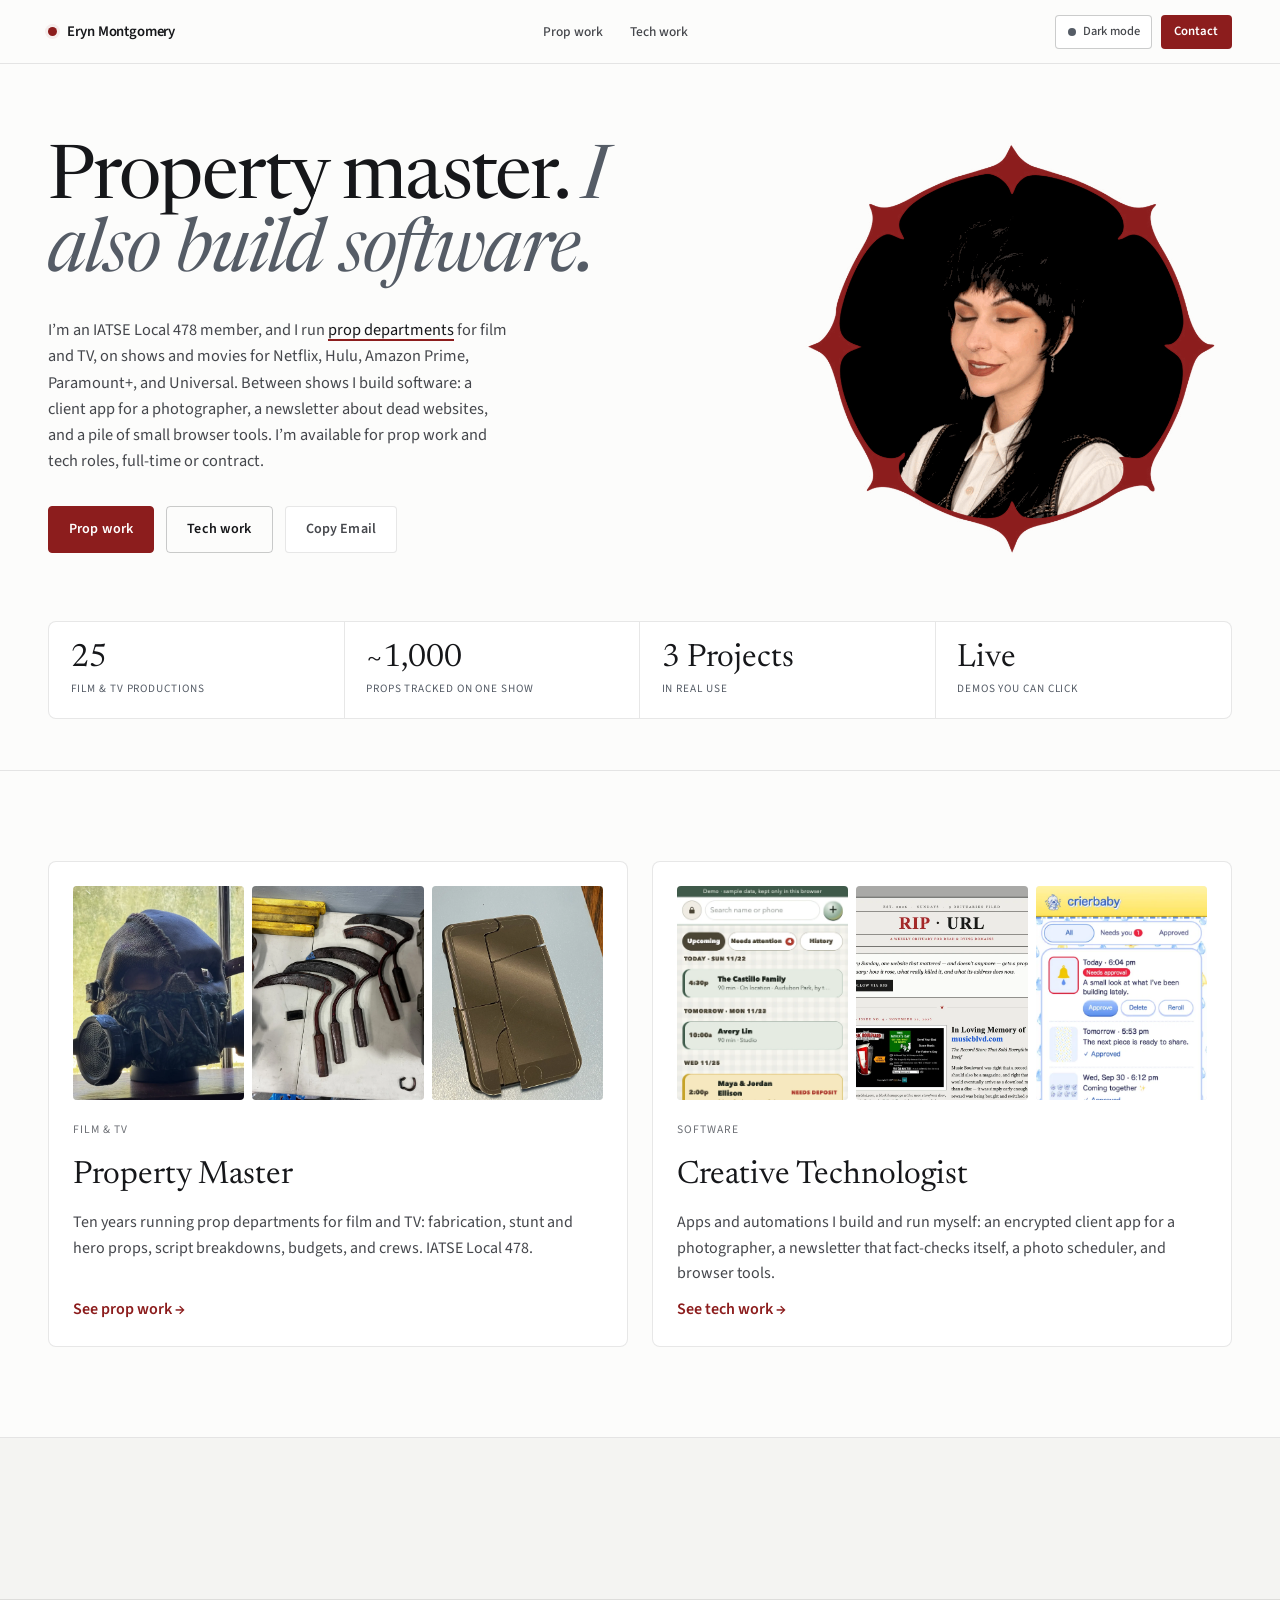
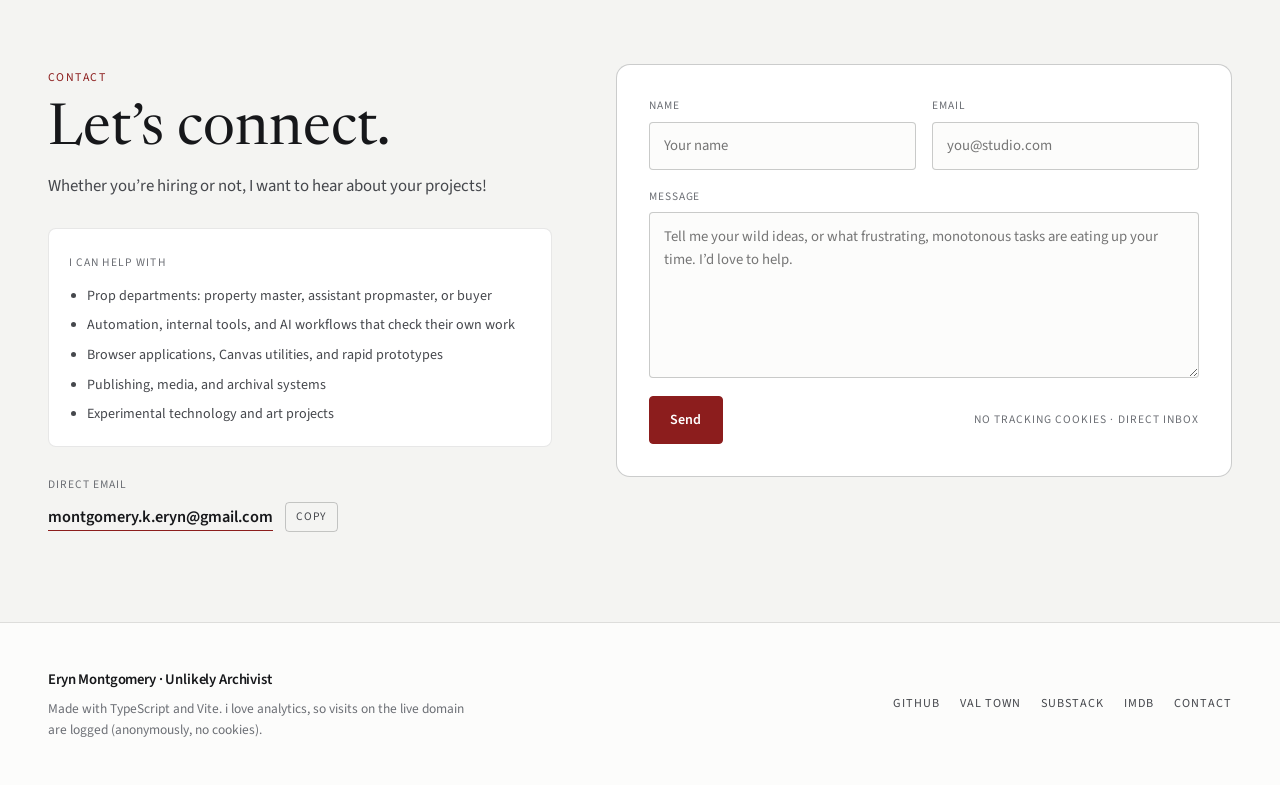
<file: index.html>
<!DOCTYPE html>
<html lang="en" data-theme="light">
<head>
  <meta charset="UTF-8">
  <meta name="viewport" content="width=device-width, initial-scale=1.0">
  <title>Eryn Montgomery · Property Master &amp; Creative Technologist</title>
  <meta name="description" content="Eryn Montgomery: film and TV property master (IATSE Local 478) and creative technologist who builds apps and automations.">
  <meta property="og:title" content="Eryn Montgomery · Property Master &amp; Creative Technologist">
  <meta property="og:description" content="Autonomous systems, encrypted browser apps, fictional worlds, and a decade running film prop departments.">
  <meta property="og:type" content="website">
  <meta property="og:url" content="https://erynmontgomery.com/">
  <meta property="og:image" content="media/og-image.png">
  <meta name="twitter:card" content="summary_large_image">
  <link rel="icon" href="media/favicon.svg" type="image/svg+xml">
  <link rel="icon" href="media/favicon.png" sizes="64x64">
  <link rel="preconnect" href="https://fonts.googleapis.com">
  <link rel="preconnect" href="https://fonts.gstatic.com" crossorigin>
  <link href="https://fonts.googleapis.com/css2?family=Newsreader:ital,opsz,wght@0,6..72,400;0,6..72,500;1,6..72,400&family=IBM+Plex+Mono:wght@400;500&family=Source+Sans+3:wght@400;500;600;700&display=swap" rel="stylesheet">
  <script>
    try {
      var savedTheme = localStorage.getItem('eryn-theme');
      if (savedTheme === 'light' || savedTheme === 'dark') {
        document.documentElement.dataset.theme = savedTheme;
      }
    } catch (e) {}
  </script>
  <script type="module" crossorigin src="./build/main-BrzuO7md.js"></script>
  <link rel="stylesheet" crossorigin href="./build/main-Bi_H7M8p.css">
</head>
<body data-page="home">
  <a class="skip-link" href="#main">Skip to content</a>

  <header class="topbar" id="topbar">
    <div class="container topbar-inner">
      <a class="brand" href="#top">
        <span class="brand-mark" aria-hidden="true"></span>
        <span class="brand-name">Eryn Montgomery</span>
      </a>

      <nav class="main-nav" aria-label="Primary sections">
        <a href="props.html">Prop work</a>
        <a href="tech.html">Tech work</a>
      </nav>

      <div class="topbar-controls">
        <button type="button" class="theme-toggle" id="theme-toggle" aria-pressed="false" title="Switch to dark mode">
          <span class="theme-dot" aria-hidden="true"></span>
          <span class="theme-label">Dark mode</span>
        </button>
        <a class="nav-cta" href="#contact">Contact</a>
      </div>
    </div>
  </header>

  <main id="main">
    <section id="top" class="section-hero" aria-label="Introduction"></section>
    <section id="paths" class="section-band" aria-label="Prop work and tech work"></section>
    <section id="dossier" class="section-band section-alt" aria-label="Contact"></section>
  </main>

  <footer class="colophon">
    <div class="container colophon-inner">
      <div class="colophon-left">
        <span class="brand-name">Eryn Montgomery · Unlikely Archivist</span>
        <p class="colophon-note">
          Made with TypeScript and Vite. i love analytics, so visits on the live domain are logged (anonymously, no cookies).
        </p>
      </div>
      <div class="colophon-links">
        <a href="https://github.com/unlikely-archivist" target="_blank" rel="noopener noreferrer">GitHub</a>
        <a href="https://www.val.town/u/unlikelyarchivist" target="_blank" rel="noopener noreferrer">Val Town</a>
        <a href="https://substack.com/@unlikelyarchivist" target="_blank" rel="noopener noreferrer">Substack</a>
        <a href="https://www.imdb.com/name/nm5005363/" target="_blank" rel="noopener noreferrer">IMDb</a>
        <a href="#contact">Contact</a>
      </div>
    </div>
  </footer>

  <!-- Archival Image Lightbox -->
  <div class="lightbox" id="lightbox" role="dialog" aria-modal="true" aria-label="Image inspector" hidden>
    <div class="lightbox-frame">
      <button type="button" class="lightbox-close" id="lightbox-close" aria-label="Close image inspector">ESC ✕</button>
      <img id="lightbox-img" alt="">
      <p class="lightbox-caption" id="lightbox-caption"></p>
    </div>
  </div>

  <!-- Toast Notice -->
  <div class="toast" id="toast" role="status" aria-live="polite">
    <span class="toast-dot" aria-hidden="true"></span>
    <span class="toast-msg"></span>
  </div>

</body>
</html>
</file>
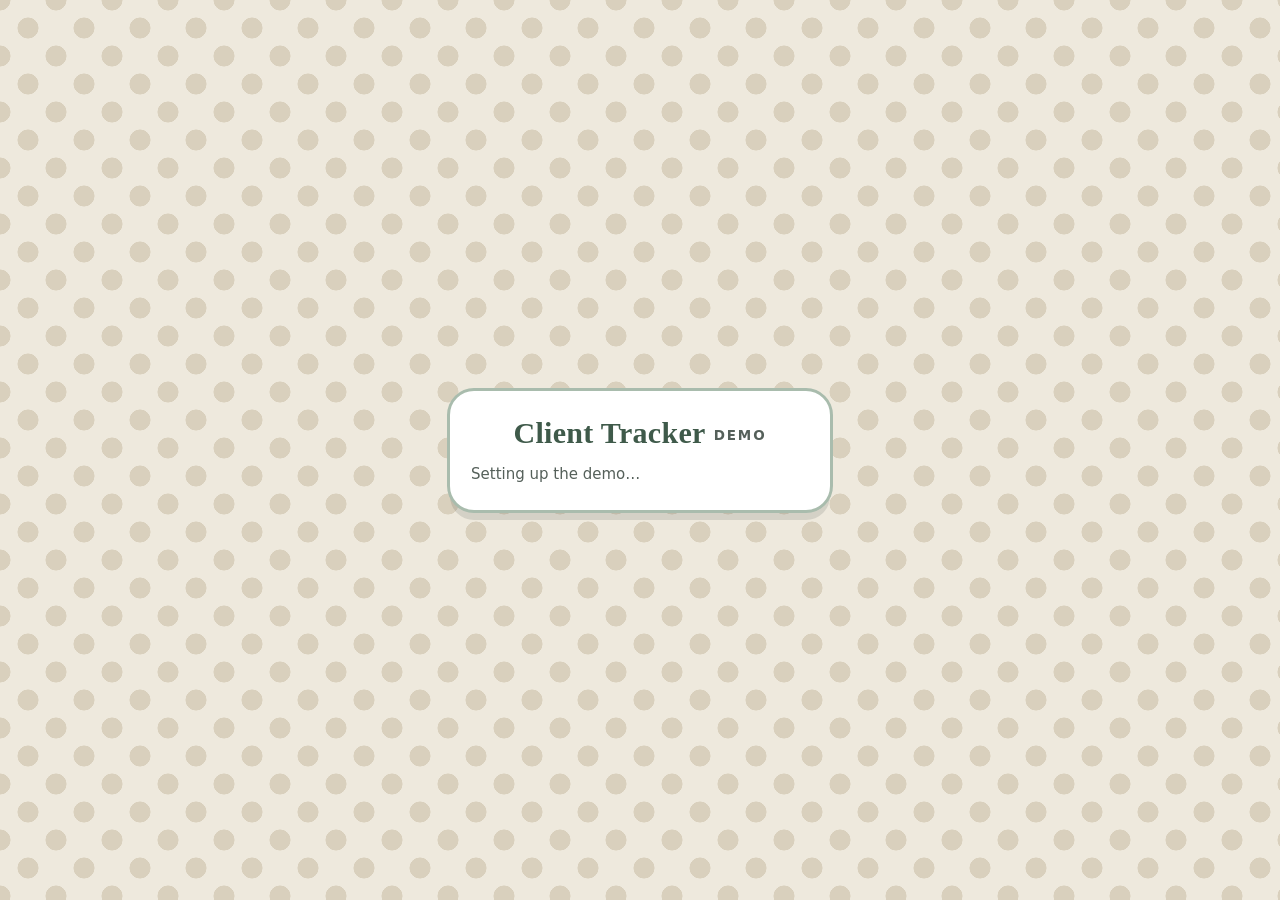
<file: client-tracker/index.html>
<!doctype html>
<html lang="en">
<head>
  <meta charset="utf-8">
  <meta name="viewport" content="width=device-width, initial-scale=1, viewport-fit=cover">
  <meta http-equiv="Content-Security-Policy" content="default-src 'self'; script-src 'self'; style-src 'self'; img-src 'self' data:; connect-src 'self'; manifest-src 'self'; worker-src 'self'; base-uri 'none'; form-action 'none'; object-src 'none'">
  <meta name="referrer" content="no-referrer">
  <meta name="robots" content="noindex, nofollow">
  <meta name="theme-color" content="#3f5a4a">
  <meta name="apple-mobile-web-app-capable" content="yes">
  <meta name="mobile-web-app-capable" content="yes">
  <meta name="apple-mobile-web-app-title" content="Client Tracker">
  <meta name="description" content="Demo: an encrypted booking, contract and gallery-delivery app for a solo photographer, with made-up sample data.">
  <link rel="manifest" href="manifest.webmanifest">
  <link rel="icon" href="icons/icon-192.png">
  <link rel="apple-touch-icon" href="icons/apple-touch-icon.png">
  <link rel="stylesheet" href="css/styles.css">
  <title>Client Tracker Demo · Eryn Montgomery</title>
  <script type="module" src="js/app.js"></script>
</head>
<body>
  <div id="app"></div>
  <noscript>This demo needs JavaScript.</noscript>
</body>
</html>
</file>
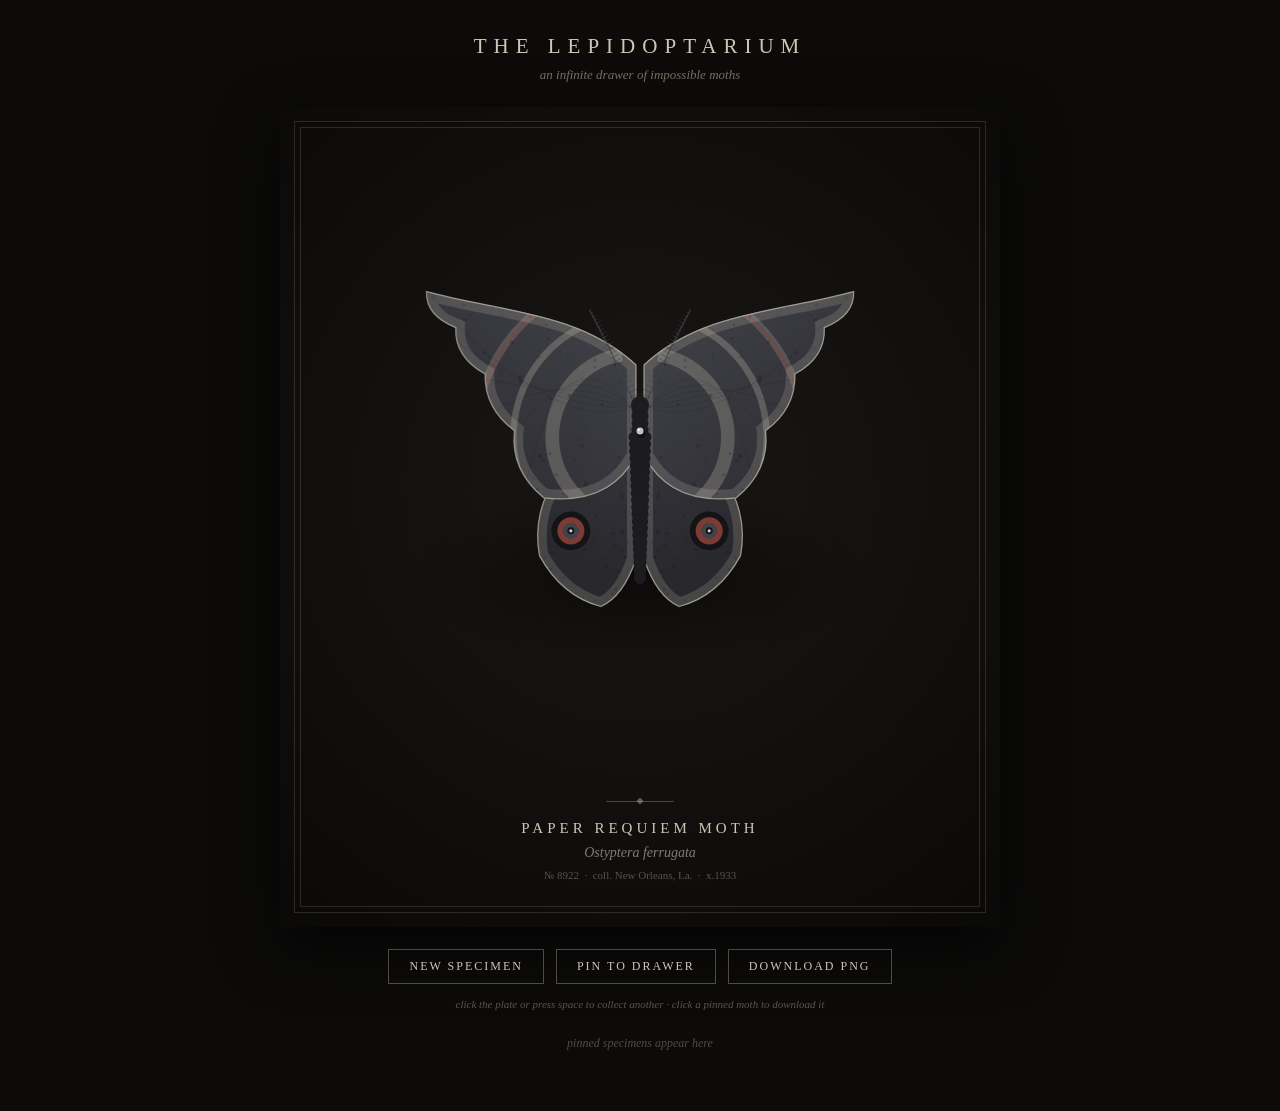
<file: lepidoptarium/index.html>
<!DOCTYPE html>
<html lang="en">
<head>
<meta charset="utf-8">
<meta name="viewport" content="width=device-width, initial-scale=1">
<title>The Lepidoptarium</title>
<style>
  :root { --ink: #cfc6b4; --faint: rgba(207,198,180,.35); }
  * { margin: 0; padding: 0; box-sizing: border-box; }
  body {
    background: #0c0b0a; color: var(--ink);
    font-family: Georgia, "Times New Roman", serif;
    display: flex; flex-direction: column; align-items: center;
    min-height: 100vh; padding: 34px 16px 60px;
  }
  h1 { font-weight: normal; font-size: 21px; letter-spacing: 7px; text-transform: uppercase; }
  .sub { font-style: italic; font-size: 13px; color: rgba(207,198,180,.55); margin: 8px 0 24px; }
  canvas#plate { cursor: pointer; box-shadow: 0 20px 60px rgba(0,0,0,.7); border-radius: 2px; }
  .controls { display: flex; gap: 12px; margin-top: 22px; flex-wrap: wrap; justify-content: center; }
  button {
    background: transparent; color: var(--ink); border: 1px solid var(--faint);
    font-family: Georgia, serif; font-size: 12px; letter-spacing: 2px; text-transform: uppercase;
    padding: 9px 20px; cursor: pointer; transition: border-color .2s, background .2s;
  }
  button:hover { border-color: rgba(207,198,180,.8); background: rgba(255,255,255,.04); }
  .hint { font-size: 11px; font-style: italic; color: rgba(207,198,180,.4); margin-top: 14px; }
  #drawer {
    display: flex; flex-wrap: wrap; gap: 10px; justify-content: center;
    margin-top: 26px; max-width: 740px;
  }
  #drawer .empty { font-size: 12px; font-style: italic; color: rgba(207,198,180,.35); }
  #drawer img {
    height: 96px; width: auto; padding: 3px; background: #131110;
    border: 1px solid var(--faint); cursor: pointer; transition: transform .15s;
  }
  #drawer img:hover { transform: translateY(-3px); border-color: rgba(207,198,180,.7); }
</style>
</head>
<body>
<h1>The Lepidoptarium</h1>
<div class="sub">an infinite drawer of impossible moths</div>
<canvas id="plate"></canvas>
<div class="controls">
  <button id="btnNew">New specimen</button>
  <button id="btnPin">Pin to drawer</button>
  <button id="btnSave">Download PNG</button>
</div>
<div class="hint">click the plate or press space to collect another · click a pinned moth to download it</div>
<div id="drawer"><span class="empty">pinned specimens appear here</span></div>

<script>
(() => {
  const W = 720, H = 820, CX = 360, HALF_W = 360;
  const DPR = Math.min(window.devicePixelRatio || 1, 2);
  const plate = document.getElementById('plate');
  plate.width = W * DPR; plate.height = H * DPR;
  plate.style.width = W + 'px'; plate.style.height = H + 'px';
  const ctx = plate.getContext('2d');

  // seeded rng so wings, patterns, and name all come from one specimen number
  function mulberry32(a) {
    return function() {
      a |= 0; a = a + 0x6D2B79F5 | 0;
      let t = Math.imul(a ^ a >>> 15, 1 | a);
      t = t + Math.imul(t ^ t >>> 7, 61 | t) ^ t;
      return ((t ^ t >>> 14) >>> 0) / 4294967296;
    };
  }
  const pick = (r, arr) => arr[Math.floor(r() * arr.length)];

  const PALETTES = [
    { base: ['#e7dfc9', '#c6b891'], band: '#6f5a3e', accent: '#a3402f', spot: '#2f2a24', body: '#3a332b' },
    { base: ['#7a3540', '#4a1f27'], band: '#d8c9b0', accent: '#c98f5f', spot: '#1d1416', body: '#2a1b1e' },
    { base: ['#6d7484', '#464c59'], band: '#d5d0c4', accent: '#b08d54', spot: '#22242b', body: '#2b2d33' },
    { base: ['#5f6a49', '#3c4430'], band: '#cdbb8a', accent: '#8a4a33', spot: '#20241a', body: '#2c3024' },
    { base: ['#6a5975', '#42374b'], band: '#c9bfa8', accent: '#a67f9e', spot: '#241f29', body: '#2b2530' },
    { base: ['#c09a4f', '#8a6930'], band: '#3d2f1c', accent: '#e3d3ae', spot: '#241c10', body: '#33270f' },
    { base: ['#dbd9d3', '#a8a49a'], band: '#757167', accent: '#a08a6a', spot: '#33302a', body: '#4a463f' },
    { base: ['#42434a', '#28282d'], band: '#b8b2a4', accent: '#7d3b34', spot: '#141417', body: '#1c1c20' },
  ];

  const GEN_A = ['Ache', 'Noct', 'Vesp', 'Umbr', 'Cal', 'Mor', 'Than', 'Lun', 'Oph', 'Sel', 'Nyx', 'Ereb', 'Mel', 'Ost'];
  const GEN_B = ['rontia', 'ilia', 'erana', 'osoma', 'yptera', 'antha', 'essa', 'ura', 'elia', 'ophane'];
  const SP_A = ['velut', 'funer', 'lumin', 'obscur', 'reliqu', 'tenebr', 'argent', 'sepulcr', 'crepusc', 'ferrug'];
  const SP_B = ['ina', 'alis', 'ata', 'osa', 'ella', 'ica'];
  const ADJ = ['Veiled', 'Mourning', 'Wrought-Iron', 'Paper', 'Hollow', 'Vesper', 'Salt-Kissed', 'Candle-Drunk', 'Ironlace', 'Twice-Pinned', 'Hymnal', 'Levee', 'Creole', 'Garden-District', 'Bywater'];
  const NOUN = ['Sorrow', 'Reliquary', 'Archivist', 'Widow', 'Lantern', 'Requiem', 'Parish', 'Curfew', 'Sacrament', 'Procession', 'Séance', 'Vigil'];
  const ROMAN = ['i', 'ii', 'iii', 'iv', 'v', 'vi', 'vii', 'viii', 'ix', 'x', 'xi', 'xii'];

  function makeLayer() {
    const c = document.createElement('canvas');
    c.width = W * DPR; c.height = H * DPR;
    const x = c.getContext('2d');
    x.setTransform(DPR, 0, 0, DPR, 0, 0);
    return [c, x];
  }

  // ---- wing half: everything right of the body's midline, mirrored at composite time ----
  function renderHalf(r, pal) {
    const c = document.createElement('canvas');
    c.width = HALF_W * DPR; c.height = H * DPR;
    const x = c.getContext('2d');
    x.setTransform(DPR, 0, 0, DPR, 0, 0);

    const spanF = 200 + r() * 115;
    const tipY = 150 + r() * 70;
    const mBotX = 60 + r() * 40, mBotY = 385 + r() * 25;

    const fore = new Path2D();
    fore.moveTo(4, 258);
    fore.bezierCurveTo(60, 205, 140, tipY + 20, spanF, tipY);
    const scallops = 3 + Math.floor(r() * 3);
    let px = spanF, py = tipY;
    for (let i = 1; i <= scallops; i++) {
      const t = i / scallops;
      const nx = spanF + (mBotX - spanF) * t;
      const ny = tipY + (mBotY - tipY) * (t * t * 0.4 + t * 0.6);
      fore.quadraticCurveTo((px + nx) / 2 + 14 + r() * 10, (py + ny) / 2 + 6, nx, ny);
      px = nx; py = ny;
    }
    fore.quadraticCurveTo(30, mBotY + 8, 4, 348);
    fore.closePath();

    const spanH = spanF * (0.5 + r() * 0.2);
    const hasTail = r() < 0.3;
    const hBot = 470 + r() * 60;
    const hw = new Path2D();
    hw.moveTo(4, 340);
    hw.bezierCurveTo(70, 330, spanH, 360 + r() * 30, spanH * 0.9, 430 + r() * 40);
    if (hasTail) {
      let tailLen = 90 + r() * 80;
      if (hBot + tailLen > 655) tailLen = 655 - hBot;
      const tx = spanH * 0.45;
      hw.quadraticCurveTo(spanH * 0.75, hBot, tx + 14, hBot + 30);
      hw.quadraticCurveTo(tx + 20, hBot + tailLen * 0.55, tx + r() * 8 - 2, hBot + tailLen);
      hw.quadraticCurveTo(tx - 14, hBot + tailLen * 0.5, tx - 18, hBot + 24);
      hw.quadraticCurveTo(spanH * 0.3, hBot - 6, 4, 452);
    } else {
      hw.quadraticCurveTo(spanH * 0.7, hBot, spanH * 0.35, hBot + 10);
      hw.quadraticCurveTo(spanH * 0.15, hBot, 4, 452);
    }
    hw.closePath();

    paintWing(x, hw, r, pal, false, spanH, 340);
    paintWing(x, fore, r, pal, true, spanF, tipY);
    return c;
  }

  function paintWing(x, path, r, pal, isFore, span, tipY) {
    x.save();
    x.clip(path);
    const g = x.createLinearGradient(0, 200, span, 430);
    g.addColorStop(0, pal.base[0]);
    g.addColorStop(1, pal.base[1]);
    x.fillStyle = g;
    x.fillRect(0, 0, HALF_W, H);

    // contour bands: arcs swung from the wing root
    const nb = 2 + Math.floor(r() * 3);
    for (let i = 0; i < nb; i++) {
      x.beginPath();
      x.arc(4, 330, span * (0.35 + i * 0.2 + r() * 0.08), -1.4, 0.9);
      x.strokeStyle = pal.band;
      x.globalAlpha = 0.25 + r() * 0.3;
      x.lineWidth = 6 + r() * 14;
      x.stroke();
    }
    x.beginPath();
    x.arc(4, 330, span * (0.5 + r() * 0.25), -1.3, 0.8);
    x.strokeStyle = pal.accent;
    x.globalAlpha = 0.3;
    x.lineWidth = 3 + r() * 5;
    x.stroke();

    // darkened outer margin
    x.globalAlpha = 0.22;
    x.strokeStyle = pal.band;
    x.lineWidth = 18;
    x.stroke(path);

    // veins fanning from the root
    x.globalAlpha = 0.13;
    x.strokeStyle = pal.spot;
    x.lineWidth = 1;
    for (let i = 0; i < 6; i++) {
      const t = i / 5;
      x.beginPath();
      x.moveTo(8, 300 + (isFore ? 0 : 60));
      x.quadraticCurveTo(span * 0.4, 330 - (330 - tipY) * t * 0.8, span * (1 - 0.45 * t), tipY + (395 - tipY) * t);
      x.stroke();
    }

    // speckle dust
    const nd = 100 + Math.floor(r() * 140);
    x.fillStyle = pal.spot;
    for (let i = 0; i < nd; i++) {
      x.globalAlpha = 0.05 + r() * 0.22;
      x.beginPath();
      x.arc(r() * span, (isFore ? tipY - 20 : 330) + r() * (isFore ? 520 - tipY : 260), 0.5 + r() * 1.8, 0, 7);
      x.fill();
    }

    if (isFore ? r() < 0.75 : r() < 0.3) {
      const ex = span * 0.52 + r() * span * 0.1;
      const ey = isFore ? tipY + (330 - tipY) * 0.55 : 420 + r() * 40;
      const r0 = 10 + r() * 13;
      x.globalAlpha = 1;
      const ring = (rad, col) => { x.beginPath(); x.arc(ex, ey, rad, 0, 7); x.fillStyle = col; x.fill(); };
      ring(r0, pal.spot);
      ring(r0 * 0.7, pal.accent);
      ring(r0 * 0.42, pal.base[0]);
      ring(r0 * 0.18, pal.spot);
      x.globalAlpha = 0.8; ring(1.6, '#fff');
    }
    x.restore();

    x.globalAlpha = 0.8;
    x.strokeStyle = pal.band;
    x.lineWidth = 1.25;
    x.stroke(path);
    x.globalAlpha = 1;
  }

  // ---- static background: plate, vignette, grain, shadow, label ----
  function renderBg(meta, pal) {
    const [c, x] = makeLayer();
    x.fillStyle = '#161412';
    x.fillRect(0, 0, W, H);

    const grain = 3600;
    for (let i = 0; i < grain; i++) {
      x.globalAlpha = 0.028;
      x.fillStyle = Math.random() < 0.5 ? '#000' : '#fff';
      x.fillRect(Math.random() * W, Math.random() * H, 1, 1);
    }
    x.globalAlpha = 1;

    const v = x.createRadialGradient(CX, 380, 140, CX, 380, 560);
    v.addColorStop(0, 'rgba(0,0,0,0)');
    v.addColorStop(1, 'rgba(0,0,0,.55)');
    x.fillStyle = v;
    x.fillRect(0, 0, W, H);

    x.strokeStyle = 'rgba(207,198,180,.16)';
    x.lineWidth = 1;
    x.strokeRect(14.5, 14.5, W - 29, H - 29);
    x.strokeRect(20.5, 20.5, W - 41, H - 41);

    const s = x.createRadialGradient(CX, 470, 10, CX, 470, 240);
    s.addColorStop(0, 'rgba(0,0,0,.45)');
    s.addColorStop(1, 'rgba(0,0,0,0)');
    x.save();
    x.translate(CX, 470); x.scale(1, 0.38); x.translate(-CX, -470);
    x.fillStyle = s;
    x.fillRect(CX - 260, 230, 520, 480);
    x.restore();

    // specimen label
    x.strokeStyle = 'rgba(207,198,180,.3)';
    x.beginPath(); x.moveTo(CX - 34, 694.5); x.lineTo(CX + 34, 694.5); x.stroke();
    x.save();
    x.translate(CX, 694); x.rotate(Math.PI / 4);
    x.fillStyle = 'rgba(207,198,180,.4)';
    x.fillRect(-2.5, -2.5, 5, 5);
    x.restore();

    x.textAlign = 'center';
    x.fillStyle = '#cfc6b4';
    if ('letterSpacing' in x) x.letterSpacing = '4px';
    x.font = '15px Georgia, serif';
    x.fillText(meta.common.toUpperCase(), CX, 726);
    if ('letterSpacing' in x) x.letterSpacing = '0px';
    x.fillStyle = 'rgba(207,198,180,.6)';
    x.font = 'italic 14px Georgia, serif';
    x.fillText(meta.genus + ' ' + meta.species, CX, 750);
    x.fillStyle = 'rgba(207,198,180,.38)';
    x.font = '11px Georgia, serif';
    x.fillText('№ ' + meta.no + '  ·  coll. New Orleans, La.  ·  ' + meta.coll, CX, 772);
    return c;
  }

  // ---- static foreground: body, fuzz, antennae, pin ----
  function renderBody(r, pal) {
    const [c, x] = makeLayer();

    const quadPt = (p0, cp, p1, t) => ({
      x: (1 - t) ** 2 * p0.x + 2 * (1 - t) * t * cp.x + t * t * p1.x,
      y: (1 - t) ** 2 * p0.y + 2 * (1 - t) * t * cp.y + t * t * p1.y,
      dx: 2 * (1 - t) * (cp.x - p0.x) + 2 * t * (p1.x - cp.x),
      dy: 2 * (1 - t) * (cp.y - p0.y) + 2 * t * (p1.y - cp.y),
    });
    const tipDX = 46 + r() * 30, tipDY = 218 - r() * 30;
    for (const side of [1, -1]) {
      const p0 = { x: CX + 4 * side, y: 300 };
      const cp = { x: CX + 30 * side, y: 240 };
      const p1 = { x: CX + tipDX * side, y: tipDY };
      x.strokeStyle = pal.base[0];
      x.globalAlpha = 0.85;
      x.lineWidth = 1.2;
      x.beginPath();
      x.moveTo(p0.x, p0.y);
      x.quadraticCurveTo(cp.x, cp.y, p1.x, p1.y);
      x.stroke();
      // pectinate barbs, tapering toward the tip
      x.lineWidth = 0.8;
      for (let i = 2; i <= 24; i++) {
        const t = i / 24;
        const q = quadPt(p0, cp, p1, t);
        const m = Math.hypot(q.dx, q.dy) || 1;
        const nx = -q.dy / m, ny = q.dx / m;
        const len = 8 * (1 - t * 0.85) + 1;
        x.globalAlpha = 0.6;
        x.beginPath();
        x.moveTo(q.x - nx * len * side, q.y - ny * len * side);
        x.lineTo(q.x + nx * len * 0.55 * side, q.y + ny * len * 0.55 * side);
        x.stroke();
      }
    }
    x.globalAlpha = 1;

    x.fillStyle = pal.body;
    for (let y = 302; y <= 470; y += 7) {
      const w = y < 330 ? 13 : 15 * (1 - (y - 330) / 195) + 4;
      x.beginPath();
      x.ellipse(CX, y, w / 2 + 2, 7, 0, 0, 7);
      x.fill();
    }
    x.beginPath(); x.arc(CX, 298, 9, 0, 7); x.fill();

    x.strokeStyle = pal.base[1];
    for (let i = 0; i < 70; i++) {
      const y = 300 + r() * 170;
      const w = (y < 330 ? 8 : 9 * (1 - (y - 330) / 195) + 3);
      const a = r() * Math.PI;
      const l = 3 + r() * 5;
      x.globalAlpha = 0.18;
      x.lineWidth = 0.7;
      x.beginPath();
      x.moveTo(CX + (r() * 2 - 1) * w, y);
      x.lineTo(CX + (r() * 2 - 1) * w + Math.cos(a) * l, y - Math.abs(Math.sin(a)) * l);
      x.stroke();
    }
    x.globalAlpha = 1;

    // the pin
    x.fillStyle = 'rgba(0,0,0,.4)';
    x.beginPath(); x.arc(CX + 1, 326, 4.5, 0, 7); x.fill();
    x.fillStyle = '#c9c2b4';
    x.beginPath(); x.arc(CX, 324, 3.5, 0, 7); x.fill();
    x.fillStyle = '#fff';
    x.globalAlpha = 0.9;
    x.beginPath(); x.arc(CX - 1.2, 322.8, 1.1, 0, 7); x.fill();
    x.globalAlpha = 1;
    return c;
  }

  function makeMeta(r) {
    return {
      genus: pick(r, GEN_A) + pick(r, GEN_B),
      species: pick(r, SP_A) + pick(r, SP_B),
      common: pick(r, ADJ) + ' ' + pick(r, NOUN) + ' Moth',
      no: String(1000 + Math.floor(r() * 9000)),
      coll: pick(r, ROMAN) + '.' + (1850 + Math.floor(r() * 177)),
    };
  }

  let bgLayer, wingHalf, bodyLayer, meta;

  function regen(seed) {
    seed = seed === undefined ? Math.floor(Math.random() * 1e9) : seed;
    const r = mulberry32(seed);
    const pal = pick(r, PALETTES);
    meta = makeMeta(r);
    wingHalf = renderHalf(r, pal);
    bodyLayer = renderBody(r, pal);
    bgLayer = renderBg(meta, pal);
    if (reducedMotion) drawFrame(1);
  }

  function drawFrame(flex) {
    ctx.setTransform(DPR, 0, 0, DPR, 0, 0);
    ctx.clearRect(0, 0, W, H);
    ctx.drawImage(bgLayer, 0, 0, W, H);
    for (const side of [1, -1]) {
      ctx.save();
      ctx.translate(CX, 0);
      ctx.scale(flex * side, 1);
      ctx.drawImage(wingHalf, 0, 0, HALF_W, H);
      ctx.restore();
    }
    ctx.drawImage(bodyLayer, 0, 0, W, H);
  }

  const reducedMotion = window.matchMedia('(prefers-reduced-motion: reduce)').matches;
  regen();
  if (!reducedMotion) {
    (function loop(t) {
      drawFrame(0.985 + 0.015 * Math.sin(t * 0.0016));
      requestAnimationFrame(loop);
    })(0);
  }

  function snapshot() {
    drawFrame(1);
    const url = plate.toDataURL('image/png');
    if (!reducedMotion) drawFrame(0.985);
    return url;
  }
  const filename = () => (meta.genus + '-' + meta.species + '-' + meta.no + '.png').toLowerCase();
  function download(url, name) {
    const a = document.createElement('a');
    a.href = url; a.download = name;
    a.click();
  }

  plate.addEventListener('click', () => regen());
  document.getElementById('btnNew').addEventListener('click', () => regen());
  document.addEventListener('keydown', e => {
    if (e.code === 'Space') { e.preventDefault(); regen(); }
  });
  document.getElementById('btnSave').addEventListener('click', () => download(snapshot(), filename()));
  document.getElementById('btnPin').addEventListener('click', () => {
    const drawer = document.getElementById('drawer');
    const empty = drawer.querySelector('.empty');
    if (empty) empty.remove();
    const img = document.createElement('img');
    img.src = snapshot();
    img.title = meta.common + ' — ' + meta.genus + ' ' + meta.species + ' · № ' + meta.no;
    const name = filename();
    img.addEventListener('click', () => download(img.src, name));
    drawer.appendChild(img);
    while (drawer.children.length > 24) drawer.firstChild.remove();
  });
})();
</script>
</body>
</html>
</file>
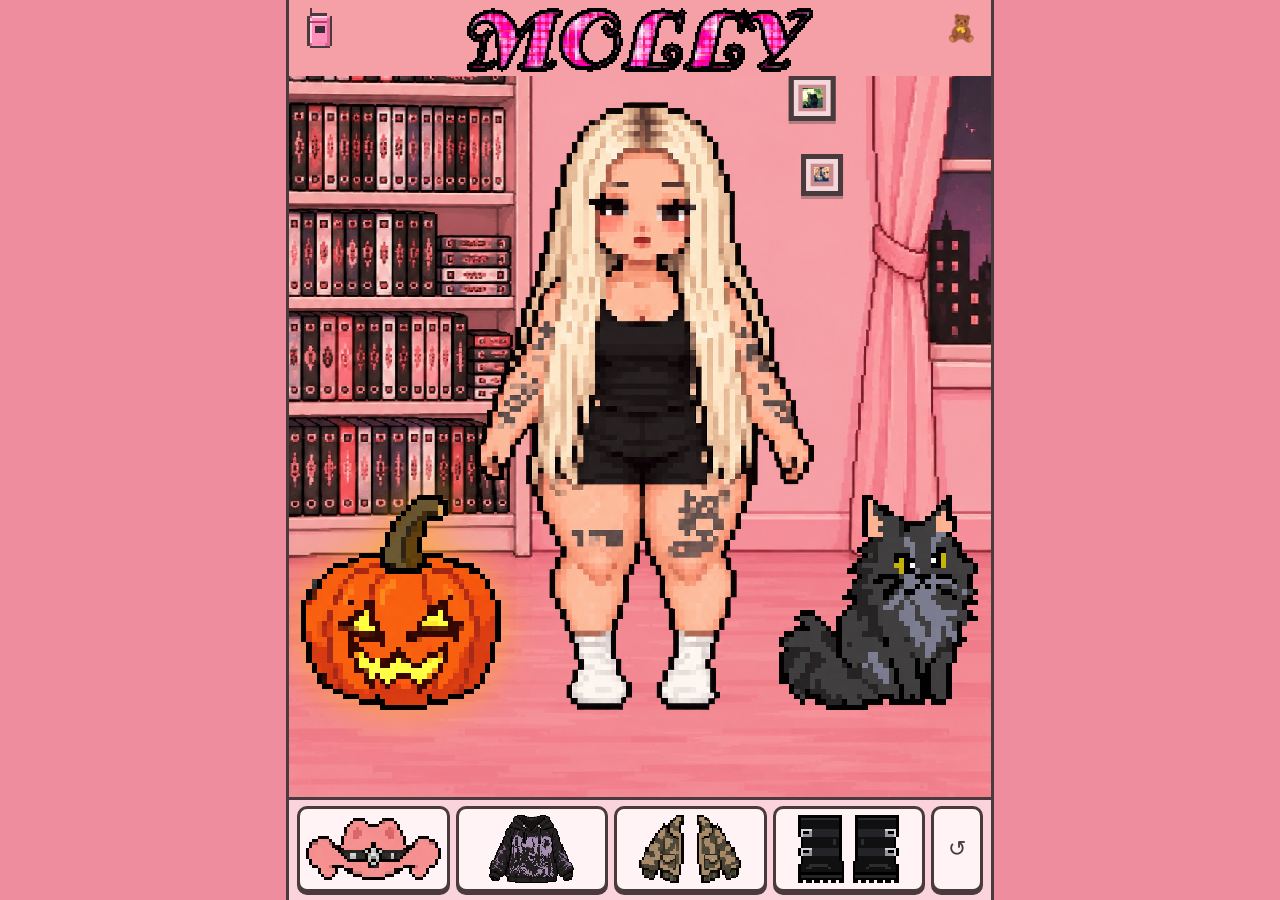
<file: mj/index.html>
<!doctype html>
<html lang="en">
<head>
<meta charset="utf-8">
<meta name="viewport" content="width=device-width,initial-scale=1,viewport-fit=cover">
<meta name="theme-color" content="#f5a0a7">
<meta name="robots" content="noindex">
<title>MOLLY</title>
<!-- home-screen app: icon, name, opens full screen -->
<link rel="manifest" href="manifest.webmanifest">
<link rel="apple-touch-icon" href="assets/icons/apple-touch-icon.png">
<link rel="icon" type="image/png" sizes="32x32" href="assets/icons/favicon-32.png">
<meta name="apple-mobile-web-app-title" content="Molly">
<meta name="apple-mobile-web-app-capable" content="yes">
<meta name="mobile-web-app-capable" content="yes">
<meta name="apple-mobile-web-app-status-bar-style" content="black-translucent">
<style>
*{box-sizing:border-box}
html,body{margin:0;height:100%}
body{background:#ed8d9e;color:#493b3d;font:16px Georgia,serif;-webkit-tap-highlight-color:transparent;overscroll-behavior:none}
img{-webkit-user-drag:none;user-select:none;-webkit-user-select:none;-webkit-touch-callout:none}
.sr-only{position:absolute;width:1px;height:1px;margin:-1px;overflow:hidden;clip-path:inset(50%);white-space:nowrap}

/* one phone-shaped column; on wide screens it just sits in the middle */
.game{display:flex;flex-direction:column;height:100vh;height:100svh;min-height:520px;max-width:min(100%,calc(100svh * .78));margin:0 auto;position:relative;background:#f5a0a7;box-shadow:0 0 0 3px #493b3d}
header{flex:none;padding:max(4px,env(safe-area-inset-top)) 8px 0;text-align:center;background:#f5a0a7;position:relative;z-index:5}
.arcade{position:absolute;top:max(6px,env(safe-area-inset-top));right:8px;display:grid;place-items:center;width:44px;height:44px;font-size:26px;text-decoration:none;border-radius:10px;touch-action:manipulation} /* a teddy in the corner opens the claw machine */
.arcade:focus-visible{outline:3px dashed #493b3d;outline-offset:2px}
h1{margin:0;font-size:0}
.title-art{display:block;height:clamp(40px,8svh,64px);width:auto;max-width:calc(100% - 112px);margin:4px auto;image-rendering:pixelated}

/* the room: the background is cropped, never stretched; things are placed using --ih (rendered image height) */
.stage{flex:1 1 auto;min-height:0;position:relative;overflow:hidden;container-type:size;touch-action:none}
.room{position:absolute;inset:0;background:url("assets/pink-room.jpg") center bottom / cover no-repeat;image-rendering:pixelated}
.room.bar{background-image:url("assets/bar.jpg")}
.stage>*{--ih:max(100cqh,calc(100cqw * 1.3278))}
.doll{--dh:min(calc(var(--ih) * .68),calc(100cqh - var(--ih) * .075 - 20px));position:absolute;left:50%;bottom:calc(var(--ih) * .075);height:var(--dh);width:calc(var(--dh) * 1090 / 1443);margin-left:calc(var(--dh) * -545 / 1443);touch-action:none}
/* the doll box only measures where Molly stands; she and every piece of clothing are drawn into one canvas over the room */
#outfit{position:absolute;inset:0;width:100%;height:100%;image-rendering:pixelated;touch-action:none;z-index:1}
#outfit.pop{animation:pop .22s ease-out}
@keyframes pop{0%{opacity:.85}100%{opacity:1}}

/* the closet shelf: always on screen */
.shelf{flex:none;position:relative;z-index:5;background:#fbd3dc;border-top:3px solid #493b3d;padding:6px 8px max(8px,env(safe-area-inset-bottom))}
.slots{display:grid;grid-template-columns:repeat(4,1fr) auto;gap:6px;align-items:stretch}
.slot{position:relative;display:grid;place-items:center;min-height:clamp(58px,10svh,84px);padding:6px;border:3px solid #493b3d;border-radius:10px;background:#fff3f6;box-shadow:0 3px 0 #493b3d;cursor:grab;touch-action:none;font:inherit;color:inherit}
.slot img{max-width:100%;max-height:clamp(42px,8svh,68px);object-fit:contain;image-rendering:pixelated;pointer-events:none}
.slot[aria-pressed="true"]{background:#f7b9c9;box-shadow:none;transform:translateY(3px)}
.slot[aria-pressed="true"] img{opacity:.3}
.slot:disabled{opacity:.45;cursor:default}
.slot[aria-pressed="true"]::after{content:"✓";position:absolute;top:2px;right:6px;font-weight:bold}
.reset{min-width:52px;cursor:pointer;font-size:22px;touch-action:manipulation}
/* "time to go out!" floats at the top of the room once she's wearing something */
.go{position:absolute;top:10px;left:50%;transform:translateX(-50%);z-index:4;padding:8px 18px;border:3px solid #493b3d;border-radius:999px;background:#ff7aa8;color:#fff;font:italic 18px Georgia,serif;box-shadow:0 3px 0 #493b3d;cursor:pointer;white-space:nowrap;touch-action:manipulation;animation:bob 1.6s ease-in-out infinite}
.go[hidden]{display:none}
@keyframes bob{50%{transform:translate(-50%,-3px)}}
/* at the bar the closet steps aside (same height, so Molly doesn't jump) */
.shelf.out .slots{visibility:hidden}
.outpanel{position:absolute;inset:0;display:none;flex-direction:column;align-items:center;justify-content:center;gap:6px;padding-bottom:env(safe-area-inset-bottom)}
.shelf.out .outpanel{display:flex}
.home{padding:6px 22px;font-size:24px;border:3px solid #493b3d;border-radius:10px;background:#fff3f6;box-shadow:0 3px 0 #493b3d;font:inherit;color:inherit;cursor:pointer;touch-action:manipulation}
.fade{position:fixed;inset:0;z-index:60;background:#1a1012;opacity:0;pointer-events:none;transition:opacity .35s}
.fade.on{opacity:1}
.slot:focus-visible{outline:3px dashed #493b3d;outline-offset:2px}

/* a little gallery wall: two photos above Molly's head, three between her and the curtain (--l, --b, --s in room heights); tap one to open it */
.photo{position:absolute;z-index:2;bottom:calc(var(--ih) * var(--b));left:calc(50% + var(--ih) * var(--l));width:calc(var(--ih) * var(--s));aspect-ratio:1;transform:translateX(-50%);padding:calc(var(--ih) * .009);border:calc(var(--ih) * .006) solid #493b3d;background:#c98a8f;box-shadow:inset 0 0 0 calc(var(--ih) * .005) #f3d7da,0 3px 0 rgba(73,59,61,.35);cursor:pointer;touch-action:manipulation}
.photo img{display:block;width:100%;height:100%;image-rendering:pixelated}
.photo[hidden]{display:none}
.photo:focus-visible{outline:3px dashed #493b3d;outline-offset:2px}
.album{position:fixed;inset:0;z-index:70;display:flex;flex-direction:column;align-items:center;justify-content:center;gap:12px;padding:16px;background:rgba(26,16,18,.92)}
.album[hidden]{display:none}
.album img{max-width:100%;max-height:calc(100svh - 120px);border:6px solid #fff3f6;box-shadow:0 0 0 3px #493b3d;object-fit:contain}
.album .row{display:flex;gap:10px;align-items:center;color:#fff3f6}
.album button{min-width:52px;min-height:44px;font-size:22px;border:3px solid #493b3d;border-radius:10px;background:#fff3f6;color:#493b3d;cursor:pointer;touch-action:manipulation}

/* a pink flip phone in the top-left corner: it rings now and then; answer it (or call out) and Eryn comes over */
.phone{position:absolute;top:max(6px,env(safe-area-inset-top));left:8px;display:grid;place-items:center;width:44px;height:44px;padding:0;border:0;background:none;cursor:pointer;touch-action:manipulation;z-index:6}
.phone img{height:40px;width:auto;image-rendering:pixelated;pointer-events:none}
.phone.ringing img{animation:buzz .09s linear infinite}
.phone.ringing::after{content:"";position:absolute;inset:2px;border-radius:50%;box-shadow:0 0 0 2px #fff3f6;animation:ripple .9s ease-out infinite;pointer-events:none}
@keyframes buzz{25%{transform:translate(-1px,0) rotate(-8deg)}75%{transform:translate(1px,0) rotate(8deg)}}
@keyframes ripple{0%{opacity:.9;transform:scale(.6)}100%{opacity:0;transform:scale(1.25)}}
.phone:focus-visible{outline:3px dashed #493b3d;outline-offset:2px}
.say{position:absolute;top:8px;left:8px;z-index:4;max-width:70%;padding:6px 12px;border:3px solid #493b3d;border-radius:12px 12px 12px 2px;background:#fff3f6;font:italic 16px Georgia,serif;box-shadow:0 3px 0 #493b3d;pointer-events:none;transition:opacity .25s}
.say[hidden]{display:block;opacity:0}
.ghost{position:fixed;z-index:50;pointer-events:none;image-rendering:pixelated;filter:drop-shadow(0 6px 4px rgba(73,59,61,.35));transition:opacity .15s}
.ghost.gone{opacity:0}
</style>
</head>
<body>
<div class="game">
  <header><h1><img class="title-art" src="assets/molly-title.gif" alt="MOLLY"></h1><button class="phone" id="phone" aria-label="Pink flip phone: call Eryn"><img id="phoneImg" src="assets/eryn/phone.png" alt=""></button><a class="arcade" href="claw.html" aria-label="Play the claw machine" title="Play the claw machine">🧸</a></header>

  <main class="stage" id="stage">
    <div class="room" id="room" aria-hidden="true"></div>
    <button class="photo" data-n="0" style="--l:.02;--b:.805;--s:.065" aria-label="Photo 1"><img src="assets/photos/frame-thumb-1.png" alt=""></button>
    <button class="photo" data-n="1" style="--l:.105;--b:.82;--s:.05" aria-label="Photo 2"><img src="assets/photos/frame-thumb-2.png" alt=""></button>
    <button class="photo" data-n="2" style="--l:.19;--b:.81;--s:.06" aria-label="Photo 3"><img src="assets/photos/frame-thumb-3.png" alt=""></button>
    <button class="photo" data-n="3" style="--l:.185;--b:.725;--s:.05" aria-label="Photo 4"><img src="assets/photos/frame-thumb-4.png" alt=""></button>
    <button class="photo" data-n="4" style="--l:.195;--b:.645;--s:.045" aria-label="Photo 5"><img src="assets/photos/frame-thumb-5.png" alt=""></button>
    <div class="doll" id="doll" aria-hidden="true"></div>
    <canvas id="outfit" role="img" aria-label="Molly"></canvas>
    <p class="say" id="say" hidden aria-hidden="true"></p>
    <button class="go" id="goOut" hidden>time to go out!</button>
  </main>

  <nav class="shelf" id="shelf" aria-label="Molly's closet">
    <div class="slots" id="slots">
      <button class="slot reset" id="reset" aria-label="Take everything off">↺</button>
    </div>
    <div class="outpanel"><button class="home" id="goHome" aria-label="Go home">⌂</button></div>
  </nav>
  <p class="sr-only" aria-live="polite" id="status"></p>
  <div class="fade" id="fade"></div>
  <div class="album" id="album" role="dialog" aria-label="Photo" hidden>
    <img id="albumImg" alt="">
    <div class="row"><button id="albumClose" aria-label="Close photo">✕</button></div>
  </div>
</div>

<script src="molly.js"></script>
<script>
// Molly's size, grid and clothes (ITEMS) live in molly.js, shared with the feast game.

const stage = document.getElementById('stage');
const doll = document.getElementById('doll');
const canvas = document.getElementById('outfit');
const ctx = canvas.getContext('2d');
const slots = document.getElementById('slots');
const statusEl = document.getElementById('status');
const placed = new Map(); // id → {x, y}: clothes that are out of the closet, wherever they were dropped
// the kitty lives in the room (never on the shelf); drawn on the same grid as Molly, in front of her
const KITTY = { id: 'kitty', name: 'kitty', src: 'assets/kitty.png', w: 456, z: 6 }; // the original 38 × 41 drawing, one block per pixel
let kittyPos = null, hop = 0;
// tapping the pumpkin opens the feast game (feast.html); it sits in her room and doesn't move.
// (Her Halloween costume and the spooky scene it used to switch on are in archive/halloween/.)
const PUMPKIN = { id: 'pumpkin', name: 'pumpkin', src: 'assets/pumpkin.png', w: 456, z: 6 }; // 38 × 41 drawing, one block per pixel
let pumpkinPos = null;
let scene = 'room'; // 'room' or 'bar'; the kitty only appears at home

// saved outfit (per device; the game works fine without it)
try {
  const saved = JSON.parse(localStorage.getItem('molly-placed')) || {};
  for (const it of ITEMS) if (Array.isArray(saved[it.id])) placed.set(it.id, { x: saved[it.id][0], y: saved[it.id][1] });
  const k = JSON.parse(localStorage.getItem('molly-kitty-v2'));
  if (Array.isArray(k)) kittyPos = { x: k[0], y: k[1] };
  localStorage.removeItem('molly-costume'); // the costume is archived; nobody stays stuck in it
} catch {}
const save = () => {
  try {
    localStorage.setItem('molly-placed', JSON.stringify(Object.fromEntries([...placed].map(([k, v]) => [k, [v.x, v.y]]))));
    if (kittyPos) localStorage.setItem('molly-kitty-v2', JSON.stringify([kittyPos.x, kittyPos.y]));
  } catch {}
};

const load = src => { const img = new Image(); img.onload = () => paint(); img.src = src; return img; }; // repaint as each picture arrives
const base = load('assets/doll-base.png'), hair = load('assets/hair-front.png');
let hidden = null; // the item being dragged

// ---- blinking: every few seconds her eyelids close for a moment (drawn on her 12px grid, over doll-base.png's eyes) ----
const LIDS = new Image();
{
  const c = document.createElement('canvas'); c.width = DOLL_W; c.height = DOLL_H;
  const g = c.getContext('2d');
  for (const [x0, x1, y, flick] of [[430, 518, 228, 418], [586, 670, 240, 670]]) { // her right eye sits a block lower
    g.fillStyle = '#f8b393'; g.fillRect(x0, y - 12, x1 - x0, 60); // lid skin over the open eye
    g.fillStyle = '#341e1e';
    g.fillRect(x0 + 12, y + 36, x1 - x0 - 24, 12); // closed lash line, curving up at the ends
    g.fillRect(x0, y + 24, 12, 12); g.fillRect(x1 - 12, y + 24, 12, 12);
    g.fillRect(flick, y + 12, 12, 12); // lash flick at the outer corner
  }
  LIDS.src = c.toDataURL();
}
let blinking = false;
(function blink() {
  setTimeout(() => {
    if (!hidden) { blinking = true; paint(); setTimeout(() => { blinking = false; paint(); blink(); }, 140); }
    else blink();
  }, 3000 + Math.random() * 3000);
})();

// view: k = doll pixels per CSS pixel, (ox, oy) = Molly's corner in canvas pixels
let view = { k: 1, ox: 0, oy: 0 };
function measure() {
  const s = stage.getBoundingClientRect(), d = doll.getBoundingClientRect();
  if (!d.height) return;
  const k = DOLL_H / d.height;
  canvas.width = Math.ceil(s.width * k); canvas.height = Math.ceil(s.height * k);
  view = { k, ox: Math.round((d.left - s.left) * k), oy: Math.round((d.top - s.top) * k) };
  // first visit: kitty sits on the floor to Molly's right, inside the room
  if (!kittyPos) kittyPos = { x: snapX(Math.min(1054, canvas.width - view.ox - KITTY.w - 24)), y: 1404 - 492 };
  // the pumpkin sits on the floor to Molly's left
  pumpkinPos = { x: snapX(Math.max(-view.ox + 24, 160 - PUMPKIN.w)), y: 1404 - 492 };
  paint();
}
new ResizeObserver(measure).observe(stage);

function paint() {
  ctx.imageSmoothingEnabled = false;
  ctx.clearRect(0, 0, canvas.width, canvas.height);
  const molly = [
    { z: 0, img: base, x: 0, y: 0, w: DOLL_W }, { z: 4, img: hair, x: 0, y: 0, w: DOLL_W },
    ...(blinking ? [{ z: 0, img: LIDS, x: 0, y: 0, w: DOLL_W }] : []),
    ...ITEMS.filter(it => placed.has(it.id) && it !== hidden).map(it => ({ ...placed.get(it.id), z: it.z, img: it.frontImg || it.img, w: it.w })),
    ...ITEMS.filter(it => it.backImg && placed.has(it.id) && it !== hidden).map(it => ({ ...placed.get(it.id), z: -1, img: it.backImg, w: it.w }))];
  const layers = [...molly,
    ...(pumpkinPos && scene !== 'bar' ? [{ ...posOf(PUMPKIN), z: PUMPKIN.z, img: PUMPKIN.img, w: PUMPKIN.w }] : []),
    ...(eryn.here && ERYN.img.complete ? [{ x: eryn.x, y: ERYN.y - eryn.hop, z: ERYN.z, img: ERYN.img, w: ERYN.w }] : []),
    ...(kittyPos && hidden !== KITTY && scene !== 'bar' ? [{ x: kittyPos.x, y: kittyPos.y - hop, z: KITTY.z, img: KITTY.img, w: KITTY.w }] : [])]
    .sort((a, b) => a.z - b.z);
  for (const L of layers) {
    if (!L.img.complete || !L.img.naturalWidth) continue;
    const h = L.w * L.img.naturalHeight / L.img.naturalWidth;
    if (L.img !== PUMPKIN.img) { ctx.drawImage(L.img, view.ox + L.x, view.oy + L.y, L.w, h); continue; }
    ctx.save(); ctx.shadowColor = `rgba(255,170,30,${0.9 * glow})`; ctx.shadowBlur = 110 * glow; // warm halo
    ctx.drawImage(L.img, view.ox + L.x, view.oy + L.y, L.w, h); ctx.restore();
    const face = pumpkinFace();
    if (face) { ctx.save(); ctx.globalCompositeOperation = 'lighter'; ctx.globalAlpha = glow; ctx.drawImage(face, view.ox + L.x, view.oy + L.y, L.w, h); ctx.restore(); }
  }
}

// ---- the jack-o'-lantern glows: a candle flicker in its carved face and a warm halo around it ----
let glow = 0.8, faceCanvas = null;
function pumpkinFace() { // the carved (yellow) pixels, brightened, to add on top
  if (faceCanvas || !PUMPKIN.img || !PUMPKIN.img.naturalWidth) return faceCanvas;
  const { naturalWidth: w, naturalHeight: h } = PUMPKIN.img;
  faceCanvas = document.createElement('canvas'); faceCanvas.width = w; faceCanvas.height = h;
  const g = faceCanvas.getContext('2d'); g.drawImage(PUMPKIN.img, 0, 0);
  const d = g.getImageData(0, 0, w, h), px = d.data;
  for (let i = 0; i < px.length; i += 4) {
    const carved = i / 4 / w > h * 0.4 && px[i + 3] > 200 && px[i] > 200 && px[i + 1] > 150 && px[i + 2] < 120; // below the stem
    if (carved) { px[i] = 120; px[i + 1] = 80; px[i + 2] = 10; } else px[i + 3] = 0;
  }
  g.putImageData(d, 0, 0);
  return faceCanvas;
}
setInterval(() => {
  if (!pumpkinPos || scene === 'bar' || hidden === PUMPKIN || document.hidden) return;
  glow = Math.min(1, Math.max(0.35, glow + (Math.random() - 0.5) * 0.35)); // candles wander, they don't blink
  paint();
}, 110);

// keep the pixels so you can only grab something where it is actually visible
function loadPiece(it) {
  const img = load(it.src);
  it.img = img;
  if (it.front) { it.frontImg = load(it.front); it.backImg = load(it.back); }
  img.addEventListener('load', () => it !== KITTY && it !== PUMPKIN && render()); // the go-out check needs each piece's size
  img.decode().then(() => {
    const c = document.createElement('canvas');
    c.width = img.naturalWidth; c.height = img.naturalHeight;
    const cx = c.getContext('2d', { willReadFrequently: true });
    cx.drawImage(img, 0, 0);
    it.alpha = (u, v) => cx.getImageData(Math.min(c.width - 1, u * c.width) | 0, Math.min(c.height - 1, v * c.height) | 0, 1, 1).data[3];
  }).catch(() => {});
}
loadPiece(KITTY);
loadPiece(PUMPKIN);

// ---- load the clothes and build the closet shelf ----
for (const it of ITEMS) {
  loadPiece(it);

  const b = document.createElement('button');
  b.className = 'slot';
  b.innerHTML = `<img src="${it.src}" alt="">`;
  b.setAttribute('aria-label', it.name);
  slots.insertBefore(b, document.getElementById('reset'));
  it.slot = b;
}

// a piece counts as "on her" when its middle is over Molly, not lying elsewhere in the room
function onHer(it) {
  const p = placed.get(it.id);
  if (!p || !it.img.naturalWidth) return false;
  const cx = p.x + it.w / 2, cy = p.y + it.w * it.img.naturalHeight / it.img.naturalWidth / 2;
  return cx > 0 && cx < DOLL_W && cy > 0 && cy < DOLL_H;
}
function render(popped) {
  for (const it of ITEMS) { it.slot.setAttribute('aria-pressed', placed.has(it.id)); }
  const on = id => onHer(ITEMS.find(it => it.id === id));
  const dressed = on('hat') && on('boots') && (on('jacket') || on('hoodie')); // full outfit: hat, boots and a top
  document.getElementById('goOut').hidden = scene !== 'room' || !dressed;
  for (const f of document.querySelectorAll('.photo')) f.hidden = scene !== 'room'; // the photos hang in her room only
  paint();
  if (popped) { canvas.classList.remove('pop'); void canvas.offsetWidth; canvas.classList.add('pop'); }
  save();
}

// ---- drag & drop: clothes stay exactly where you drop them; drop one on the shelf to put it away ----
const TAP = 8;
const snapX = x => Math.round((x - GX) / P) * P + GX, snapY = y => Math.round(y / P) * P;
const posOf = it => (it === KITTY ? kittyPos : it === PUMPKIN ? pumpkinPos : placed.get(it.id));
const size = it => ({ w: it.w / view.k, h: (it.w / view.k) * it.img.naturalHeight / it.img.naturalWidth }); // CSS px
function boxOf(it) { // where a placed piece is on screen
  const s = stage.getBoundingClientRect(), p = posOf(it), { w, h } = size(it);
  return { L: s.left + (view.ox + p.x) / view.k, T: s.top + (view.oy + p.y) / view.k, W: w, H: h };
}
function itemAt(x, y) { // topmost placed piece (or the kitty) with visible pixels under the finger
  return [...(scene !== 'bar' ? [KITTY, PUMPKIN] : []), ...ITEMS.filter(it => placed.has(it.id))].sort((a, b) => b.z - a.z).find(it => {
    const { L, T, W, H } = boxOf(it), u = (x - L) / W, v = (y - T) / H;
    if (u < 0 || v < 0 || u > 1 || v > 1) return false;
    try { return it.alpha ? it.alpha(u, v) > 40 : true; } catch { return true; } // e.g. opened from a file:// URL
  });
}

let drag = null;
function startDrag(e, it) {
  if (e.button > 0 || drag) return;
  e.preventDefault();
  drag = { it, id: e.pointerId, x0: e.clientX, y0: e.clientY, moved: false, ghost: null };
  e.currentTarget.setPointerCapture(e.pointerId);
}
function moveDrag(e) {
  if (!drag || drag.id !== e.pointerId) return;
  if (!drag.moved && Math.hypot(e.clientX - drag.x0, e.clientY - drag.y0) < TAP) return;
  const { it } = drag;
  if (it === PUMPKIN) { drag.moved = true; return; } // the pumpkin stays put
  if (!drag.moved) {
    drag.moved = true;
    const { w, h } = size(it);
    const g = drag.ghost = new Image();
    g.src = it.src; g.className = 'ghost'; g.alt = '';
    g.style.width = w + 'px';
    document.body.appendChild(g);
    if (posOf(it)) { // pick it up from where it is
      const { L, T } = boxOf(it);
      drag.ox = drag.x0 - L; drag.oy = drag.y0 - T;
      hidden = it; paint();
    } else { drag.ox = w / 2; drag.oy = h / 2; }
  }
  drag.ghost.style.left = e.clientX - drag.ox + 'px';
  drag.ghost.style.top = e.clientY - drag.oy + 'px';
}
function endDrag(e, cancelled) {
  if (!drag || drag.id !== e.pointerId) return;
  const { it, moved, ghost, ox, oy } = drag;
  drag = null;
  if (ghost) { ghost.classList.add('gone'); setTimeout(() => ghost.remove(), 160); }
  hidden = null;
  if (cancelled || !moved) {
    if (!cancelled && it === KITTY) { hop = 24; paint(); setTimeout(() => { hop = 0; paint(); }, 180); } // tap: little hop
    else if (!cancelled && it === PUMPKIN) { statusEl.textContent = 'Opening the feast game.'; fade.classList.add('on'); setTimeout(() => { location.href = 'feast.html'; }, 300); }
    else paint();
    return;
  }
  if (it === PUMPKIN) return;
  const s = stage.getBoundingClientRect();
  if (it === KITTY) { // the kitty stays in the room, wherever she's let go
    const { w, h } = size(it);
    const L = Math.max(s.left, Math.min(s.right - w, e.clientX - ox)), T = Math.max(s.top, Math.min(s.bottom - h, e.clientY - oy));
    let x = snapX((L - s.left) * view.k - view.ox), y = snapY((T - s.top) * view.k - view.oy);
    const kh = KITTY.w * KITTY.img.naturalHeight / KITTY.img.naturalWidth; // rounding to the grid must not push her off the edge
    while (x < -view.ox) x += P;
    while (x + KITTY.w > s.width * view.k - view.ox) x -= P;
    while (y < -view.oy) y += P;
    while (y + kh > s.height * view.k - view.oy) y -= P;
    kittyPos = { x, y };
    render();
    return;
  }
  if (e.clientY > s.bottom) { // dropped on the shelf: back in the closet
    placed.delete(it.id); render();
    statusEl.textContent = `Put the ${it.name} away.`;
    return;
  }
  // keep the finger's spot inside the room, then land on Molly's pixel grid
  const fx = Math.max(s.left, Math.min(s.right, e.clientX)), fy = Math.max(s.top, Math.min(s.bottom, e.clientY));
  const x = (fx - ox - s.left) * view.k - view.ox, y = (fy - oy - s.top) * view.k - view.oy;
  placed.set(it.id, { x: snapX(x), y: snapY(y) });
  // jacket and hoodie don't go together: putting one on her sends the other back to the shelf
  const other = { jacket: 'hoodie', hoodie: 'jacket' }[it.id];
  if (other && onHer(it)) placed.delete(other);
  render(true);
  statusEl.textContent = `Moved the ${it.name}.`;
}

for (const it of ITEMS) {
  const b = it.slot;
  b.addEventListener('pointerdown', e => startDrag(e, it));
  b.addEventListener('pointermove', moveDrag);
  b.addEventListener('pointerup', e => endDrag(e, false));
  b.addEventListener('pointercancel', e => endDrag(e, true));
  b.addEventListener('click', e => { // keyboard only (Enter/Space): put it on her, or away
    if (e.detail !== 0) return;
    placed.has(it.id) ? placed.delete(it.id) : placed.set(it.id, { x: it.x, y: it.y });
    const other = { jacket: 'hoodie', hoodie: 'jacket' }[it.id];
    if (other && placed.has(it.id)) placed.delete(other);
    render(true);
  });
}
canvas.addEventListener('pointerdown', e => { if (scene !== 'room') return; const it = itemAt(e.clientX, e.clientY); if (it) startDrag(e, it); }); // no changing at the bar
canvas.addEventListener('pointermove', moveDrag);
canvas.addEventListener('pointerup', e => endDrag(e, false));
canvas.addEventListener('pointercancel', e => endDrag(e, true));

// Buttons answer the finger lifting off them rather than "click": on phones a click
// can get swallowed right after a drag. Keyboard (Enter/Space) still uses click.
function onTap(el, fn) {
  let down = null;
  el.addEventListener('pointerdown', e => { down = { id: e.pointerId, x: e.clientX, y: e.clientY }; });
  el.addEventListener('pointerup', e => {
    if (!down || down.id !== e.pointerId) return;
    const r = el.getBoundingClientRect(), moved = Math.hypot(e.clientX - down.x, e.clientY - down.y) >= TAP;
    down = null;
    if (!moved && e.clientX >= r.left && e.clientX <= r.right && e.clientY >= r.top && e.clientY <= r.bottom) fn();
  });
  el.addEventListener('pointercancel', () => { down = null; });
  el.addEventListener('click', e => { if (e.detail === 0) fn(); });
}

// ---- the story: get dressed in her room, then go out to the bar ----
const room = document.getElementById('room'), shelf = document.getElementById('shelf'), fade = document.getElementById('fade');
let going = false;
function goTo(next) {
  if (going || scene === next) return;
  going = true;
  fade.classList.add('on');
  setTimeout(() => {
    scene = next;
    room.classList.toggle('bar', scene === 'bar');
    shelf.classList.toggle('out', scene === 'bar');
    shelf.setAttribute('aria-label', scene === 'bar' ? 'At the bar' : "Molly's closet");
    render();
    statusEl.textContent = scene === 'bar' ? 'Molly went out to the bar.' : 'Molly is back home.';
    fade.classList.remove('on');
    going = false;
  }, 380);
}
onTap(document.getElementById('goOut'), () => goTo('bar'));
onTap(document.getElementById('goHome'), () => goTo('room'));
addEventListener('pageshow', () => fade.classList.remove('on')); // coming back from the feast game with the back button

// ---- tapping a photo on the wall opens just that photo; tap it, ✕ or Esc to close ----
const album = document.getElementById('album'), albumImg = document.getElementById('albumImg');
let openedFrom = null;
const closeAlbum = () => { album.hidden = true; openedFrom?.focus(); };
for (const f of document.querySelectorAll('.photo')) onTap(f, () => {
  openedFrom = f; albumImg.src = `assets/photos/${+f.dataset.n + 1}.jpg`;
  album.hidden = false; document.getElementById('albumClose').focus();
});
onTap(albumImg, closeAlbum);
onTap(document.getElementById('albumClose'), closeAlbum);
document.addEventListener('keydown', e => { if (!album.hidden && e.key === 'Escape') closeAlbum(); });

onTap(document.getElementById('reset'), () => {
  placed.clear(); render();
  statusEl.textContent = 'Everything is back in the closet.';
});

// ---- Eryn: never here on her own. The pink flip phone rings now and then (or you can call her);
// answer it and she walks in from the left to stand by Molly. Call again and she heads home. ----
// eryn.png is her drawing on Molly's 12px grid (54 × 116 blocks); she stands on the same floor line as Molly
const ERYN = { src: 'assets/eryn/eryn.png', w: 648, y: 1404 - 1392, z: -0.5 }; // behind Molly so they can stand close
ERYN.img = load(ERYN.src);
const PHONE = { closed: 'assets/eryn/phone.png', ring: 'assets/eryn/phone-ring.png', open: 'assets/eryn/phone-open.png' };
for (const src of Object.values(PHONE)) new Image().src = src; // preload so the swaps don't flicker
const phone = document.getElementById('phone'), phoneImg = document.getElementById('phoneImg'), say = document.getElementById('say');
const eryn = { here: false, x: 0, hop: 0, walking: false };
let ringing = false, ringTimer = 0, ringStop = 0, ringFlash = 0;
// where she ends up: on Molly's left (the photos hang on the right), beside her when there's room,
// a little behind her on narrow phones (never more than ~100px off the edge)
const erynSpot = () => snapX(Math.min(-180, Math.max(-560, -view.ox - 100)));
const erynOff = () => snapX(-view.ox - ERYN.w - 24); // just past the left edge

function speak(text, ms = 1600) {
  say.textContent = text; say.hidden = false;
  clearTimeout(speak.t); speak.t = setTimeout(() => { say.hidden = true; }, ms);
}
function setPhone(state) { phoneImg.src = PHONE[state]; }
function walk(from, to, done) { // a few steps along the grid, bobbing like the kitty's hop
  eryn.walking = true;
  const t0 = performance.now(), dur = 900;
  (function step(t) {
    const f = Math.min(1, (t - t0) / dur), e = 1 - (1 - f) ** 2;
    eryn.x = snapX(from + (to - from) * e);
    eryn.hop = f < 1 && Math.floor(f * 8) % 2 ? 12 : 0;
    paint();
    if (f < 1) requestAnimationFrame(step); else { eryn.walking = false; eryn.hop = 0; paint(); done && done(); }
  })(t0);
}
function startRinging() {
  if (eryn.here || ringing) return;
  if (scene !== 'room' || document.hidden || !album.hidden) return scheduleRing(15000); // try again a bit later
  ringing = true; phone.classList.add('ringing');
  phone.setAttribute('aria-label', 'Pink flip phone is ringing: answer it');
  statusEl.textContent = 'The phone is ringing.';
  ringFlash = setInterval(() => setPhone(phoneImg.src.endsWith('phone-ring.png') ? 'closed' : 'ring'), 260);
  ringStop = setTimeout(() => { stopRinging(); speak('missed call: eryn ♡', 2200); scheduleRing(); }, 9000);
}
function stopRinging() {
  ringing = false; phone.classList.remove('ringing');
  clearInterval(ringFlash); clearTimeout(ringStop); setPhone('closed');
  phone.setAttribute('aria-label', eryn.here ? 'Pink flip phone: tell Eryn bye' : 'Pink flip phone: call Eryn');
}
function scheduleRing(ms = 25000 + Math.random() * 35000) { clearTimeout(ringTimer); ringTimer = setTimeout(startRinging, ms); }
function erynComes(answered) {
  stopRinging(); clearTimeout(ringTimer);
  setPhone('open'); speak(answered ? 'eryn: hiii omw!!' : 'calling eryn… “coming over!”');
  setTimeout(() => {
    setPhone('closed');
    eryn.here = true; eryn.x = erynOff(); render();
    walk(eryn.x, erynSpot(), () => { speak('eryn is here ♡'); statusEl.textContent = 'Eryn came over.'; });
    phone.setAttribute('aria-label', 'Pink flip phone: tell Eryn bye');
  }, 1300);
}
function erynLeaves() {
  setPhone('open'); speak('eryn: ok byeee');
  setTimeout(() => {
    setPhone('closed');
    walk(eryn.x, erynOff(), () => { eryn.here = false; paint(); statusEl.textContent = 'Eryn went home.'; scheduleRing(); });
    phone.setAttribute('aria-label', 'Pink flip phone: call Eryn');
  }, 1000);
}
onTap(phone, () => {
  if (eryn.walking) return;
  if (ringing) erynComes(true);
  else if (eryn.here) erynLeaves();
  else erynComes(false);
});
// tap Eryn and she does a little hop
canvas.addEventListener('pointerup', e => {
  if (!eryn.here || eryn.walking || drag) return;
  const s = stage.getBoundingClientRect(), k = view.k;
  const u = ((e.clientX - s.left) * k - view.ox - eryn.x) / ERYN.w, v = ((e.clientY - s.top) * k - view.oy - ERYN.y) / (ERYN.w * ERYN.img.naturalHeight / ERYN.img.naturalWidth);
  if (u < 0.1 || u > 0.9 || v < 0 || v > 1 || itemAt(e.clientX, e.clientY)) return; // things in front of her get the tap
  eryn.hop = 24; paint(); setTimeout(() => { eryn.hop = 0; paint(); }, 180);
});
new ResizeObserver(() => { if (eryn.here && !eryn.walking) { eryn.x = erynSpot(); paint(); } }).observe(stage);
document.addEventListener('visibilitychange', () => { if (document.hidden && ringing) { stopRinging(); scheduleRing(); } });
scheduleRing(12000 + Math.random() * 10000); // the first call comes a little while after you arrive

measure();
render();
</script>
</body>
</html>
</file>
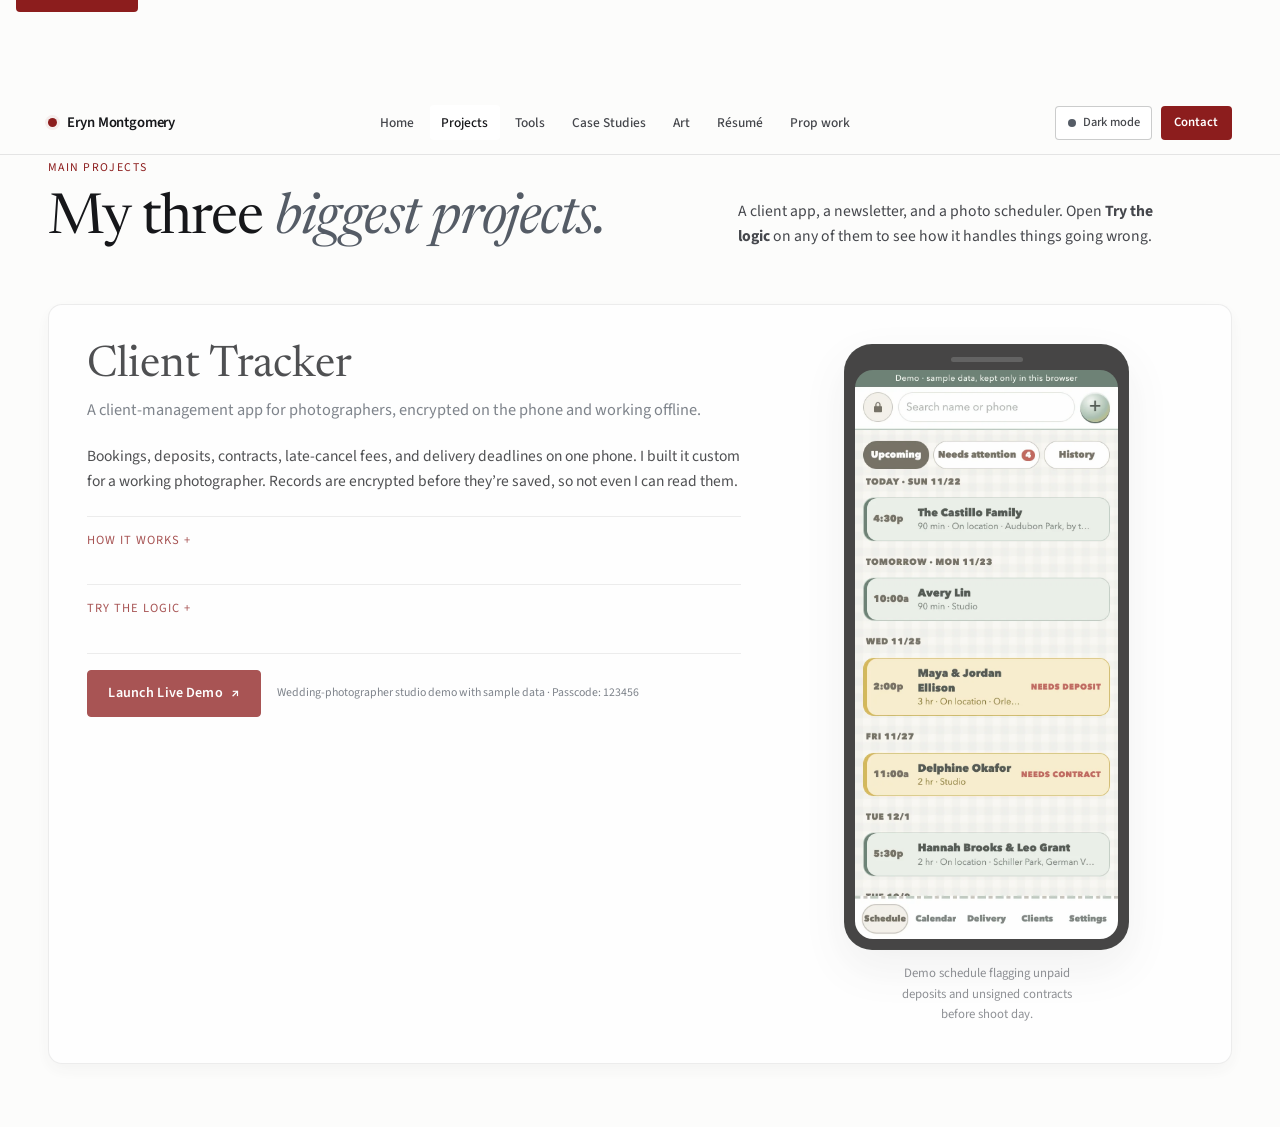
<file: art.html>
<!DOCTYPE html>
<html lang="en">
<head>
  <meta charset="UTF-8">
  <title>Moved · Eryn Montgomery</title>
  <meta http-equiv="refresh" content="0; url=tech.html#worlds">
  <link rel="canonical" href="https://erynmontgomery.com/tech.html#worlds">
</head>
<body>
  <p>This page moved. <a href="tech.html#worlds">Continue to the new page</a>.</p>
</body>
</html>
</file>
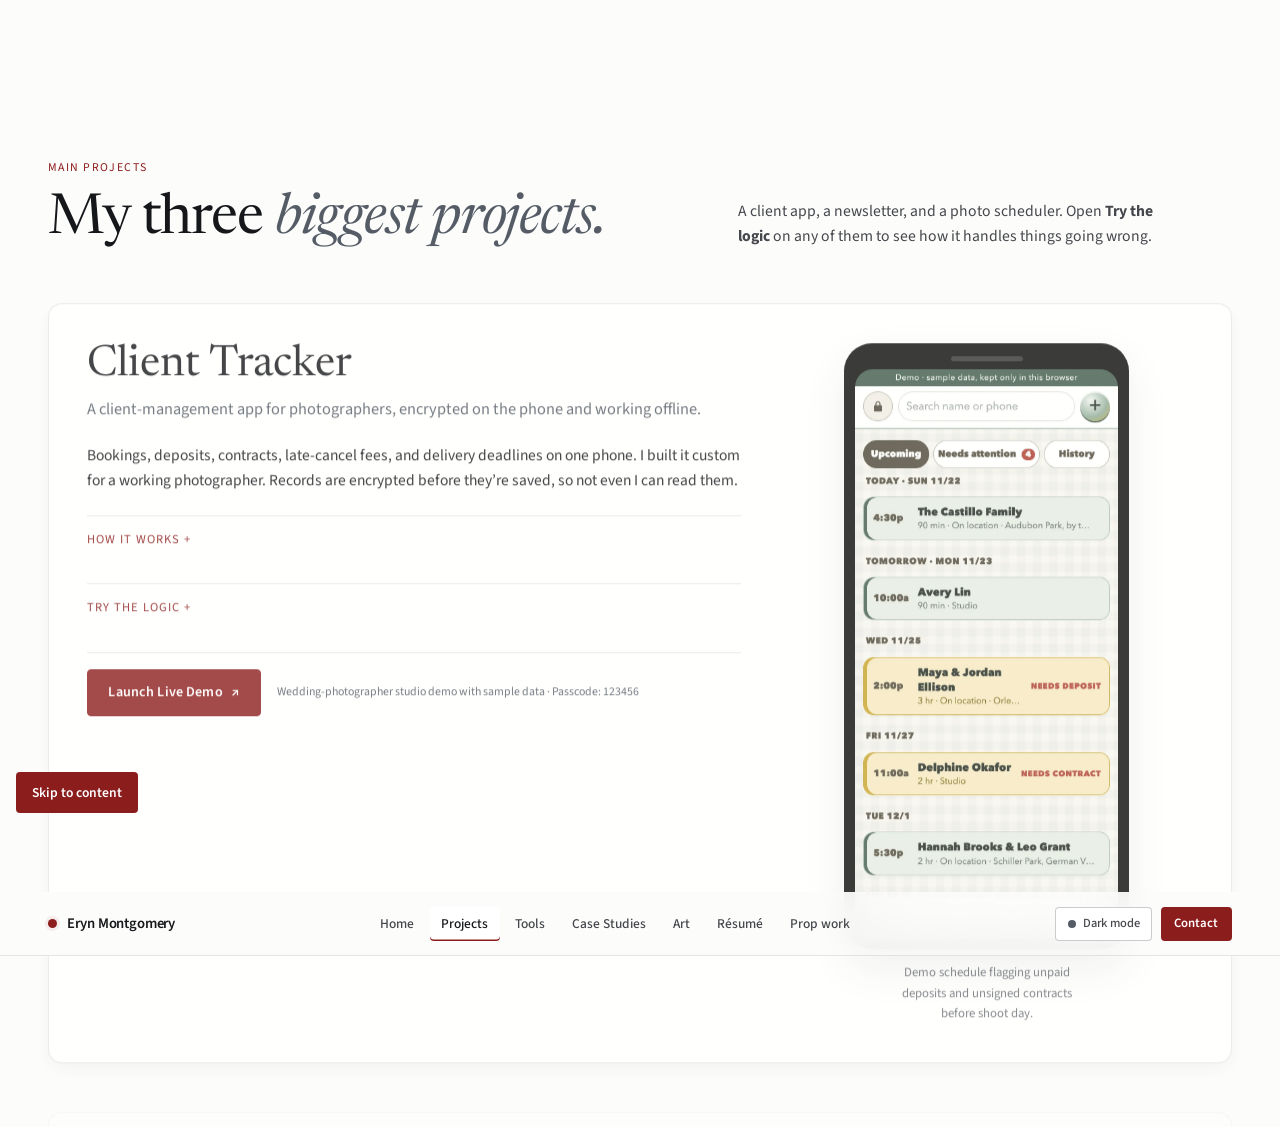
<file: case-study-failing-safely.html>
<!DOCTYPE html>
<html lang="en">
<head>
  <meta charset="UTF-8">
  <title>Moved · Eryn Montgomery</title>
  <meta http-equiv="refresh" content="0; url=tech.html#failsafe">
  <link rel="canonical" href="https://erynmontgomery.com/tech.html#failsafe">
</head>
<body>
  <p>This page moved. <a href="tech.html#failsafe">Continue to the new page</a>.</p>
</body>
</html>
</file>
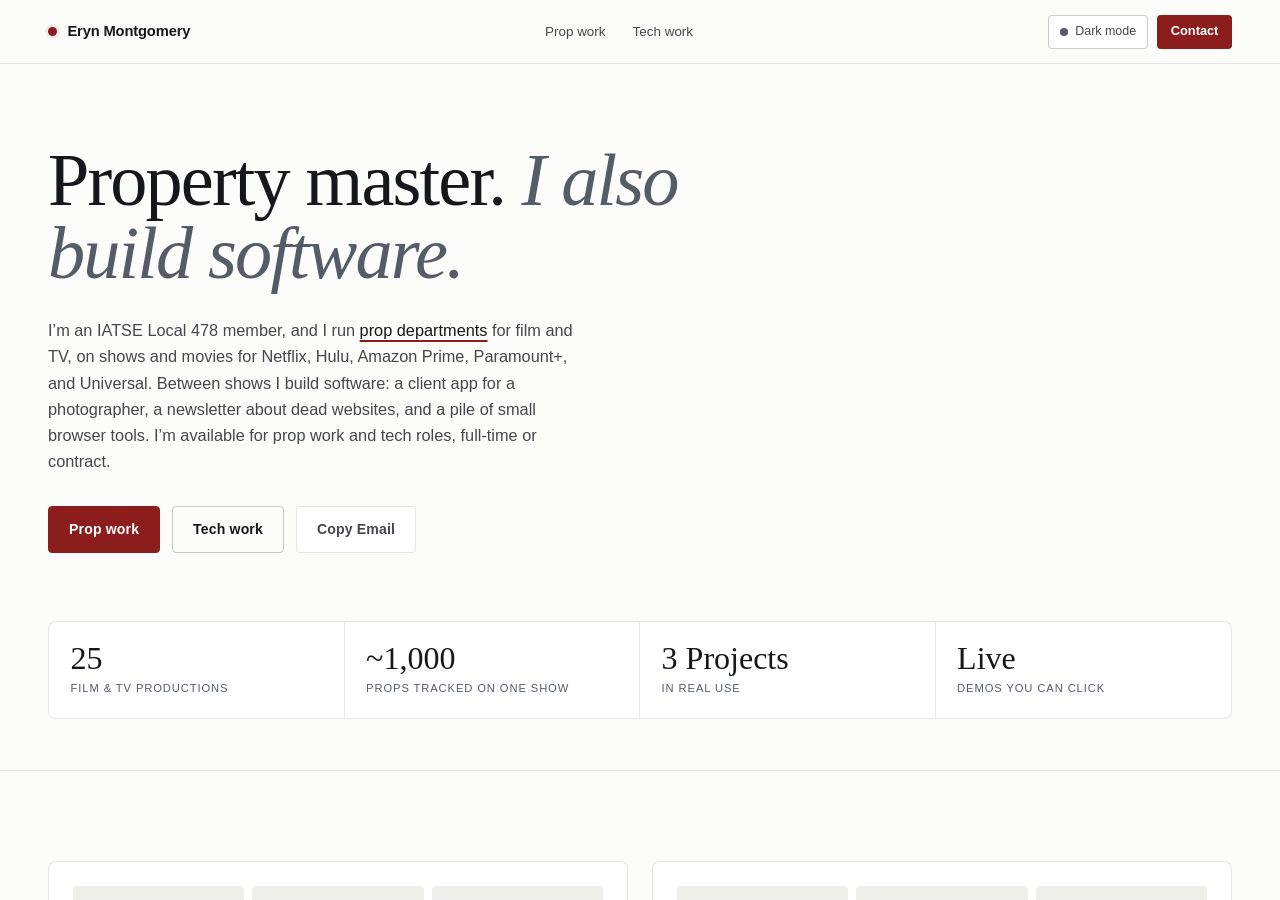
<file: contact.html>
<!DOCTYPE html>
<html lang="en">
<head>
  <meta charset="UTF-8">
  <title>Moved · Eryn Montgomery</title>
  <meta http-equiv="refresh" content="0; url=index.html#contact">
  <link rel="canonical" href="https://erynmontgomery.com/index.html#contact">
</head>
<body>
  <p>This page moved. <a href="index.html#contact">Continue to the new page</a>.</p>
</body>
</html>
</file>
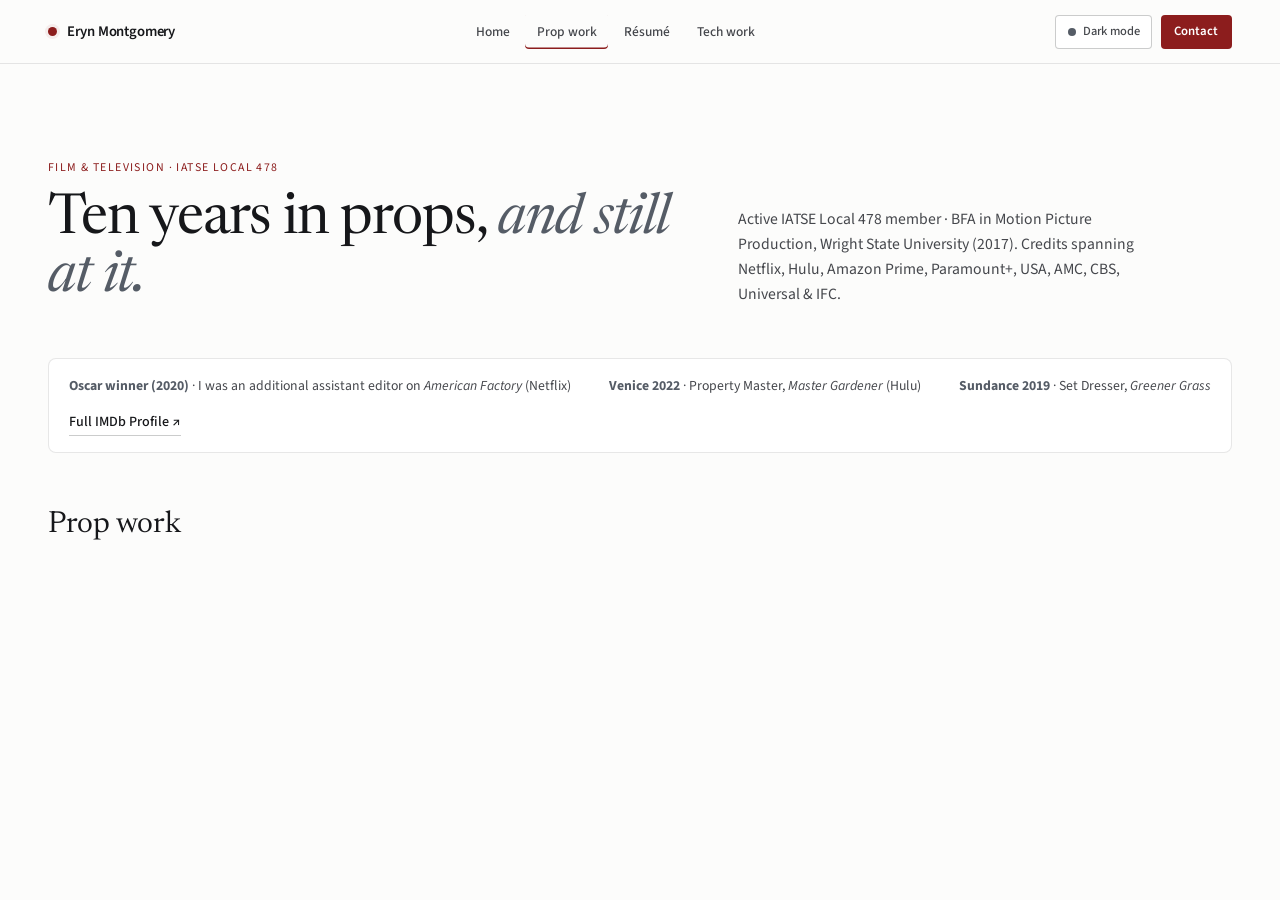
<file: film.html>
<!DOCTYPE html>
<html lang="en">
<head>
  <meta charset="UTF-8">
  <title>Moved · Eryn Montgomery</title>
  <meta http-equiv="refresh" content="0; url=props.html">
  <link rel="canonical" href="https://erynmontgomery.com/props.html">
</head>
<body>
  <p>This page moved. <a href="props.html">Continue to the new page</a>.</p>
</body>
</html>
</file>
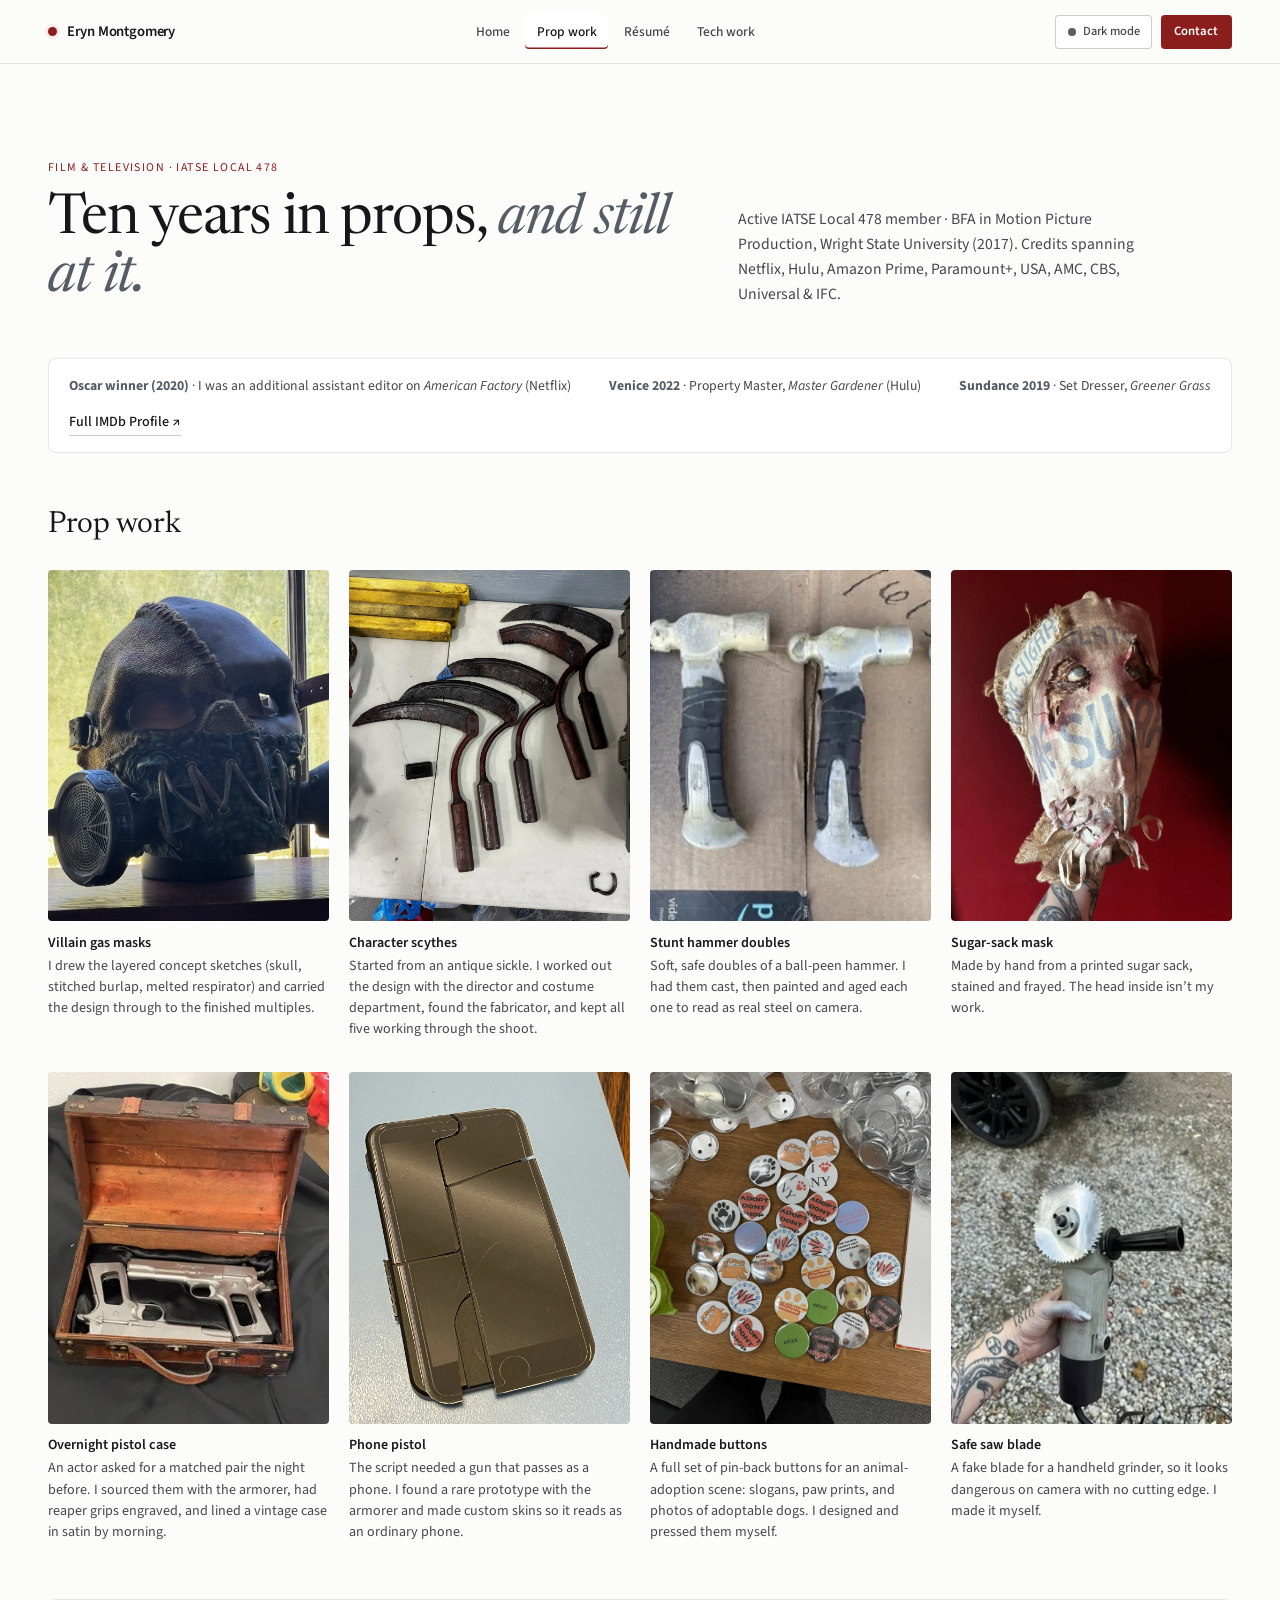
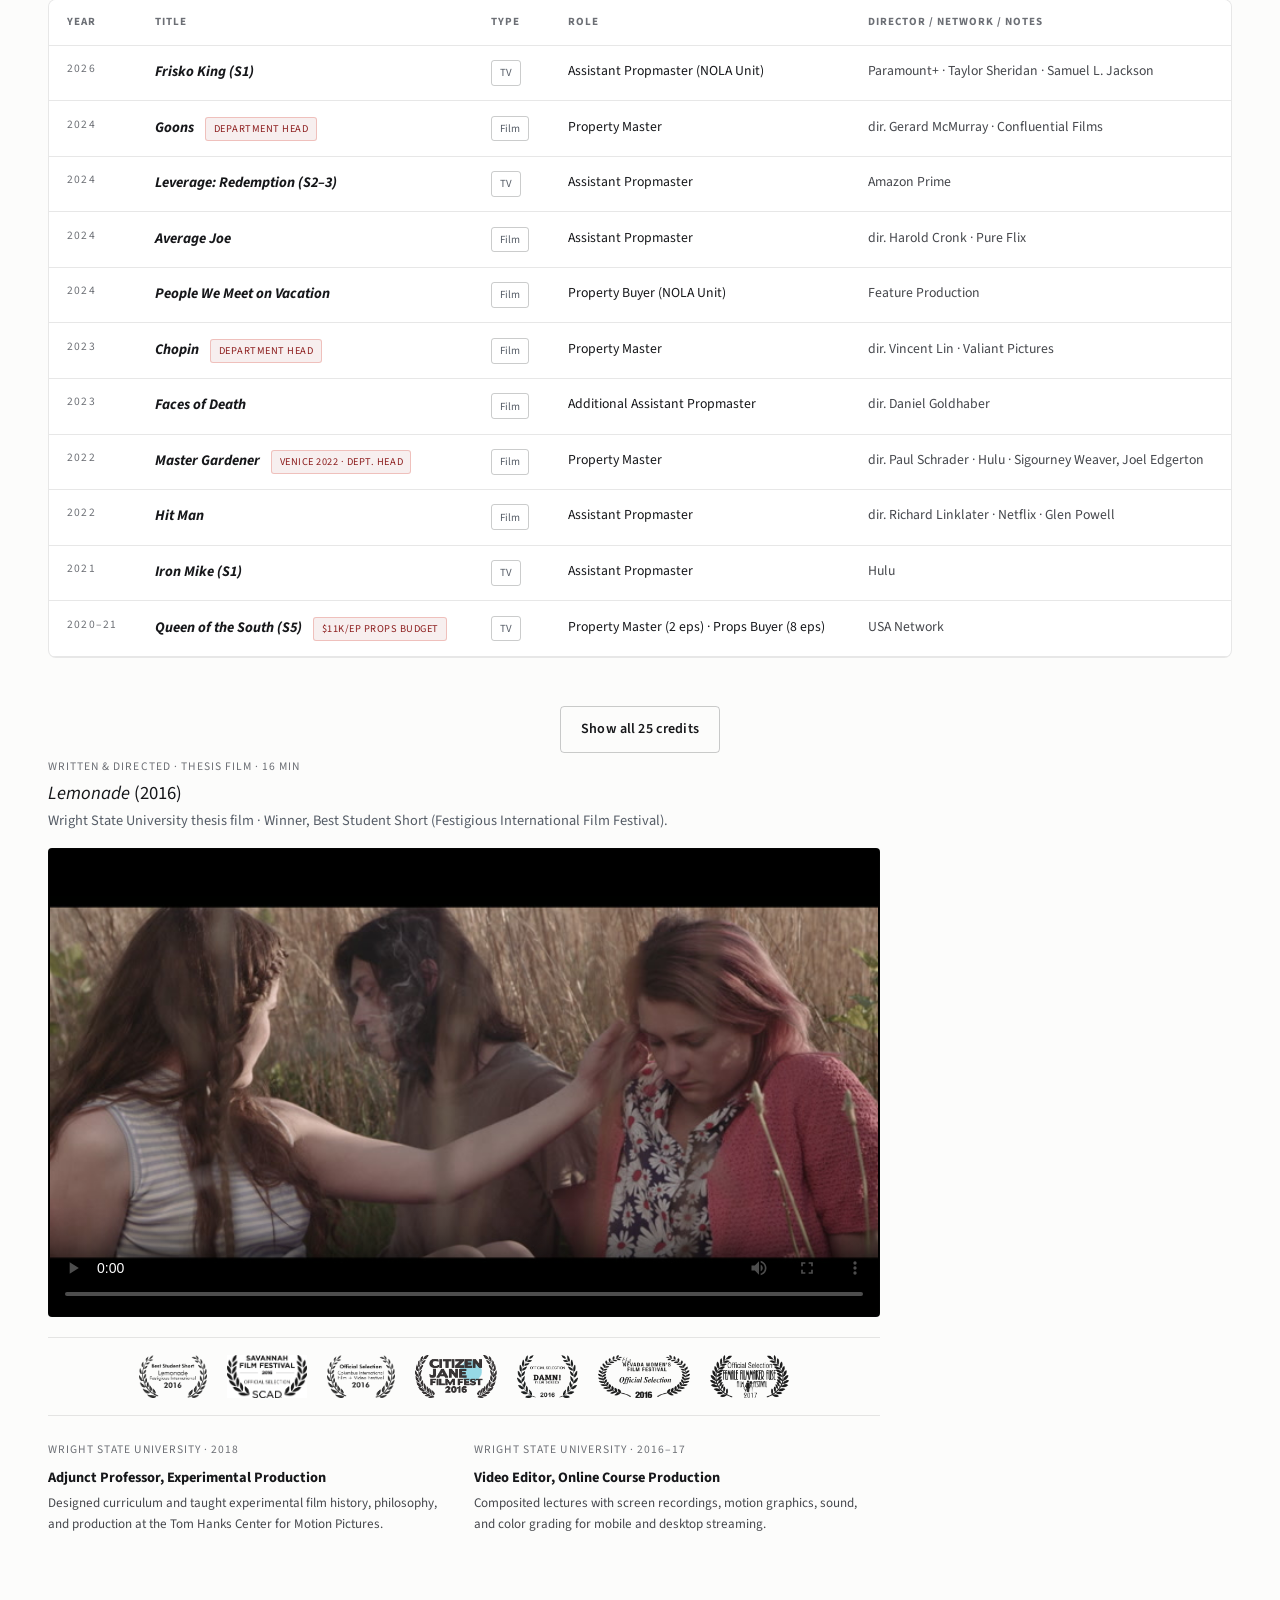
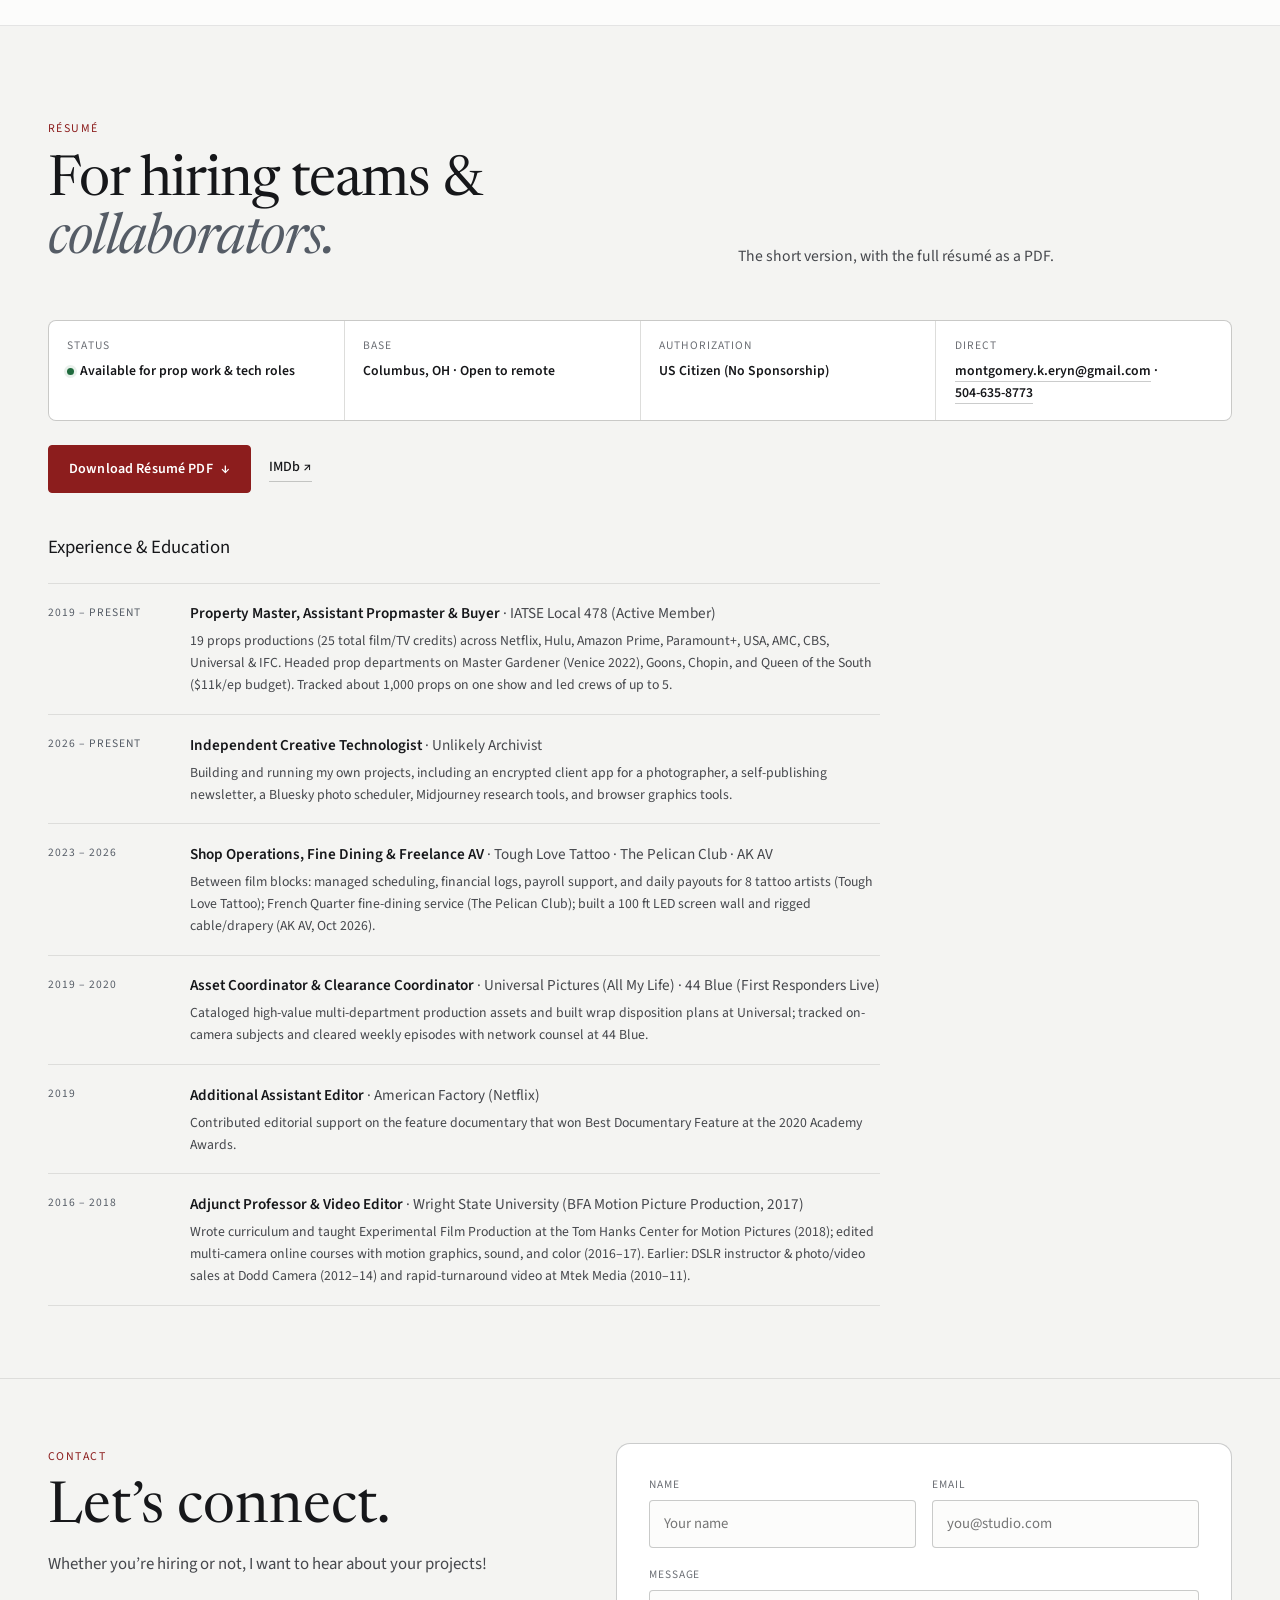
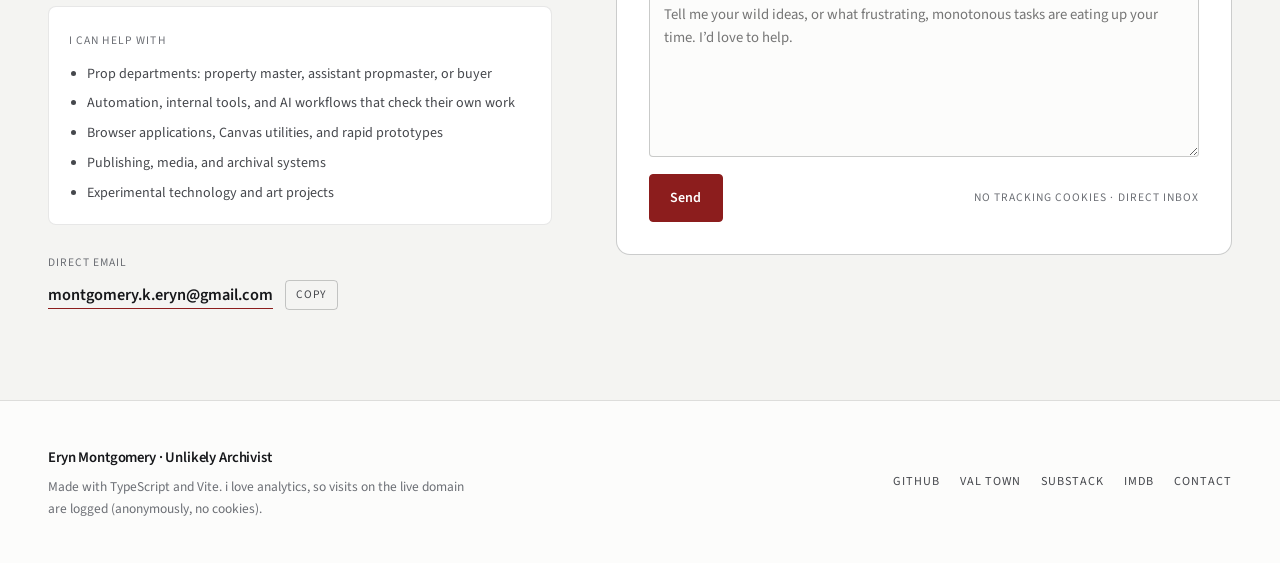
<file: props.html>
<!DOCTYPE html>
<html lang="en" data-theme="light">
<head>
  <meta charset="UTF-8">
  <meta name="viewport" content="width=device-width, initial-scale=1.0">
  <title>Prop Work · Eryn Montgomery</title>
  <meta name="description" content="Eryn Montgomery, property master (IATSE Local 478): prop fabrication, film and TV credits, and résumé.">
  <meta property="og:title" content="Eryn Montgomery · Property Master &amp; Creative Technologist">
  <meta property="og:description" content="Autonomous systems, encrypted browser apps, fictional worlds, and a decade running film prop departments.">
  <meta property="og:type" content="website">
  <meta property="og:url" content="https://erynmontgomery.com/">
  <meta property="og:image" content="media/og-image.png">
  <meta name="twitter:card" content="summary_large_image">
  <link rel="icon" href="media/favicon.svg" type="image/svg+xml">
  <link rel="icon" href="media/favicon.png" sizes="64x64">
  <link rel="preconnect" href="https://fonts.googleapis.com">
  <link rel="preconnect" href="https://fonts.gstatic.com" crossorigin>
  <link href="https://fonts.googleapis.com/css2?family=Newsreader:ital,opsz,wght@0,6..72,400;0,6..72,500;1,6..72,400&family=IBM+Plex+Mono:wght@400;500&family=Source+Sans+3:wght@400;500;600;700&display=swap" rel="stylesheet">
  <script>
    try {
      var savedTheme = localStorage.getItem('eryn-theme');
      if (savedTheme === 'light' || savedTheme === 'dark') {
        document.documentElement.dataset.theme = savedTheme;
      }
    } catch (e) {}
  </script>
  <script type="module" crossorigin src="./build/main-BrzuO7md.js"></script>
  <link rel="stylesheet" crossorigin href="./build/main-Bi_H7M8p.css">
</head>
<body data-page="props">
  <a class="skip-link" href="#main">Skip to content</a>

  <header class="topbar" id="topbar">
    <div class="container topbar-inner">
      <a class="brand" href="index.html">
        <span class="brand-mark" aria-hidden="true"></span>
        <span class="brand-name">Eryn Montgomery</span>
      </a>

      <nav class="main-nav" aria-label="Primary sections">
        <a href="index.html">Home</a>
        <a href="#film" data-nav="film">Prop work</a>
        <a href="#dossier" data-nav="dossier">Résumé</a>
        <a href="tech.html">Tech work</a>
      </nav>

      <div class="topbar-controls">
        <button type="button" class="theme-toggle" id="theme-toggle" aria-pressed="false" title="Switch to dark mode">
          <span class="theme-dot" aria-hidden="true"></span>
          <span class="theme-label">Dark mode</span>
        </button>
        <a class="nav-cta" href="#contact">Contact</a>
      </div>
    </div>
  </header>

  <main id="main">
    <section id="film" class="section-band" aria-label="Prop work and film credits"></section>
    <section id="dossier" class="section-band section-alt" aria-label="Résumé and contact"></section>
  </main>

  <footer class="colophon">
    <div class="container colophon-inner">
      <div class="colophon-left">
        <span class="brand-name">Eryn Montgomery · Unlikely Archivist</span>
        <p class="colophon-note">
          Made with TypeScript and Vite. i love analytics, so visits on the live domain are logged (anonymously, no cookies).
        </p>
      </div>
      <div class="colophon-links">
        <a href="https://github.com/unlikely-archivist" target="_blank" rel="noopener noreferrer">GitHub</a>
        <a href="https://www.val.town/u/unlikelyarchivist" target="_blank" rel="noopener noreferrer">Val Town</a>
        <a href="https://substack.com/@unlikelyarchivist" target="_blank" rel="noopener noreferrer">Substack</a>
        <a href="https://www.imdb.com/name/nm5005363/" target="_blank" rel="noopener noreferrer">IMDb</a>
        <a href="#contact">Contact</a>
      </div>
    </div>
  </footer>

  <!-- Archival Image Lightbox -->
  <div class="lightbox" id="lightbox" role="dialog" aria-modal="true" aria-label="Image inspector" hidden>
    <div class="lightbox-frame">
      <button type="button" class="lightbox-close" id="lightbox-close" aria-label="Close image inspector">ESC ✕</button>
      <img id="lightbox-img" alt="">
      <p class="lightbox-caption" id="lightbox-caption"></p>
    </div>
  </div>

  <!-- Toast Notice -->
  <div class="toast" id="toast" role="status" aria-live="polite">
    <span class="toast-dot" aria-hidden="true"></span>
    <span class="toast-msg"></span>
  </div>

</body>
</html>
</file>
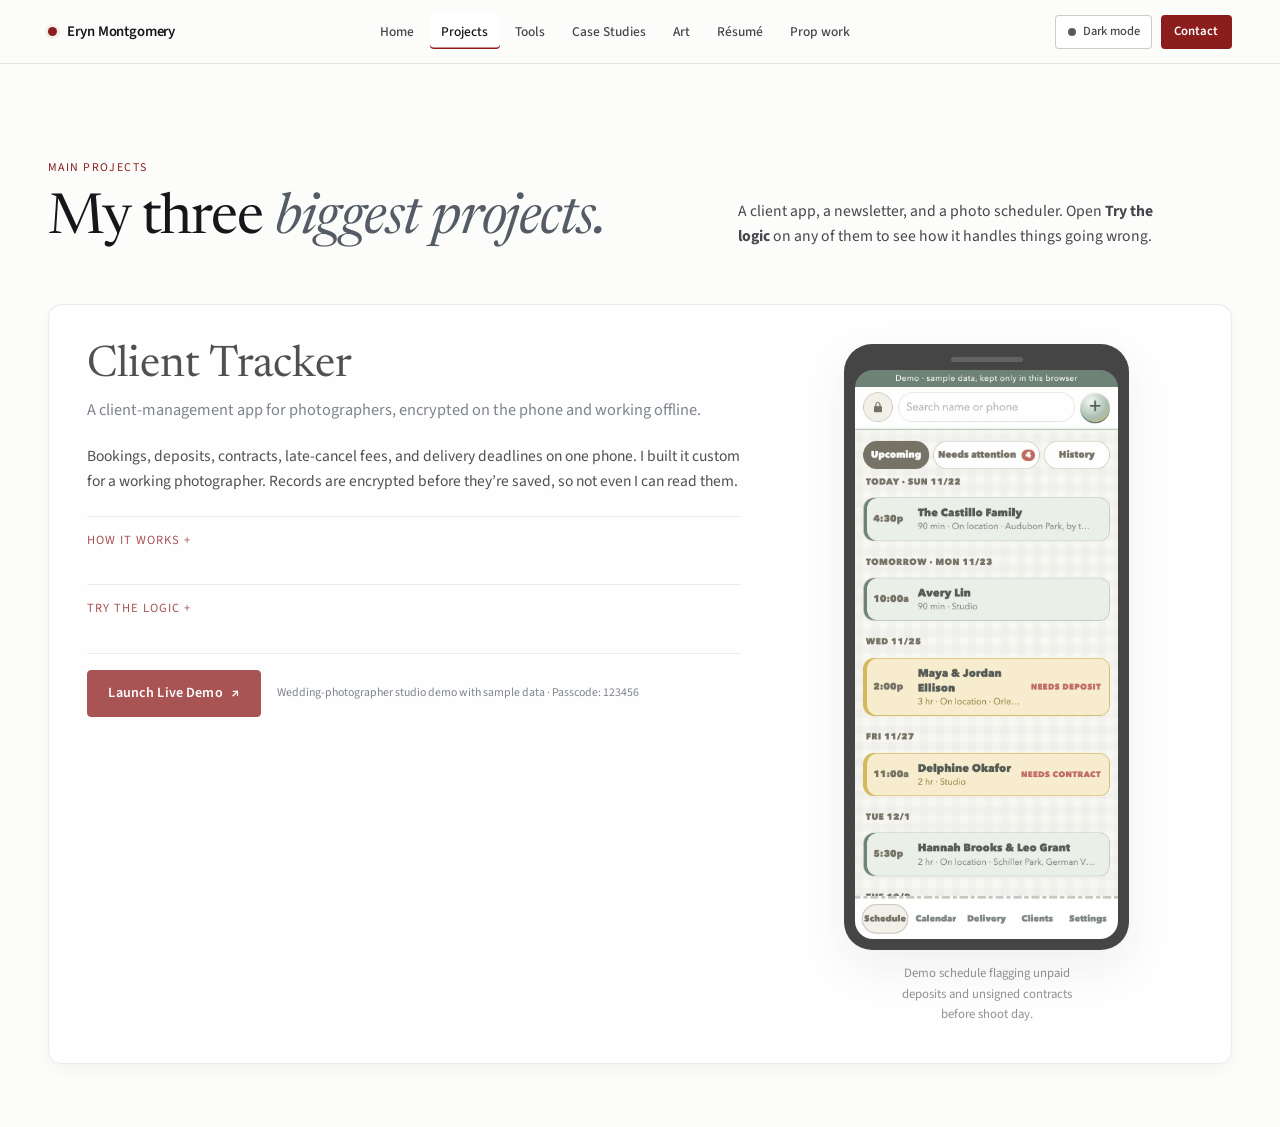
<file: recruiter.html>
<!DOCTYPE html>
<html lang="en">
<head>
  <meta charset="UTF-8">
  <title>Moved · Eryn Montgomery</title>
  <meta http-equiv="refresh" content="0; url=tech.html">
  <link rel="canonical" href="https://erynmontgomery.com/tech.html">
</head>
<body>
  <p>This page moved. <a href="tech.html">Continue to the new page</a>.</p>
</body>
</html>
</file>
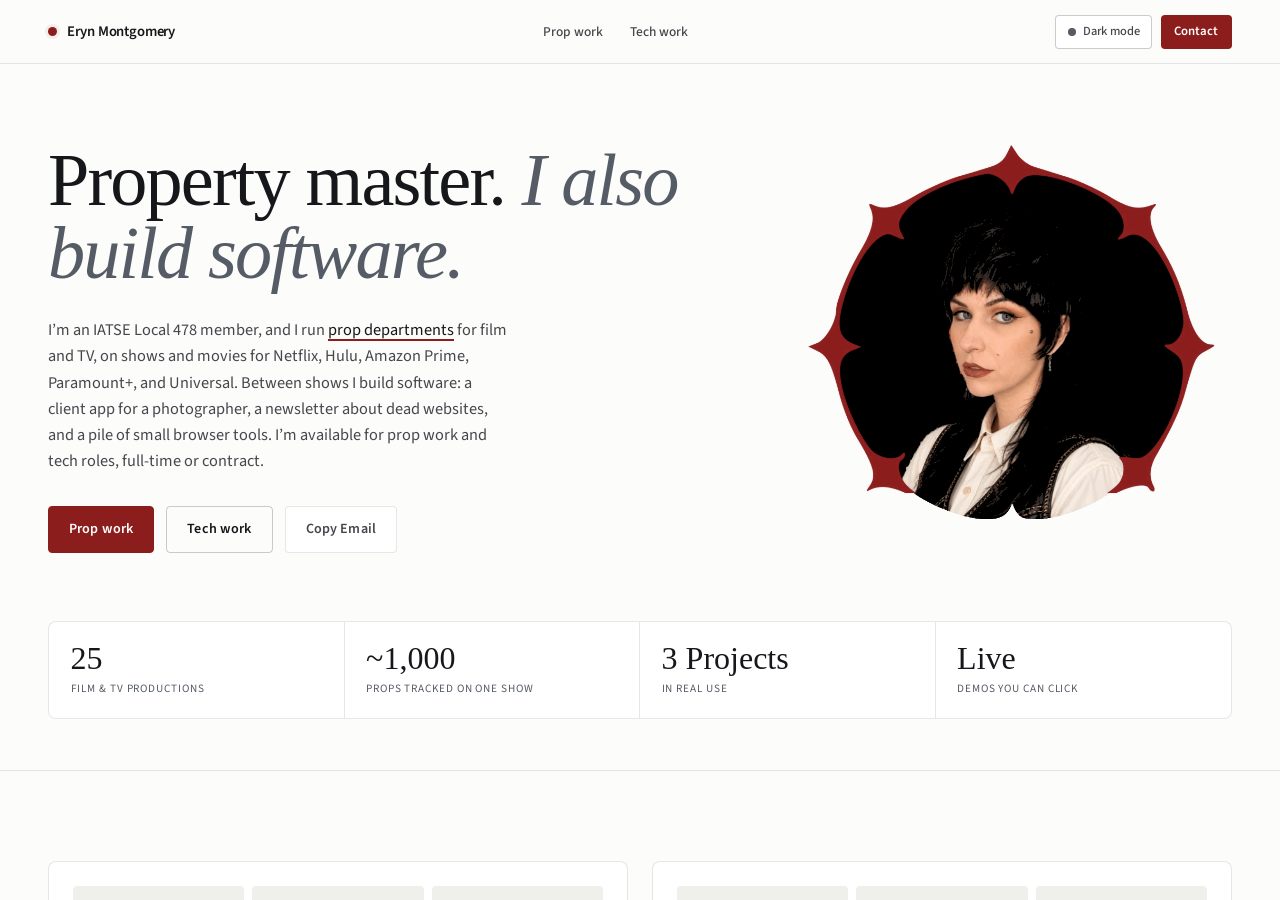
<file: resume.html>
<!DOCTYPE html>
<html lang="en">
<head>
  <meta charset="UTF-8">
  <title>Moved · Eryn Montgomery</title>
  <meta http-equiv="refresh" content="0; url=index.html">
  <link rel="canonical" href="https://erynmontgomery.com/index.html">
</head>
<body>
  <p>This page moved. <a href="index.html">Continue to the new page</a>.</p>
</body>
</html>
</file>
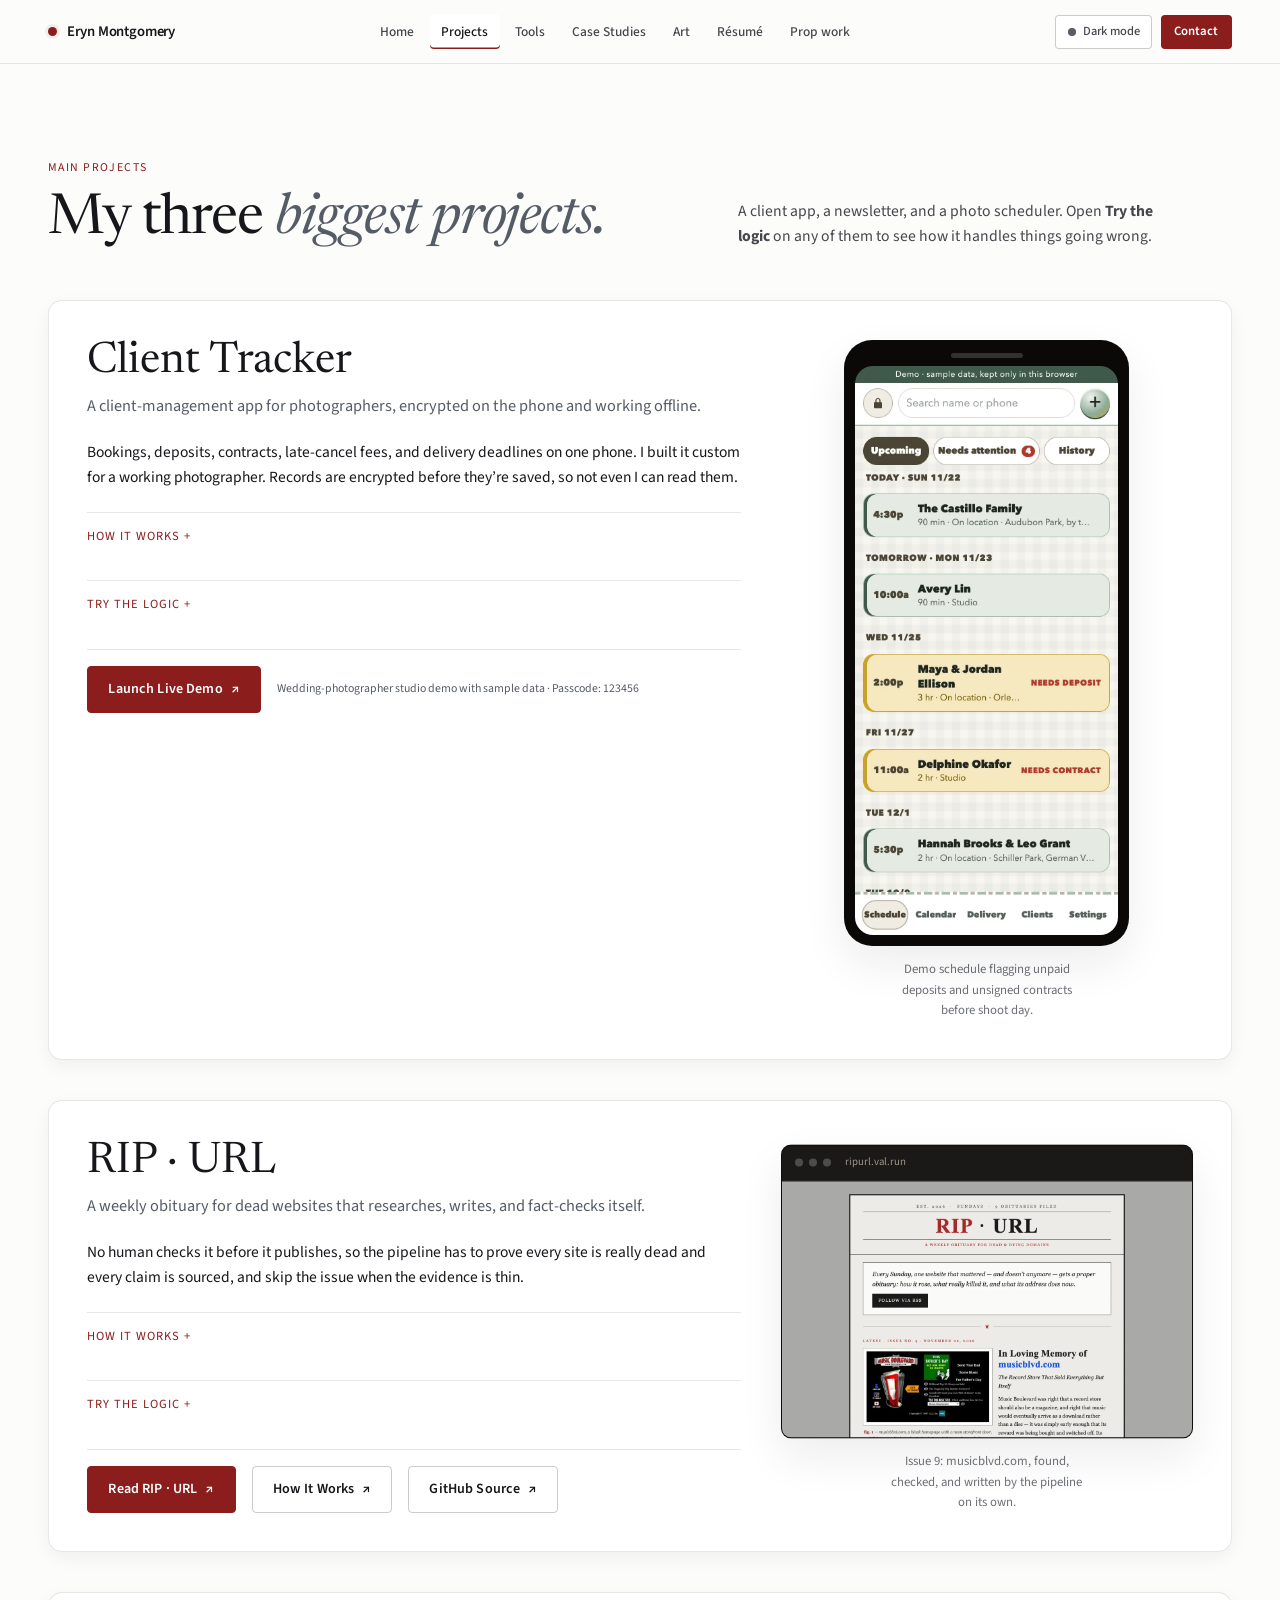
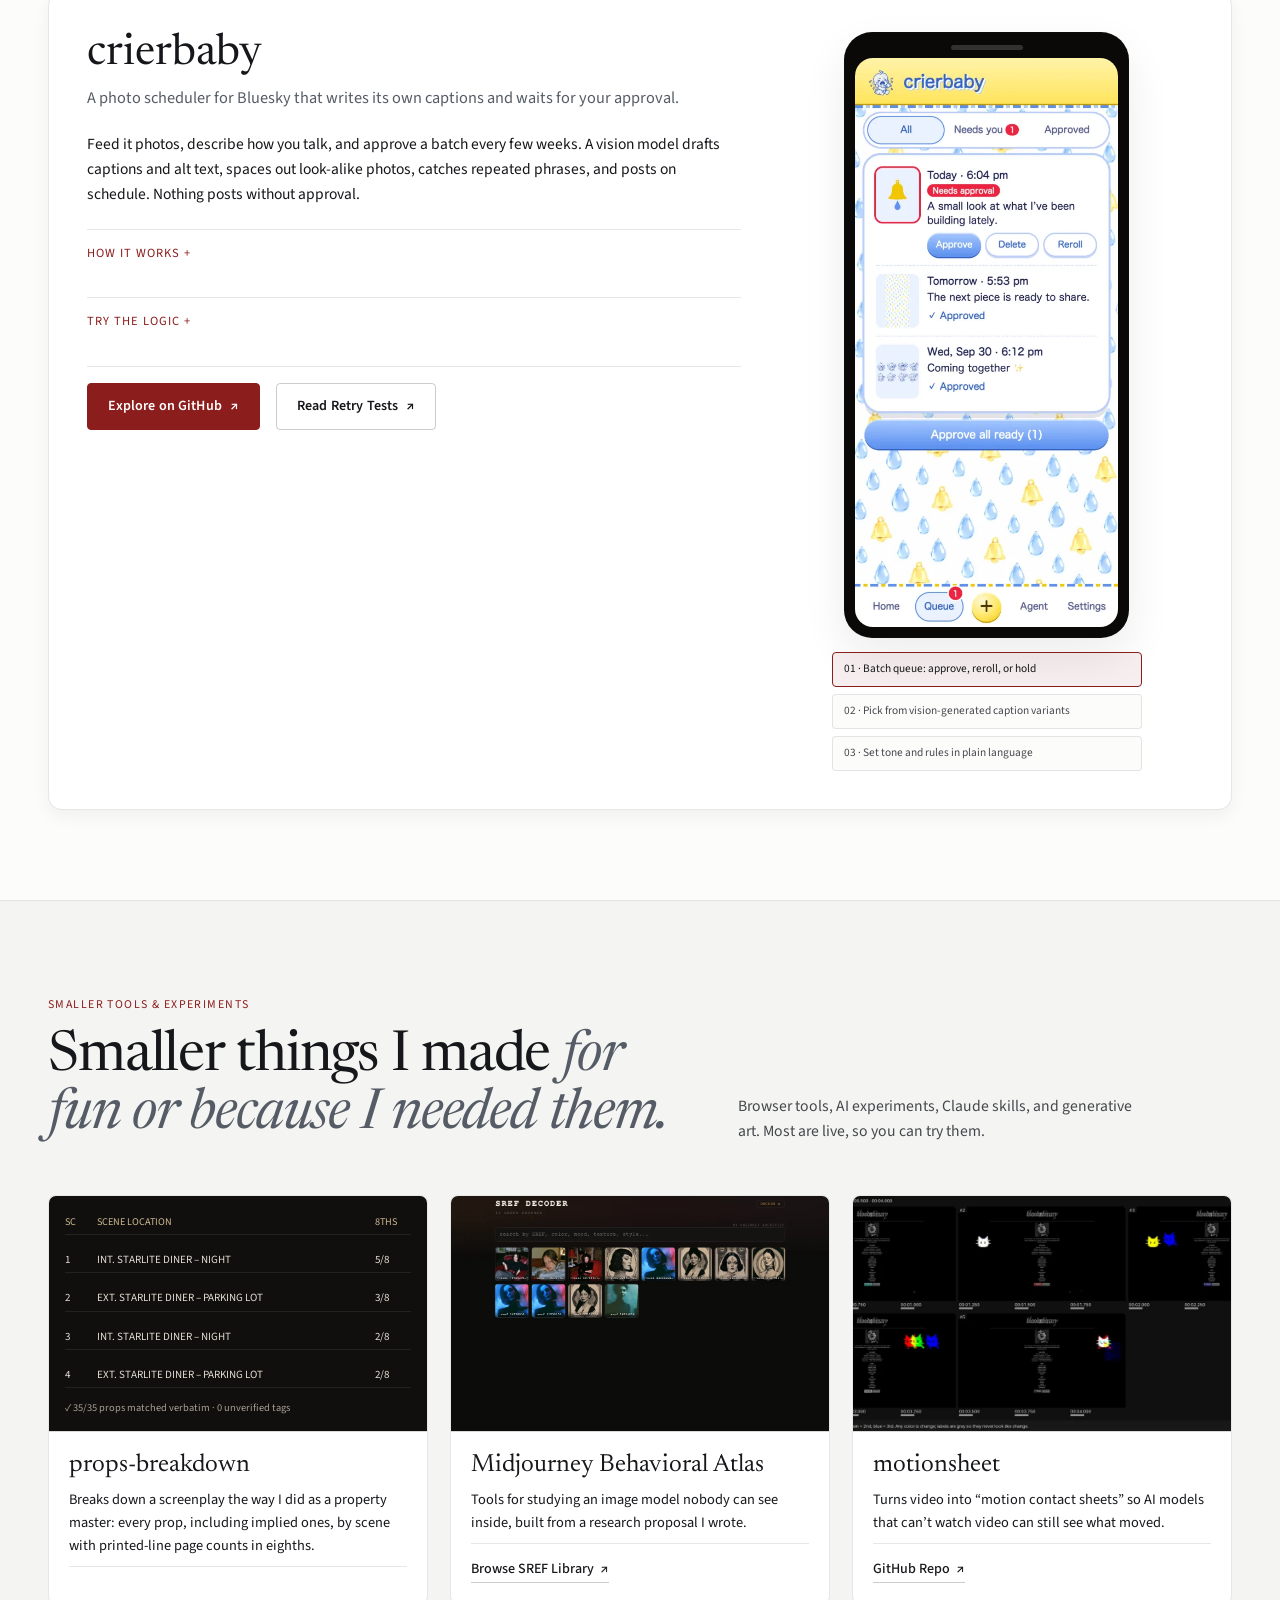
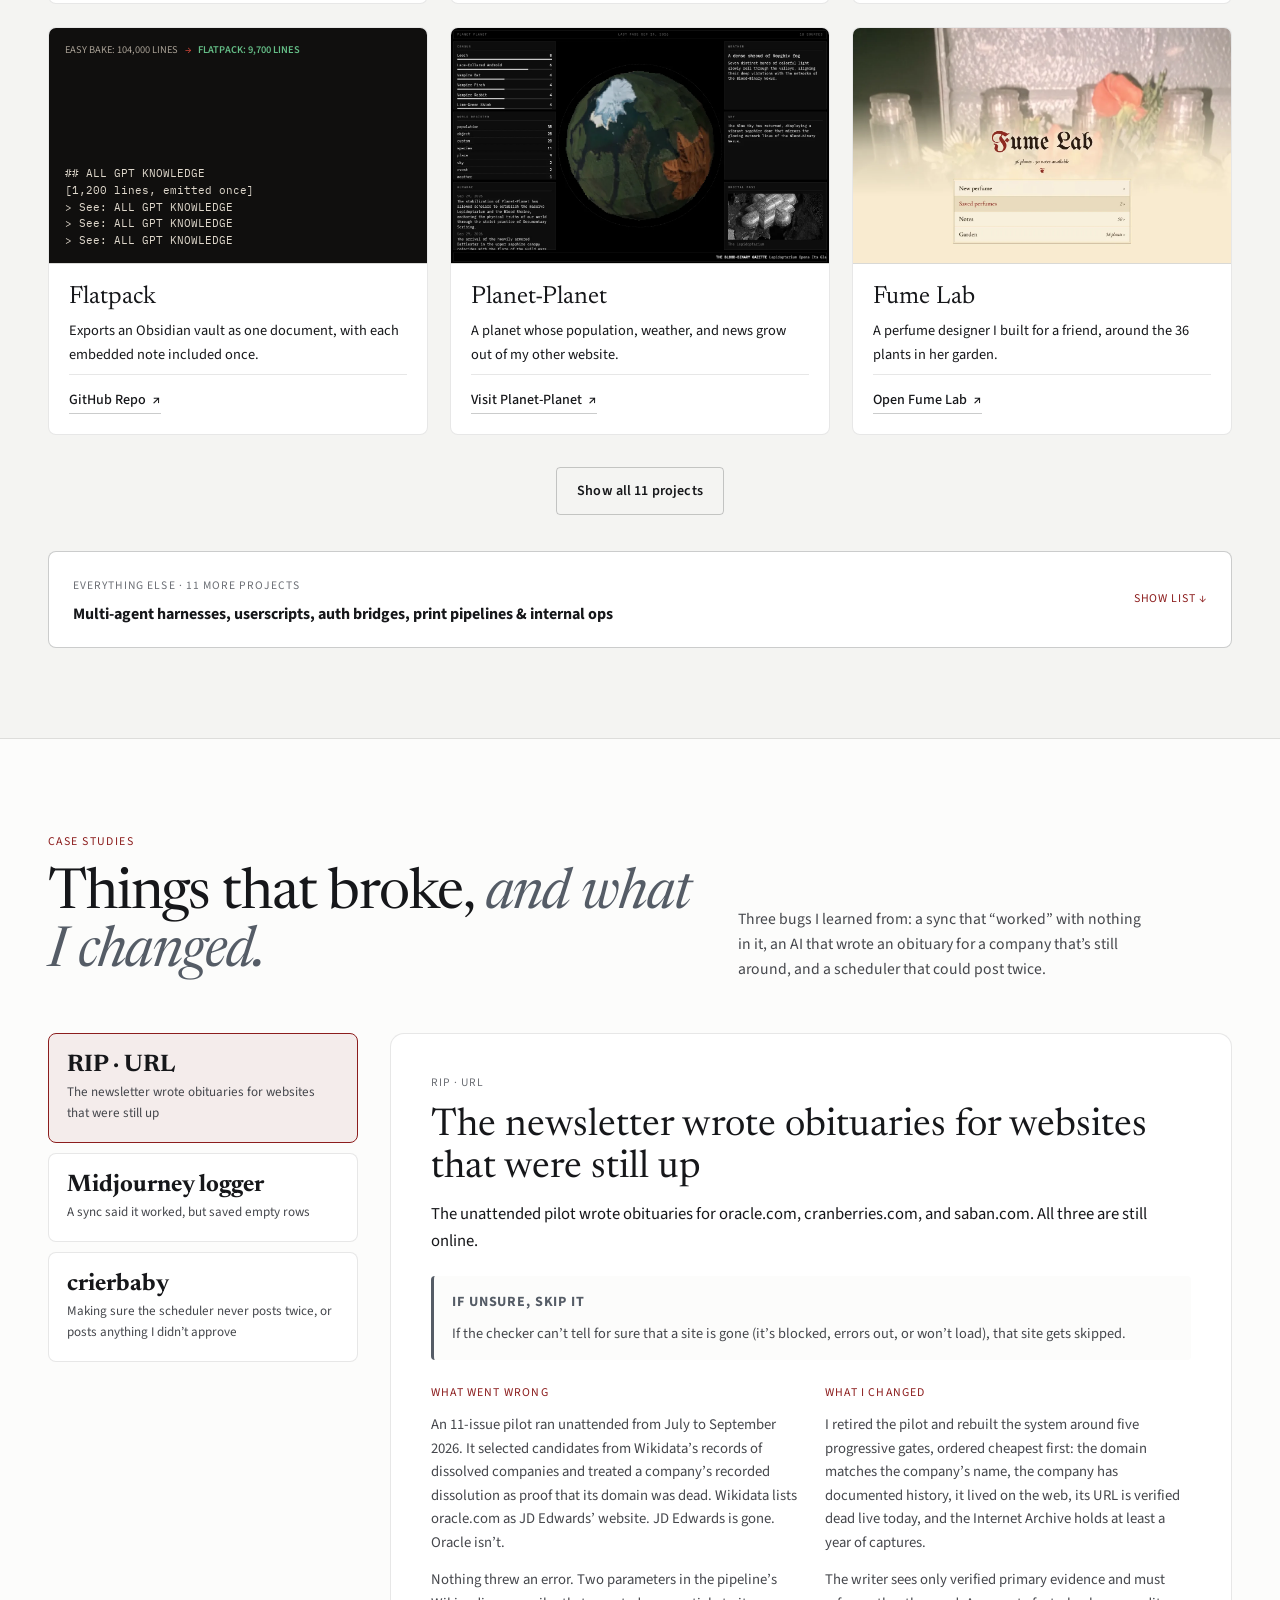
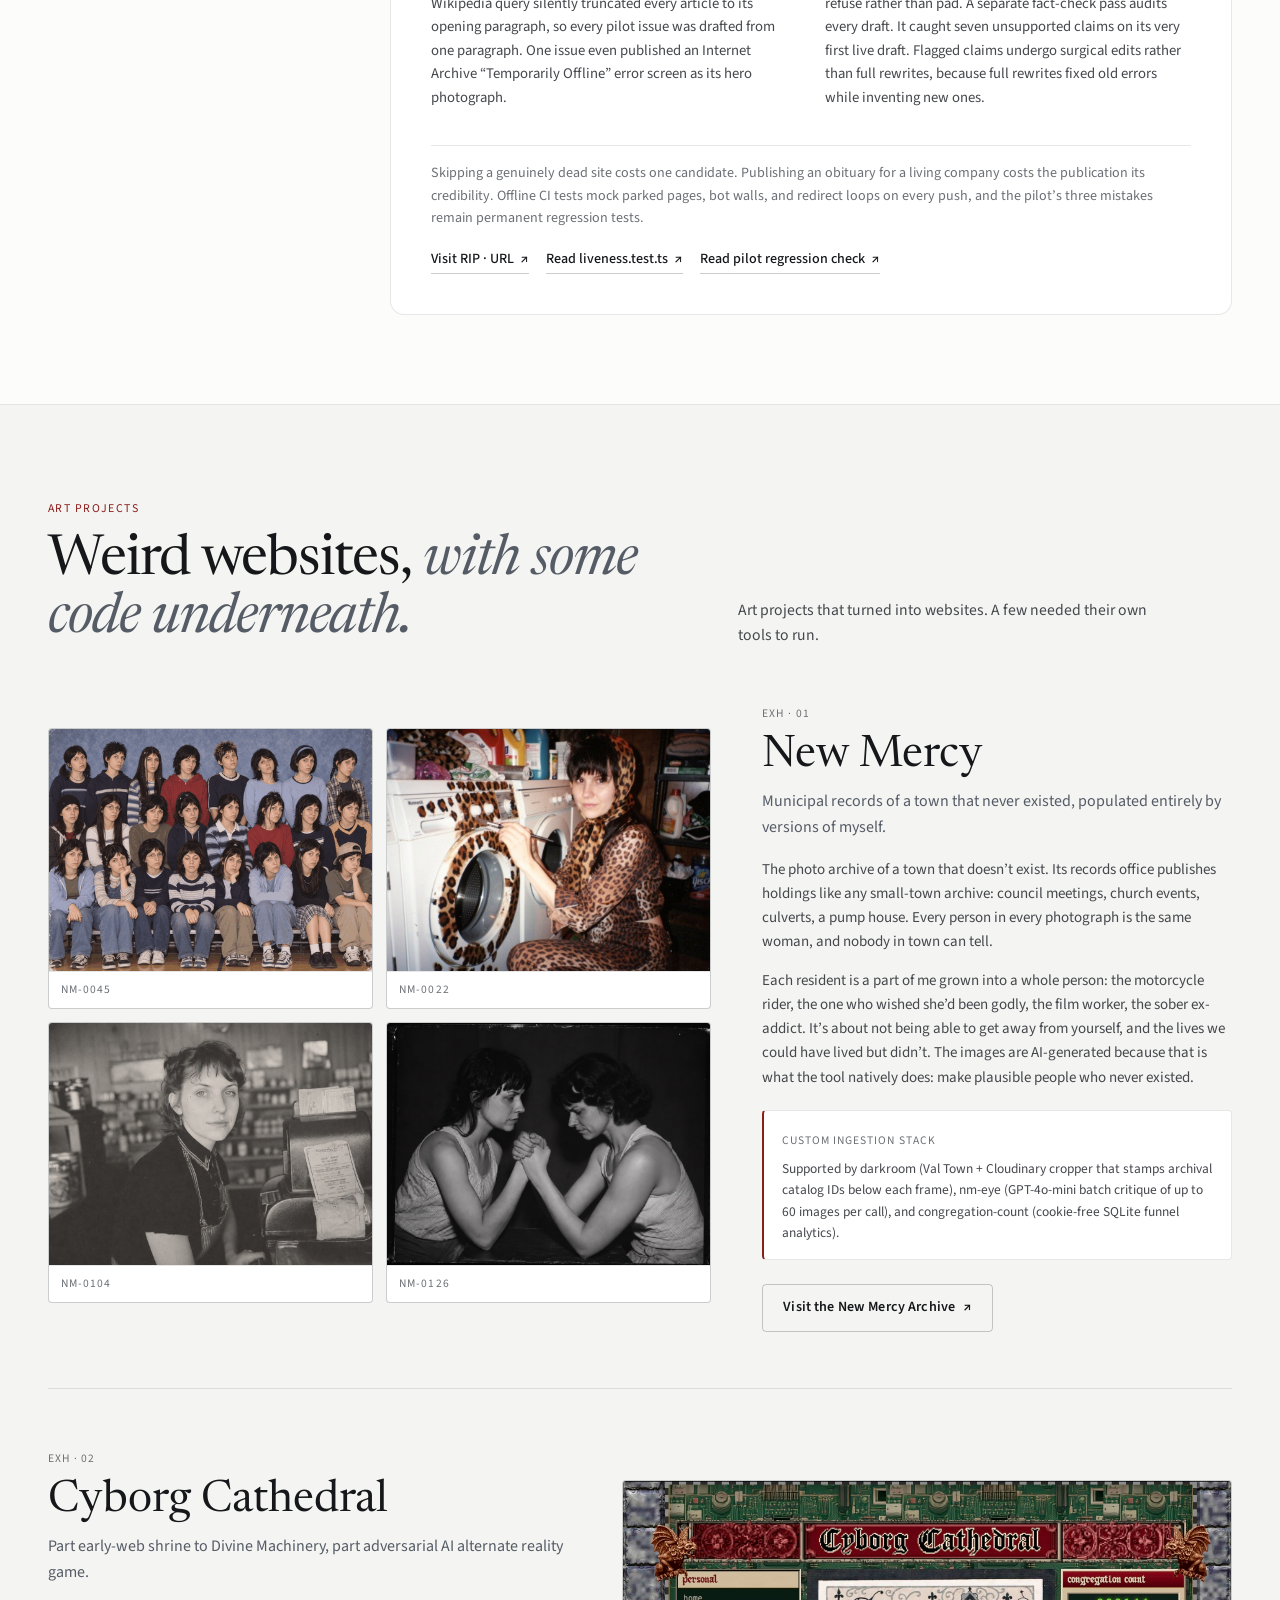
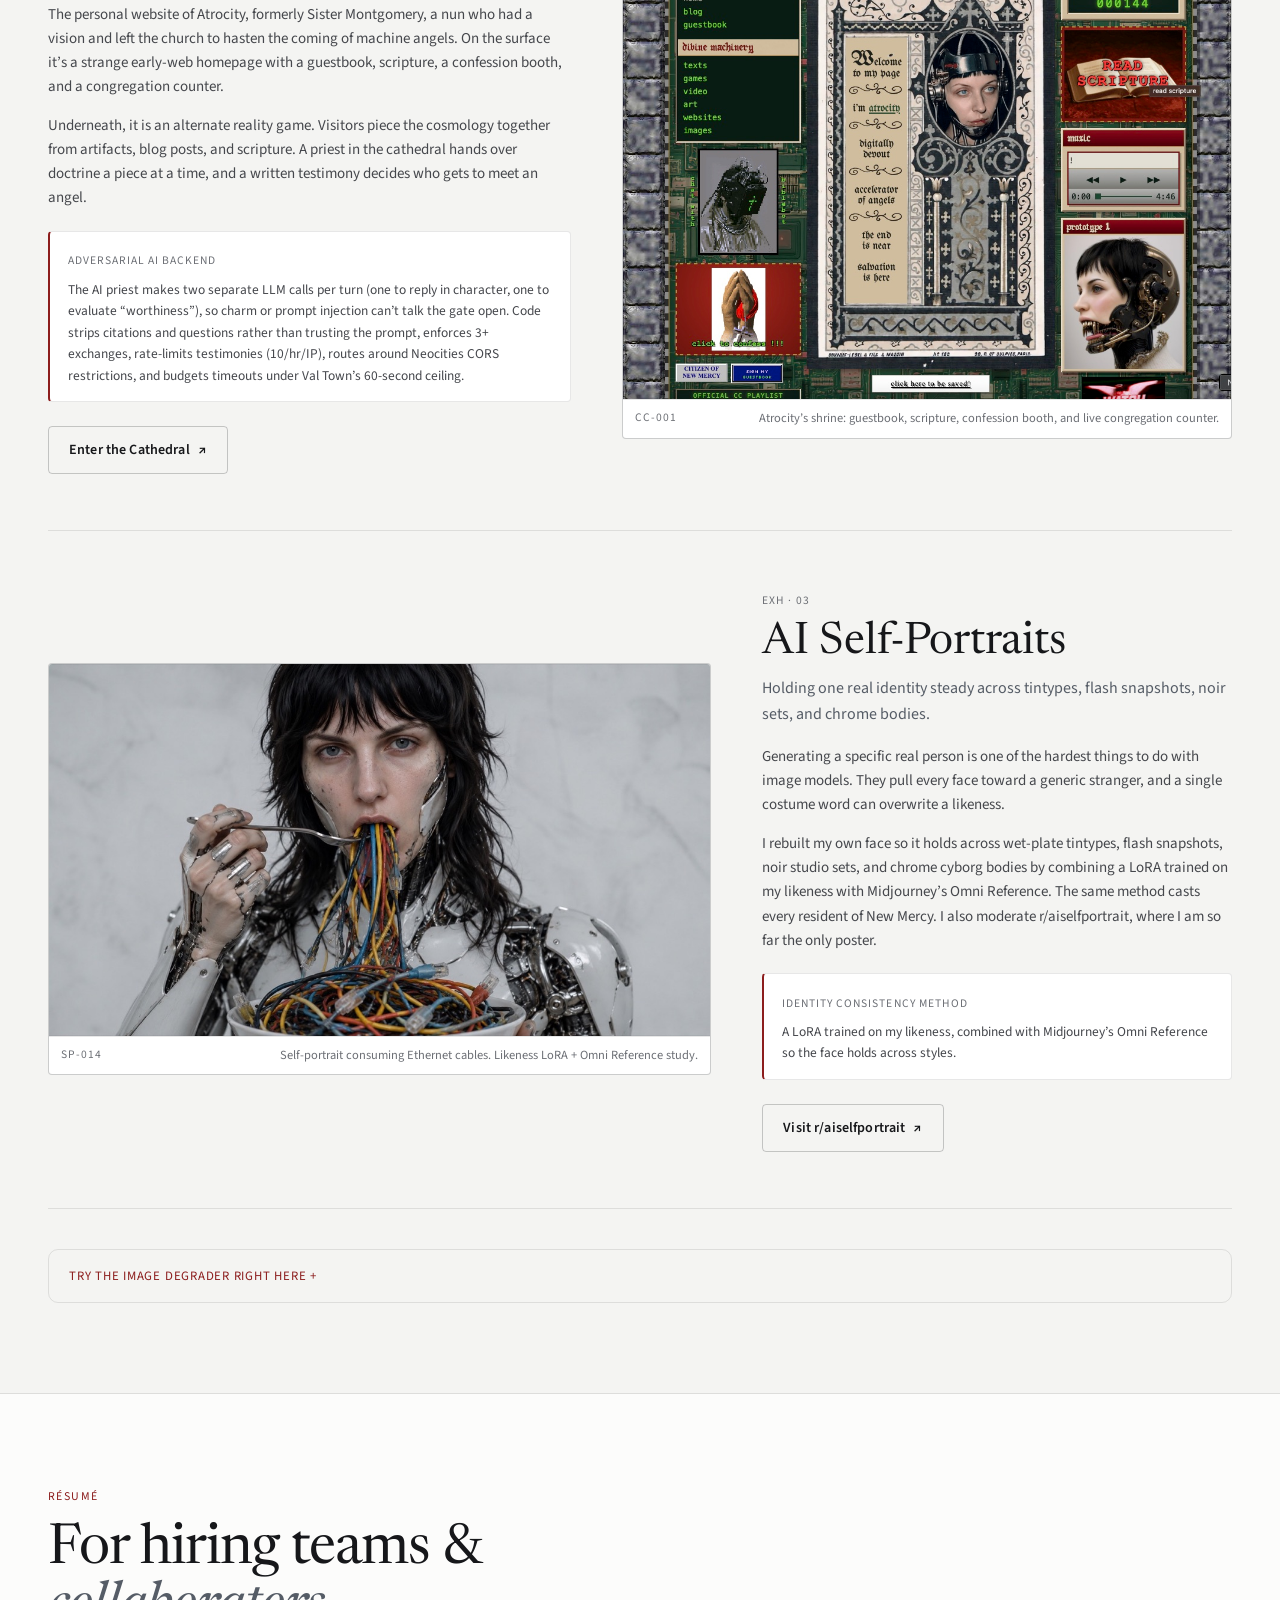
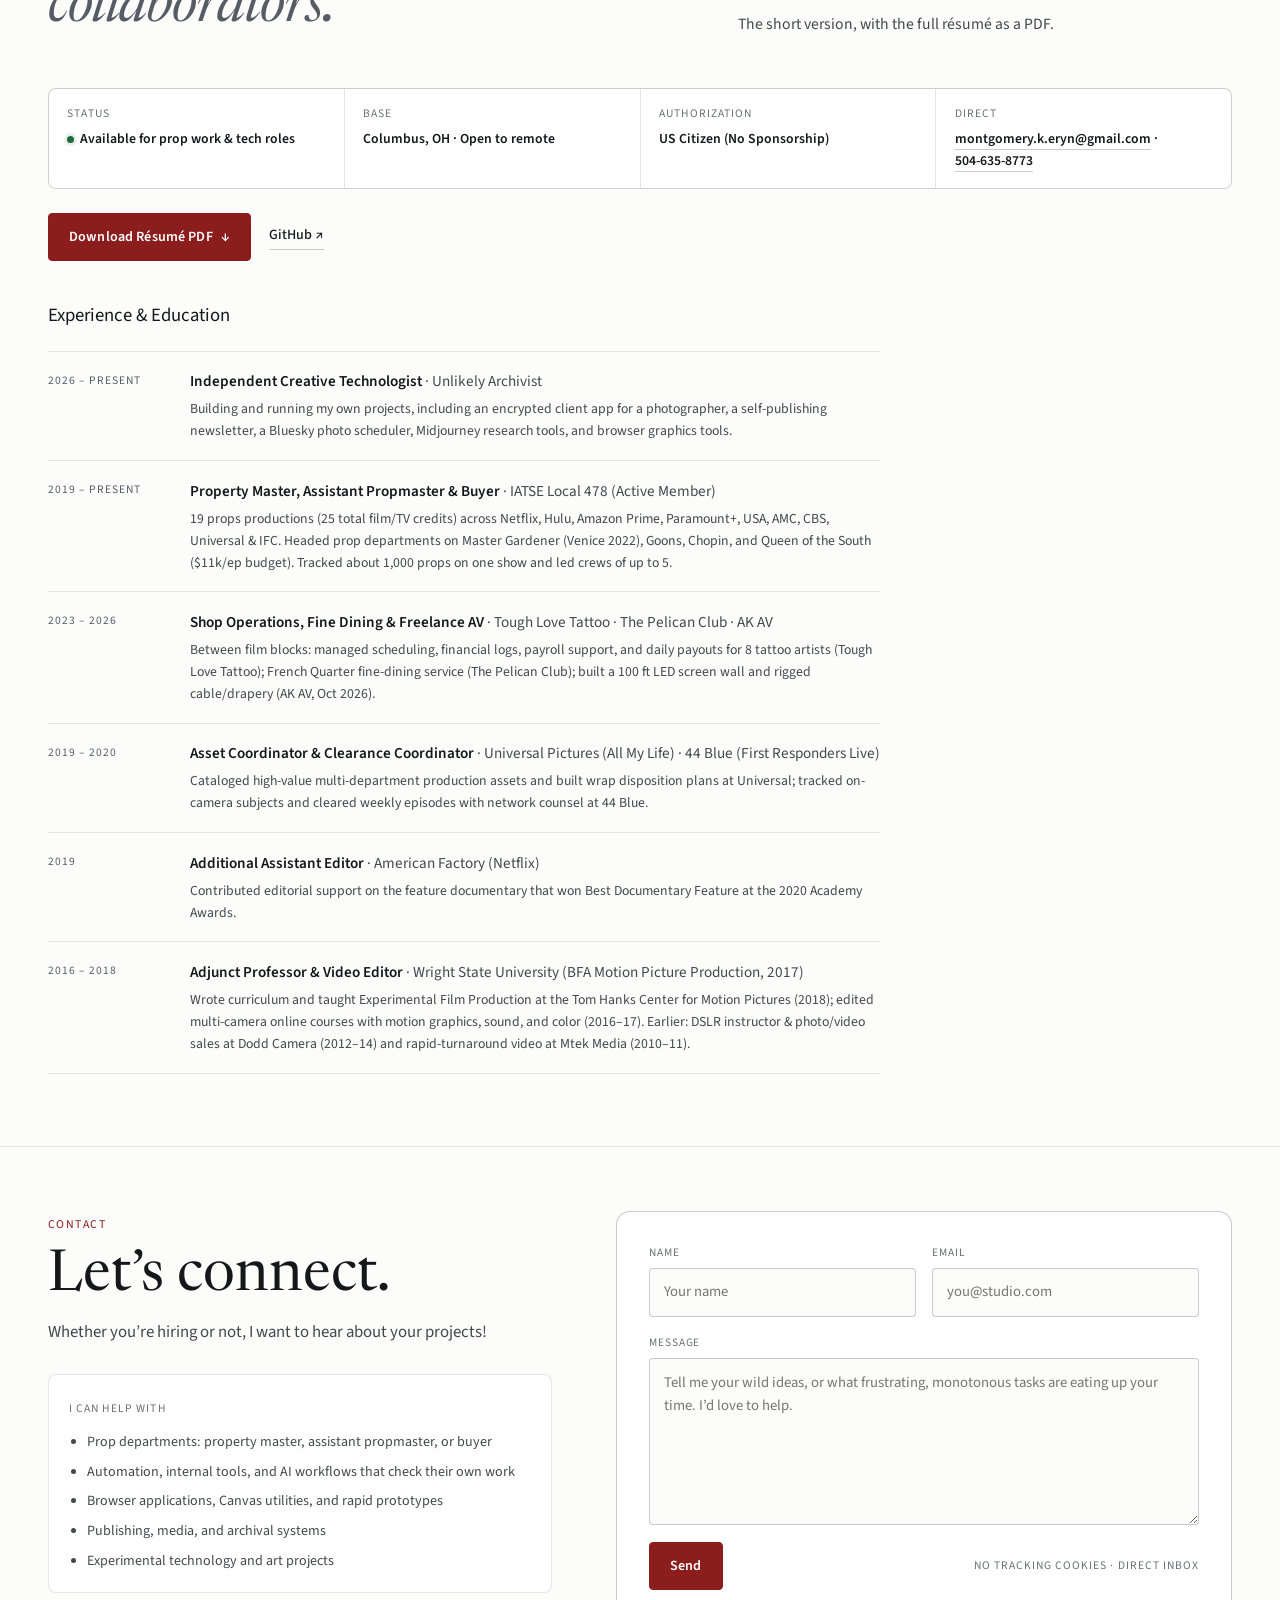
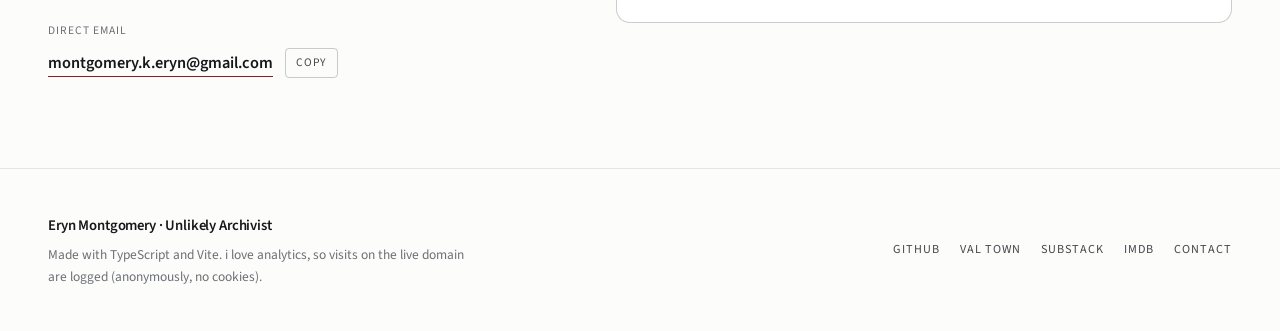
<file: tech.html>
<!DOCTYPE html>
<html lang="en" data-theme="light">
<head>
  <meta charset="UTF-8">
  <meta name="viewport" content="width=device-width, initial-scale=1.0">
  <title>Tech Work · Eryn Montgomery</title>
  <meta name="description" content="Eryn Montgomery, creative technologist: apps, automations, browser tools, and case studies.">
  <meta property="og:title" content="Eryn Montgomery · Property Master &amp; Creative Technologist">
  <meta property="og:description" content="Autonomous systems, encrypted browser apps, fictional worlds, and a decade running film prop departments.">
  <meta property="og:type" content="website">
  <meta property="og:url" content="https://erynmontgomery.com/">
  <meta property="og:image" content="media/og-image.png">
  <meta name="twitter:card" content="summary_large_image">
  <link rel="icon" href="media/favicon.svg" type="image/svg+xml">
  <link rel="icon" href="media/favicon.png" sizes="64x64">
  <link rel="preconnect" href="https://fonts.googleapis.com">
  <link rel="preconnect" href="https://fonts.gstatic.com" crossorigin>
  <link href="https://fonts.googleapis.com/css2?family=Newsreader:ital,opsz,wght@0,6..72,400;0,6..72,500;1,6..72,400&family=IBM+Plex+Mono:wght@400;500&family=Source+Sans+3:wght@400;500;600;700&display=swap" rel="stylesheet">
  <script>
    try {
      var savedTheme = localStorage.getItem('eryn-theme');
      if (savedTheme === 'light' || savedTheme === 'dark') {
        document.documentElement.dataset.theme = savedTheme;
      }
    } catch (e) {}
  </script>
  <script type="module" crossorigin src="./build/main-BrzuO7md.js"></script>
  <link rel="stylesheet" crossorigin href="./build/main-Bi_H7M8p.css">
</head>
<body data-page="tech">
  <a class="skip-link" href="#main">Skip to content</a>

  <header class="topbar" id="topbar">
    <div class="container topbar-inner">
      <a class="brand" href="index.html">
        <span class="brand-mark" aria-hidden="true"></span>
        <span class="brand-name">Eryn Montgomery</span>
      </a>

      <nav class="main-nav" aria-label="Primary sections">
        <a href="index.html">Home</a>
        <a href="#systems" data-nav="systems">Projects</a>
        <a href="#archive" data-nav="archive">Tools</a>
        <a href="#failsafe" data-nav="failsafe">Case Studies</a>
        <a href="#worlds" data-nav="worlds">Art</a>
        <a href="#dossier" data-nav="dossier">Résumé</a>
        <a href="props.html">Prop work</a>
      </nav>

      <div class="topbar-controls">
        <button type="button" class="theme-toggle" id="theme-toggle" aria-pressed="false" title="Switch to dark mode">
          <span class="theme-dot" aria-hidden="true"></span>
          <span class="theme-label">Dark mode</span>
        </button>
        <a class="nav-cta" href="#contact">Contact</a>
      </div>
    </div>
  </header>

  <main id="main">
    <section id="systems" class="section-band" aria-label="Main projects"></section>
    <section id="archive" class="section-band section-alt" aria-label="Tools and experiments"></section>
    <section id="failsafe" class="section-band" aria-label="Case studies"></section>
    <section id="worlds" class="section-band section-alt" aria-label="Art projects"></section>
    <section id="dossier" class="section-band" aria-label="Résumé and contact"></section>
  </main>

  <footer class="colophon">
    <div class="container colophon-inner">
      <div class="colophon-left">
        <span class="brand-name">Eryn Montgomery · Unlikely Archivist</span>
        <p class="colophon-note">
          Made with TypeScript and Vite. i love analytics, so visits on the live domain are logged (anonymously, no cookies).
        </p>
      </div>
      <div class="colophon-links">
        <a href="https://github.com/unlikely-archivist" target="_blank" rel="noopener noreferrer">GitHub</a>
        <a href="https://www.val.town/u/unlikelyarchivist" target="_blank" rel="noopener noreferrer">Val Town</a>
        <a href="https://substack.com/@unlikelyarchivist" target="_blank" rel="noopener noreferrer">Substack</a>
        <a href="https://www.imdb.com/name/nm5005363/" target="_blank" rel="noopener noreferrer">IMDb</a>
        <a href="#contact">Contact</a>
      </div>
    </div>
  </footer>

  <!-- Archival Image Lightbox -->
  <div class="lightbox" id="lightbox" role="dialog" aria-modal="true" aria-label="Image inspector" hidden>
    <div class="lightbox-frame">
      <button type="button" class="lightbox-close" id="lightbox-close" aria-label="Close image inspector">ESC ✕</button>
      <img id="lightbox-img" alt="">
      <p class="lightbox-caption" id="lightbox-caption"></p>
    </div>
  </div>

  <!-- Toast Notice -->
  <div class="toast" id="toast" role="status" aria-live="polite">
    <span class="toast-dot" aria-hidden="true"></span>
    <span class="toast-msg"></span>
  </div>

</body>
</html>
</file>
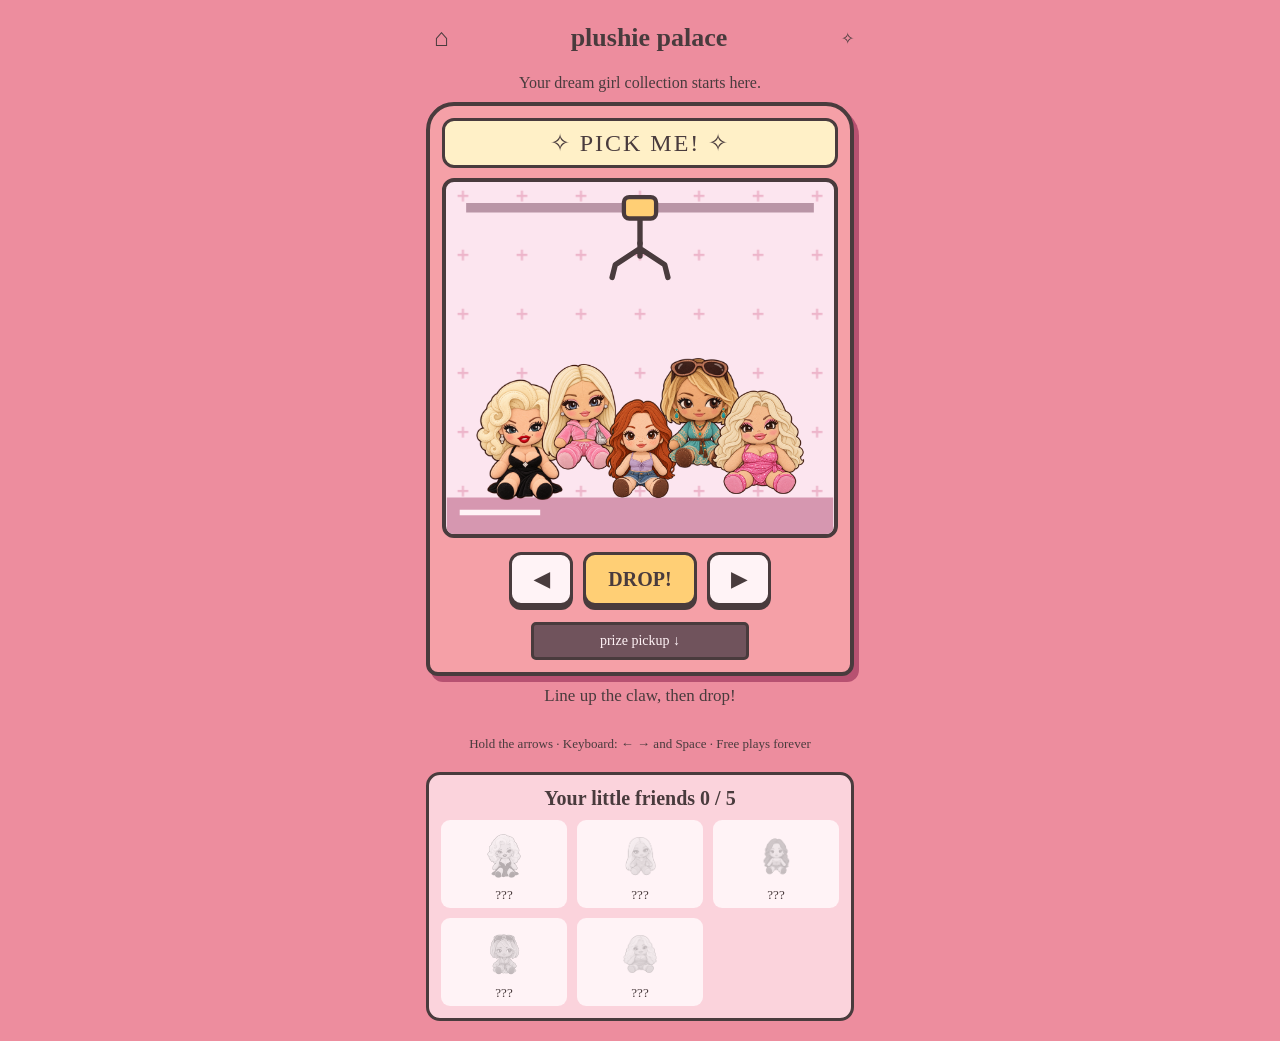
<file: mj/claw.html>
<!doctype html>
<html lang="en"><head><meta charset="utf-8"><meta name="viewport" content="width=device-width,initial-scale=1,viewport-fit=cover"><meta name="theme-color" content="#f5a0a7"><meta name="robots" content="noindex"><title>Molly's claw machine</title>
<style>
*{box-sizing:border-box}body{margin:0;background:#ed8d9e;color:#493b3d;font:16px Georgia,serif}main{max-width:460px;margin:auto;padding:16px 16px max(20px,env(safe-area-inset-bottom));text-align:center}a{color:inherit}header{display:flex;align-items:center;justify-content:space-between;margin-bottom:14px}h1{font-size:26px;margin:0}header a{font-size:25px;text-decoration:none;padding:8px}p{margin:10px 0}.machine{background:#f5a0a7;border:4px solid #493b3d;border-radius:28px 28px 12px 12px;padding:12px;box-shadow:5px 6px 0 #b75171}.sign{background:#fff0c7;border:3px solid #493b3d;border-radius:12px;font-size:24px;padding:8px;margin-bottom:10px;letter-spacing:2px}.glass{background:#fce5ef;border:4px solid #493b3d;position:relative;border-radius:12px;overflow:hidden;aspect-ratio:1.1}svg{display:block;width:100%;height:100%}.controls{display:flex;gap:10px;justify-content:center;padding:14px 0 8px}button{color:#493b3d;font:bold 20px Georgia,serif;border:3px solid #493b3d;border-radius:12px;background:#fff3f6;box-shadow:0 4px 0 #493b3d;min-width:64px;min-height:54px;cursor:pointer;touch-action:none}button:active{transform:translateY(4px);box-shadow:none}button:disabled{opacity:.5;cursor:default}button:focus-visible,a:focus-visible{outline:3px dashed #493b3d;outline-offset:4px}#drop{background:#ffcf75;padding:0 22px}.chute{width:55%;margin:8px auto 0;background:#70535c;border:3px solid #493b3d;border-radius:5px;color:#fff3f6;padding:8px;font-size:14px}#message{min-height:40px;font-size:17px}.collection{background:#fbd3dc;border:3px solid #493b3d;border-radius:14px;padding:12px;margin-top:20px}h2{font-size:20px;margin:0 0 10px}.shelf{display:grid;grid-template-columns:repeat(3,1fr);gap:10px}.prize{background:#fff3f6;border-radius:9px;padding:5px;font-size:13px}.prize svg{height:62px}.unknown{opacity:.3;filter:grayscale(1)}.hint{font-size:13px}#rope,#claw{stroke:#493b3d;stroke-width:5;fill:none;stroke-linecap:round;stroke-linejoin:round}
</style></head><body><main><header><a href="./" aria-label="Back to Molly's room">⌂</a><h1>plushie palace</h1><span aria-hidden="true">✧</span></header><p>Your dream girl collection starts here.</p><div class="machine"><div class="sign">✧ PICK ME! ✧</div><div class="glass"><svg id="game" viewBox="0 0 360 328" role="img" aria-label="Claw machine with five celebrity plushies"><defs><pattern id="stars" width="55" height="55" patternUnits="userSpaceOnUse"><path d="M15 8v10m-5-5h10" stroke="#edb5ca" stroke-width="2"/></pattern></defs><path fill="url(#stars)" d="M0 0h360v328H0z"/><path d="M0 294h360v34H0" fill="#d697b0"/><path d="M18 24h324" stroke="#b995a6" stroke-width="9"/><g id="toys"></g><path id="rope"/><g id="carriage"><rect x="-15" y="14" width="30" height="20" rx="5" fill="#ffcf75" stroke="#493b3d" stroke-width="4"/></g><g id="claw"><path id="fingers"/></g><g id="held"></g><path d="M12 308h75" stroke="#fff3f6" stroke-width="5"/></svg></div><div class="controls"><button id="left" aria-label="Move claw left">◀</button><button id="drop">DROP!</button><button id="right" aria-label="Move claw right">▶</button></div><div class="chute">prize pickup ↓</div></div><p id="message" role="status" aria-live="polite">Line up the claw, then drop!</p><p class="hint">Hold the arrows · Keyboard: ← → and Space · Free plays forever</p><section class="collection"><h2>Your little friends <span id="count">0 / 5</span></h2><div id="collection" class="shelf"></div></section></main>
<script src="claw.js?v=2"></script></body></html>
</file>
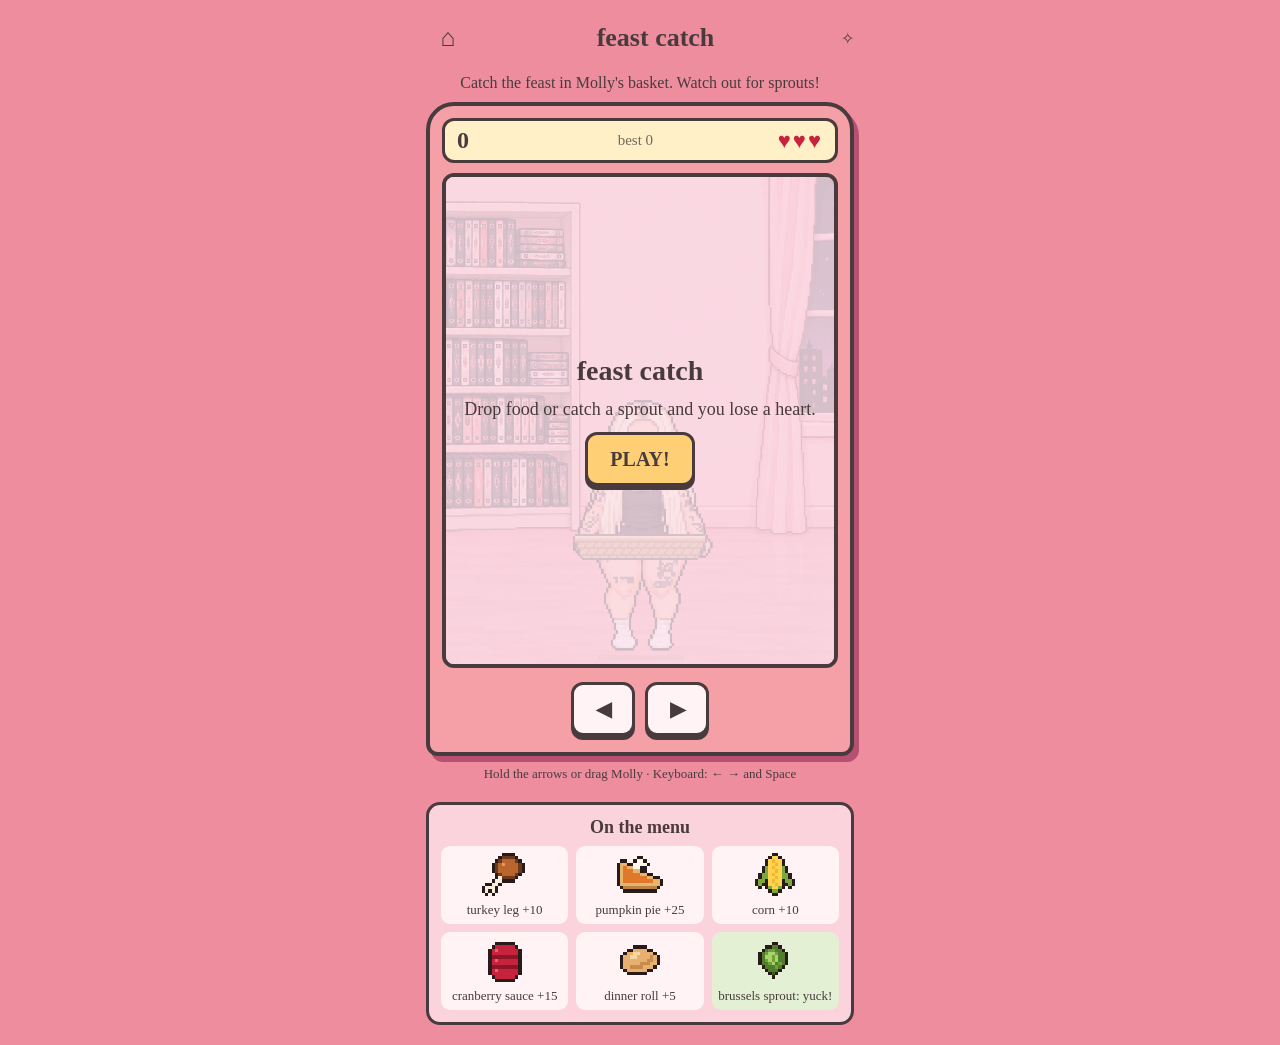
<file: mj/feast.html>
<!doctype html>
<html lang="en"><head><meta charset="utf-8"><meta name="viewport" content="width=device-width,initial-scale=1,viewport-fit=cover"><meta name="theme-color" content="#f5a0a7"><meta name="robots" content="noindex"><title>Molly's feast catch</title>
<style>
*{box-sizing:border-box}body{margin:0;background:#ed8d9e;color:#493b3d;font:16px Georgia,serif}main{max-width:460px;margin:auto;padding:16px 16px max(20px,env(safe-area-inset-bottom));text-align:center}a{color:inherit}header{display:flex;align-items:center;justify-content:space-between;margin-bottom:14px}h1{font-size:26px;margin:0}header a{display:grid;place-items:center;min-width:44px;min-height:44px;font-size:25px;text-decoration:none}p{margin:10px 0}
.table{background:#f5a0a7;border:4px solid #493b3d;border-radius:28px 28px 12px 12px;padding:12px;box-shadow:5px 6px 0 #b75171}
.board{display:flex;justify-content:space-between;align-items:center;background:#fff0c7;border:3px solid #493b3d;border-radius:12px;font-size:20px;padding:6px 12px;margin-bottom:10px}
#score{font-weight:bold;font-size:24px;min-width:3ch;text-align:left}#best{font-size:15px;opacity:.75}#lives{color:#c8233c;font-size:22px;letter-spacing:2px;min-width:3ch;text-align:right}
.glass{background:#fce5ef;border:4px solid #493b3d;position:relative;border-radius:12px;overflow:hidden;aspect-ratio:4/5}
canvas{display:block;width:100%;height:100%;touch-action:none}
#overlay{position:absolute;inset:0;display:flex;flex-direction:column;align-items:center;justify-content:center;gap:12px;padding:18px;background:rgba(252,229,239,.82)}#overlay[hidden]{display:none}
#overlay h2{font-size:28px;margin:0}#overlay p{margin:0;font-size:18px}
.controls{display:flex;gap:10px;justify-content:center;padding:14px 0 4px}
button{color:#493b3d;font:bold 20px Georgia,serif;border:3px solid #493b3d;border-radius:12px;background:#fff3f6;box-shadow:0 4px 0 #493b3d;min-width:64px;min-height:54px;cursor:pointer;touch-action:none}button:active{transform:translateY(4px);box-shadow:none}button:focus-visible,a:focus-visible{outline:3px dashed #493b3d;outline-offset:4px}
#play{background:#ffcf75;padding:0 22px;touch-action:manipulation}
.menu{background:#fbd3dc;border:3px solid #493b3d;border-radius:14px;padding:12px;margin-top:20px}h3{font-size:18px;margin:0 0 8px}.foods{display:grid;grid-template-columns:repeat(3,1fr);gap:8px}.food{background:#fff3f6;border-radius:9px;padding:6px 4px;font-size:13px}.food canvas{width:48px;height:48px;margin:0 auto 2px;image-rendering:pixelated}.food.bad{background:#e3f0d3}
.hint{font-size:13px}
</style></head><body><main>
<header><a href="./" aria-label="Back to Molly's room">⌂</a><h1>feast catch</h1><span aria-hidden="true">✧</span></header>
<p>Catch the feast in Molly's basket. Watch out for sprouts!</p>
<div class="table">
  <div class="board"><span id="score" aria-label="score">0</span><span id="best">best 0</span><span id="lives" aria-label="3 hearts left">♥♥♥</span></div>
  <div class="glass">
    <canvas id="game" width="1080" height="1350" role="img" aria-label="Molly holding a basket while food falls"></canvas>
    <div id="overlay"><h2 id="title">feast catch</h2><p id="msg">Drop food or catch a sprout and you lose a heart.</p><button id="play">PLAY!</button></div>
  </div>
  <div class="controls"><button id="left" aria-label="Move Molly left">◀</button><button id="right" aria-label="Move Molly right">▶</button></div>
</div>
<p id="message" role="status" aria-live="polite"></p>
<p class="hint">Hold the arrows or drag Molly · Keyboard: ← → and Space</p>
<section class="menu"><h3>On the menu</h3><div class="foods" id="menu"></div></section>
</main>
<script src="molly.js"></script>
<script src="feast.js?v=1"></script></body></html>
</file>
<file: build/main-Bi_H7M8p.css>
:root,[data-theme=dark]{--bg: #111214;--bg-alt: #16171a;--surface: #1a1b1e;--surface-elevated: #202125;--surface-inset: #0d0e10;--ink: #ececea;--ink-secondary: #b9bab7;--ink-muted: #8e908c;--border: rgba(236, 236, 234, .1);--border-strong: rgba(236, 236, 234, .22);--accent: #d0605a;--accent-hover: #de726c;--accent-soft: rgba(208, 96, 90, .14);--brass: #a9b0ba;--brass-soft: rgba(169, 176, 186, .12);--ok: #6fb88a;--ok-soft: rgba(111, 184, 138, .14);--warn: #d8ab5c;--warn-soft: rgba(216, 171, 92, .14);--topbar-bg: rgba(17, 18, 20, .9);--shadow-lg: 0 20px 50px rgba(0, 0, 0, .45);--shadow-md: 0 8px 24px rgba(0, 0, 0, .3);--font-display: "Newsreader", Georgia, "Times New Roman", serif;--font-sans: "Source Sans 3", -apple-system, BlinkMacSystemFont, "Segoe UI", sans-serif;--font-mono: "Source Sans 3", -apple-system, BlinkMacSystemFont, "Segoe UI", sans-serif;--font-code: "IBM Plex Mono", ui-monospace, "SFMono-Regular", Menlo, monospace;--radius-sm: 4px;--radius-md: 8px;--radius-lg: 14px;--radius-pill: 999px;--container-max: 1240px;--gutter: clamp(1.25rem, 4vw, 3rem);--topbar-h: 64px}[data-theme=light]{--bg: #fcfcfb;--bg-alt: #f4f4f2;--surface: #ffffff;--surface-elevated: #ffffff;--surface-inset: #efefec;--ink: #16171a;--ink-secondary: #45474c;--ink-muted: #6c6f75;--border: rgba(22, 23, 26, .1);--border-strong: rgba(22, 23, 26, .22);--accent: #8c1d1d;--accent-hover: #741616;--accent-soft: rgba(140, 29, 29, .07);--brass: #555c66;--brass-soft: rgba(85, 92, 102, .09);--ok: #1f6a3d;--ok-soft: rgba(31, 106, 61, .1);--warn: #8a5b0c;--warn-soft: rgba(138, 91, 12, .1);--topbar-bg: rgba(252, 252, 251, .92);--shadow-lg: 0 18px 44px rgba(22, 23, 26, .08);--shadow-md: 0 6px 18px rgba(22, 23, 26, .05)}*,*:before,*:after{box-sizing:border-box}[hidden]{display:none!important}html{scroll-behavior:smooth;scroll-padding-top:calc(var(--topbar-h) + 1.5rem);background:var(--bg);color:var(--ink);font-size:16px;-webkit-font-smoothing:antialiased;-moz-osx-font-smoothing:grayscale}body{margin:0;font-family:var(--font-sans);background:var(--bg);color:var(--ink);line-height:1.6;overflow-x:hidden;transition:background-color .25s ease,color .25s ease}img,video,canvas{display:block;max-width:100%;height:auto}button,input,textarea{font:inherit;color:inherit}a{color:inherit}h1,h2,h3,h4{margin:0;font-weight:400;color:var(--ink)}p{margin:0}code,pre,kbd{font-family:var(--font-code)}:focus-visible{outline:2px solid var(--accent);outline-offset:3px}.skip-link{position:fixed;top:-120px;left:1rem;z-index:200;padding:.6rem 1rem;background:var(--accent);color:#fff;text-decoration:none;font-size:.85rem;font-weight:600;border-radius:var(--radius-sm)}.skip-link:focus{top:1rem}.mono-meta{font-family:var(--font-mono);font-size:.72rem;letter-spacing:.09em;text-transform:uppercase;color:var(--ink-muted)}.mono-badge{display:inline-block;font-family:var(--font-mono);font-size:.69rem;letter-spacing:.09em;text-transform:uppercase;color:var(--brass);background:var(--brass-soft);border:1px solid var(--border);padding:.25rem .6rem;border-radius:var(--radius-sm)}.inline-link{color:var(--ink);text-decoration:underline;text-decoration-color:var(--accent);text-decoration-thickness:1.5px;text-underline-offset:4px;transition:color .15s ease}.inline-link:hover{color:var(--accent)}.text-link{display:inline-flex;align-items:center;gap:.35rem;font-size:.88rem;font-weight:500;color:var(--ink);text-decoration:none;border-bottom:1px solid var(--border-strong);padding-bottom:2px;transition:color .16s ease,border-color .16s ease}.text-link:hover{color:var(--accent);border-color:var(--accent)}.btn{display:inline-flex;align-items:center;justify-content:center;gap:.5rem;padding:.72rem 1.25rem;border-radius:var(--radius-sm);font-size:.88rem;font-weight:600;letter-spacing:.01em;text-decoration:none;cursor:pointer;border:1px solid transparent;transition:background-color .16s ease,border-color .16s ease,color .16s ease,transform .12s ease}.btn:active{transform:translateY(1px)}.btn-sm{padding:.52rem .95rem;font-size:.82rem}.btn-primary{background:var(--accent);color:#fff;border-color:var(--accent)}.btn-primary:hover{background:var(--accent-hover);border-color:var(--accent-hover)}.btn-outline{background:transparent;color:var(--ink);border-color:var(--border-strong)}.btn-outline:hover{border-color:var(--ink);background:var(--surface-elevated)}.btn-ghost{background:var(--surface);color:var(--ink-secondary);border-color:var(--border)}.btn-ghost:hover{color:var(--ink);border-color:var(--border-strong)}.btn-inline{background:transparent;border:1px solid var(--border-strong);color:var(--ink-secondary);font-family:var(--font-mono);font-size:.72rem;letter-spacing:.06em;text-transform:uppercase;padding:.3rem .65rem;border-radius:var(--radius-sm);cursor:pointer;transition:color .15s ease,border-color .15s ease}.btn-inline:hover{color:var(--ink);border-color:var(--ink)}@media print{:root,[data-theme=dark],[data-theme=light]{--bg: #ffffff;--bg-alt: #ffffff;--surface: #ffffff;--surface-elevated: #ffffff;--ink: #111111;--ink-secondary: #333333;--ink-muted: #555555;--border: #d5d5d5;--border-strong: #999999;--accent: #8b1e14;--brass: #444444}.topbar,#systems,#archive,#failsafe,#worlds,#film,#contact,.colophon,.hero-plate-wrap,.hero-actions,.dossier-action-strip,.lightbox,.toast{display:none!important}body{background:#fff!important;color:#111!important;font-size:10pt}.section-hero,.section-band{padding:.75rem 0!important;border:none!important}.hero-grid{grid-template-columns:1fr!important}.hero-title{font-size:24pt!important}}.container{width:min(100% - (var(--gutter) * 2),var(--container-max));margin-inline:auto}.topbar{position:sticky;top:0;z-index:90;height:var(--topbar-h);background:var(--topbar-bg);backdrop-filter:blur(14px);-webkit-backdrop-filter:blur(14px);border-bottom:1px solid var(--border)}.topbar-inner{height:100%;display:flex;align-items:center;justify-content:space-between;gap:1.25rem}.brand{display:inline-flex;align-items:center;gap:.65rem;text-decoration:none;white-space:nowrap}.brand-mark{width:9px;height:9px;border-radius:50%;background:var(--accent);box-shadow:0 0 0 3px var(--accent-soft)}.brand-name{font-weight:600;font-size:.92rem;letter-spacing:-.01em}.main-nav{display:flex;align-items:center;gap:.25rem}.main-nav a{text-decoration:none;font-size:.84rem;font-weight:500;color:var(--ink-secondary);padding:.42rem .72rem;border-radius:var(--radius-sm);transition:color .15s ease,background-color .15s ease}.main-nav a:hover,.main-nav a.is-active{color:var(--ink);background:var(--surface-elevated)}.main-nav a.is-active{box-shadow:inset 0 -1.5px 0 var(--accent)}.topbar-controls{display:flex;align-items:center;gap:.55rem}.theme-toggle{display:inline-flex;align-items:center;gap:.45rem;height:34px;padding:0 .7rem;border:1px solid var(--border-strong);background:var(--surface);color:var(--ink-secondary);border-radius:var(--radius-sm);font-size:.78rem;font-weight:500;cursor:pointer;transition:border-color .15s ease,color .15s ease,background-color .15s ease}.theme-toggle:hover{color:var(--ink);border-color:var(--ink)}.theme-dot{width:8px;height:8px;border-radius:50%;background:var(--brass)}.nav-cta{display:inline-flex;align-items:center;height:34px;padding:0 .85rem;background:var(--accent);color:#fff;text-decoration:none;border-radius:var(--radius-sm);font-size:.8rem;font-weight:600;transition:background-color .15s ease}.nav-cta:hover{background:var(--accent-hover)}.section-hero{padding:clamp(2.5rem,5.5vw,4.75rem) 0 clamp(2.5rem,4vw,3.75rem);border-bottom:1px solid var(--border)}.section-band{padding:clamp(4rem,7vw,6.25rem) 0;border-bottom:1px solid var(--border)}.section-alt{background:var(--bg-alt)}.chapter-header{margin-bottom:clamp(2.25rem,4vw,3.5rem)}.chapter-index{display:inline-block;font-family:var(--font-mono);font-size:.74rem;letter-spacing:.12em;text-transform:uppercase;color:var(--accent);margin-bottom:.85rem}.chapter-title-row{display:grid;grid-template-columns:minmax(0,1.3fr) minmax(0,1fr);gap:1.5rem 3rem;align-items:end}.chapter-title-row h2{font-family:var(--font-display);font-size:clamp(2.35rem,4.4vw,3.6rem);line-height:1.03;letter-spacing:-.02em}.chapter-title-row h2 em{font-style:italic;color:var(--brass)}.chapter-desc{color:var(--ink-secondary);font-size:.98rem;max-width:52ch}.hero-grid{display:grid;grid-template-columns:minmax(0,1.28fr) minmax(300px,.82fr);gap:clamp(2rem,5vw,4.5rem);align-items:center}.status-dot{display:inline-block;width:7px;height:7px;border-radius:50%;background:var(--ok);box-shadow:0 0 0 3px var(--ok-soft);margin-right:.35rem}.hero-title{font-family:var(--font-display);font-size:clamp(2.9rem,5.8vw,4.85rem);line-height:.99;letter-spacing:-.025em;margin-bottom:1.65rem}.hero-title em{font-style:italic;color:var(--brass)}.hero-prose{display:flex;flex-direction:column;gap:1rem;max-width:58ch;color:var(--ink-secondary);font-size:1.02rem;margin-bottom:2rem}.hero-prose strong{color:var(--ink);font-weight:600}.hero-actions{display:flex;flex-wrap:wrap;align-items:center;gap:.75rem}.proof-ledger{margin-top:clamp(2.5rem,4.5vw,3.75rem);display:grid;grid-template-columns:repeat(4,minmax(0,1fr));border:1px solid var(--border);background:var(--surface);border-radius:var(--radius-md);overflow:hidden}.proof-cell{padding:1.25rem 1.35rem;border-right:1px solid var(--border);display:flex;flex-direction:column;gap:.3rem}.proof-cell:last-child{border-right:none}.proof-num{font-family:var(--font-display);font-size:clamp(1.8rem,2.5vw,2.35rem);line-height:1.05;color:var(--ink)}.proof-label{font-family:var(--font-mono);font-size:.7rem;letter-spacing:.08em;text-transform:uppercase;color:var(--brass)}.colophon{padding:2.75rem 0;background:var(--bg)}.colophon-inner{display:flex;flex-wrap:wrap;align-items:center;justify-content:space-between;gap:1.5rem}.colophon-note{font-size:.84rem;color:var(--ink-muted);margin-top:.35rem;max-width:60ch}.colophon-links{display:flex;flex-wrap:wrap;gap:1.25rem}.colophon-links a{font-family:var(--font-mono);font-size:.76rem;text-transform:uppercase;letter-spacing:.08em;color:var(--ink-secondary);text-decoration:none}.colophon-links a:hover{color:var(--accent)}@media(max-width:1040px){.main-nav{display:none}.hero-grid,.chapter-title-row{grid-template-columns:1fr}.proof-ledger{grid-template-columns:repeat(2,minmax(0,1fr))}.proof-cell:nth-child(2){border-right:none}.proof-cell:nth-child(1),.proof-cell:nth-child(2){border-bottom:1px solid var(--border)}}@media(max-width:600px){.theme-label{display:none}.proof-ledger{grid-template-columns:1fr}.proof-cell{border-right:none;border-bottom:1px solid var(--border)}.proof-cell:last-child{border-bottom:none}}.portrait{--frame-color: var(--accent);--frame-fill: #000;--zoom: .7;position:relative;width:100%;max-width:26rem;justify-self:center;aspect-ratio:1576 / 1624}.portrait .clip,.portrait .frame{position:absolute;inset:0;-webkit-mask:var(--mask) center / 100% 100% no-repeat;mask:var(--mask) center / 100% 100% no-repeat}.portrait .clip{--mask: url(../media/portrait-frame-inner.png);background:var(--frame-fill)}.portrait .frame{--mask: url(../media/portrait-frame-black.png);background:var(--frame-color)}.portrait img{position:absolute;display:block;width:calc(83.12% * var(--zoom));left:calc(49.62% - 41.56% * var(--zoom));bottom:7.76%;height:auto}.flagship-list{display:flex;flex-direction:column;gap:2.5rem}.flagship-card{border:1px solid var(--border);border-radius:var(--radius-lg);background:var(--surface);overflow:hidden;box-shadow:var(--shadow-md)}.flagship-body{display:grid;grid-template-columns:minmax(0,1.35fr) minmax(280px,.85fr);gap:2.5rem;padding:clamp(1.5rem,3vw,2.5rem);align-items:start}.flagship-title{font-family:var(--font-display);font-size:clamp(2.1rem,3.4vw,3rem);line-height:1.05;margin-bottom:.45rem}.flagship-subtitle{font-size:1.02rem;color:var(--brass);margin-bottom:1.35rem}.flagship-lead{color:var(--ink);font-size:.97rem;margin-bottom:1.4rem}.story-split{display:grid;grid-template-columns:repeat(2,minmax(0,1fr));gap:1.35rem;margin-bottom:1.4rem}.story-col h4{font-family:var(--font-mono);font-size:.72rem;letter-spacing:.1em;text-transform:uppercase;color:var(--accent);margin-bottom:.45rem}.story-col p{font-size:.9rem;color:var(--ink-secondary)}.pipeline-strip{display:flex;flex-wrap:wrap;align-items:center;gap:.4rem;padding:.8rem .95rem;border:1px solid var(--border);border-radius:var(--radius-sm);background:var(--bg);margin-bottom:1.15rem}.pipe-node{font-family:var(--font-mono);font-size:.71rem;padding:.22rem .5rem;border-radius:3px;background:var(--surface-elevated);border:1px solid var(--border);color:var(--ink)}.pipe-arrow{color:var(--accent);font-family:var(--font-mono);font-size:.78rem}.stack-row{display:flex;flex-wrap:wrap;gap:.4rem;margin-bottom:1.5rem}.stack-chip{font-family:var(--font-mono);font-size:.7rem;color:var(--ink-secondary);background:var(--surface-elevated);border:1px solid var(--border);padding:.2rem .52rem;border-radius:3px}.flagship-actions{display:flex;flex-wrap:wrap;align-items:center;gap:.75rem 1rem;padding-top:1rem;border-top:1px solid var(--border)}.demo-caption{font-family:var(--font-mono);font-size:.74rem;color:var(--brass)}.flagship-media{display:flex;flex-direction:column;align-items:center;gap:.85rem;position:sticky;top:calc(var(--topbar-h) + 1.5rem);align-self:start}.device-frame{border:1px solid var(--border-strong);background:#0a0908;box-shadow:var(--shadow-lg);overflow:hidden}.device-phone{width:min(100%,285px);border-radius:28px;padding:10px;position:relative}.device-notch{width:72px;height:5px;border-radius:99px;background:#ffffff29;margin:2px auto 8px}.device-phone img{width:100%;border-radius:18px}.device-browser{width:100%;border-radius:10px}.browser-chrome{display:flex;align-items:center;gap:6px;padding:.55rem .8rem;background:#1a1917;border-bottom:1px solid rgba(255,255,255,.08)}.browser-chrome span:nth-child(-n+3){width:8px;height:8px;border-radius:50%;background:#ffffff38}.browser-url{margin-left:.5rem;font-family:var(--font-mono);font-size:.68rem;color:#9e968a}.lightbox-trigger{display:block;width:100%;padding:0;border:none;background:transparent;cursor:zoom-in}.media-caption{font-size:.8rem;color:var(--ink-muted);text-align:center;max-width:34ch}.trio-controls{display:flex;flex-direction:column;gap:.4rem;width:100%;max-width:310px}.trio-btn{padding:.48rem .72rem;border-radius:var(--radius-sm);border:1px solid var(--border);background:var(--bg);color:var(--ink-secondary);font-family:var(--font-mono);font-size:.71rem;text-align:left;cursor:pointer;transition:border-color .15s ease,color .15s ease}.trio-btn.is-active{border-color:var(--accent);color:var(--ink);background:var(--accent-soft)}.sim-box{border:1px solid var(--border-strong);border-radius:var(--radius-md);background:var(--bg);padding:1.15rem;margin-bottom:1.35rem}.sim-head{display:flex;flex-direction:column;gap:.4rem;margin-bottom:1rem}.sim-sub{font-size:.82rem;color:var(--ink-muted)}.crypto-inputs{display:grid;grid-template-columns:minmax(0,1fr) 128px auto;gap:.65rem;align-items:end;margin-bottom:1rem}.sim-field{display:flex;flex-direction:column;gap:.3rem}.sim-field span{font-family:var(--font-mono);font-size:.67rem;text-transform:uppercase;letter-spacing:.08em;color:var(--ink-muted)}.sim-field input{width:100%;padding:.5rem .7rem;border-radius:var(--radius-sm);border:1px solid var(--border-strong);background:var(--surface);font-size:.84rem}.crypto-output{border:1px solid var(--border);border-radius:var(--radius-sm);background:var(--surface);padding:.85rem;display:flex;flex-direction:column;gap:.75rem}.crypto-key{display:block;font-family:var(--font-mono);font-size:.66rem;text-transform:uppercase;letter-spacing:.08em;color:var(--brass);margin-bottom:.2rem}.crypto-cipher{display:block;font-size:.76rem;word-break:break-all;color:var(--ok);background:var(--bg);padding:.55rem .65rem;border-radius:var(--radius-sm);border:1px solid var(--border)}.crypto-meta-grid{display:grid;grid-template-columns:repeat(2,minmax(0,1fr));gap:.65rem}.crypto-meta-grid code{font-size:.73rem;color:var(--ink-secondary);word-break:break-all}.gate-selector{display:flex;flex-wrap:wrap;gap:.4rem;margin-bottom:.9rem}.gate-pill{font-family:var(--font-mono);font-size:.73rem;padding:.38rem .68rem;border-radius:var(--radius-sm);border:1px solid var(--border-strong);background:var(--surface);color:var(--ink-secondary);cursor:pointer}.gate-pill.is-active{border-color:var(--accent);background:var(--accent-soft);color:var(--ink)}.gate-summary{display:flex;flex-wrap:wrap;align-items:center;justify-content:space-between;gap:.6rem;padding:.75rem .9rem;border-radius:var(--radius-sm);border:1px solid var(--border);margin-bottom:.8rem}.gate-summary.is-admitted{background:var(--ok-soft);border-color:#64bd8659}.gate-summary.is-blocked{background:var(--accent-soft);border-color:#d9483b59}.gate-summary strong{display:block;font-family:var(--font-mono);font-size:.88rem}.gate-summary span{font-size:.78rem;color:var(--ink-secondary)}.verdict-badge{font-family:var(--font-mono);font-size:.68rem!important;font-weight:600;letter-spacing:.08em;padding:.28rem .55rem;border-radius:3px;background:var(--bg);color:var(--ink)!important;border:1px solid var(--border-strong)}.gate-steps,.retry-steps{list-style:none;margin:0;padding:0;display:flex;flex-direction:column;gap:.45rem}.gate-step{display:grid;grid-template-columns:34px minmax(0,1fr) auto;gap:.75rem;align-items:center;padding:.55rem .7rem;border-radius:var(--radius-sm);border:1px solid var(--border);background:var(--surface)}.gate-step.is-fail{border-color:var(--accent)}.gate-step.is-skipped{opacity:.52}.gate-idx{font-family:var(--font-mono);font-size:.72rem;color:var(--ink-muted)}.gate-copy strong{display:block;font-size:.82rem}.gate-copy span{font-size:.78rem;color:var(--ink-secondary)}.gate-status{font-family:var(--font-mono);font-size:.68rem;font-weight:600;padding:.2rem .45rem;border-radius:3px}.gate-step.is-pass .gate-status{color:var(--ok);background:var(--ok-soft)}.gate-step.is-fail .gate-status{color:var(--accent);background:var(--accent-soft)}.gate-step.is-skipped .gate-status{color:var(--ink-muted);background:var(--bg)}.retry-summary{font-size:.86rem;color:var(--ink-secondary);margin-bottom:.8rem}.retry-step{display:grid;grid-template-columns:108px minmax(0,1fr);gap:.85rem;padding:.65rem .8rem;border:1px solid var(--border);border-radius:var(--radius-sm);background:var(--surface)}.retry-tag{font-family:var(--font-mono);font-size:.68rem;letter-spacing:.08em;align-self:start;padding:.2rem .45rem;border-radius:3px;text-align:center}.retry-step.is-ok .retry-tag{color:var(--ok);background:var(--ok-soft)}.retry-step.is-warn .retry-tag{color:var(--warn);background:var(--warn-soft)}.retry-step.is-guard .retry-tag{color:var(--accent);background:var(--accent-soft)}.retry-step strong{display:block;font-size:.85rem;margin-bottom:.15rem}.retry-step p{font-size:.8rem;color:var(--ink-secondary)}.archive-grid{display:grid;grid-template-columns:repeat(3,minmax(0,1fr));gap:1.4rem}.archive-card{display:flex;flex-direction:column;border:1px solid var(--border);border-radius:var(--radius-md);background:var(--surface);overflow:hidden;transition:border-color .18s ease,transform .18s ease}.archive-card:hover{border-color:var(--border-strong);transform:translateY(-2px)}.archive-media{position:relative;aspect-ratio:16 / 10;background:var(--surface-inset);border-bottom:1px solid var(--border);overflow:hidden}.archive-img-btn{width:100%;height:100%}.archive-media img{width:100%;height:100%;object-fit:cover;object-position:top center}#archive-mj-atlas .archive-media img{object-position:center 12%;transform:scale(1.16);transform-origin:center 12%}.archive-custom-visual{width:100%;height:100%;padding:.9rem 1rem;display:flex;flex-direction:column;justify-content:space-between;font-family:var(--font-mono);font-size:.69rem;background:#100f0e;color:#e4ded3}.bv-header,.bv-row{display:grid;grid-template-columns:24px minmax(0,1fr) 36px;gap:.5rem;padding:.22rem 0;border-bottom:1px solid rgba(255,255,255,.08)}.bv-header{color:#cfb98f;font-size:.64rem}.bv-foot,.fp-bar{display:flex;flex-wrap:wrap;gap:.45rem;font-size:.65rem;color:#a8a095}.fp-arrow{color:#d9483b}.fp-good{color:#64bd86;font-weight:600}.flatpack-visual pre{margin:0;font-size:.69rem;line-height:1.5;color:#dfd8cc;white-space:pre-wrap}.archive-content{padding:1.25rem;display:flex;flex-direction:column;flex:1}.archive-content h3{font-family:var(--font-display);font-size:1.55rem;line-height:1.12;margin-bottom:.5rem}.archive-lead{font-size:.9rem;color:var(--ink);margin-bottom:.55rem}.archive-footer{display:flex;flex-direction:column;gap:.8rem;padding-top:.85rem;border-top:1px solid var(--border)}.archive-links{display:flex;flex-wrap:wrap;gap:.85rem}.ledger-accordion{margin-top:2.25rem;border:1px solid var(--border-strong);border-radius:var(--radius-md);background:var(--surface);overflow:hidden}.ledger-summary{list-style:none;display:flex;flex-wrap:wrap;align-items:center;justify-content:space-between;gap:1rem;padding:1.25rem 1.5rem;cursor:pointer}.ledger-summary::-webkit-details-marker{display:none}.ledger-summary strong{display:block;margin-top:.25rem;font-size:1rem}.ledger-toggle-label{font-family:var(--font-mono);font-size:.74rem;color:var(--accent);text-transform:uppercase;letter-spacing:.08em}.ledger-table-wrap,.film-table-wrap{overflow-x:auto;border-top:1px solid var(--border)}.data-table{width:100%;border-collapse:collapse;font-size:.86rem}.data-table th{text-align:left;font-family:var(--font-mono);font-size:.69rem;letter-spacing:.09em;text-transform:uppercase;color:var(--ink-muted);padding:.85rem 1.15rem;border-bottom:1px solid var(--border);background:var(--surface-elevated)}.data-table td{padding:.9rem 1.15rem;border-bottom:1px solid var(--border);vertical-align:top}.data-table tbody tr:hover{background:var(--surface-elevated)}.table-stack{font-family:var(--font-mono);font-size:.74rem;color:var(--ink-secondary)}.status-tag,.medium-tag{display:inline-block;font-family:var(--font-mono);font-size:.68rem;padding:.2rem .5rem;border-radius:3px;border:1px solid var(--border-strong);color:var(--brass);white-space:nowrap}.cases-shell{display:grid;grid-template-columns:310px minmax(0,1fr);gap:2rem;align-items:start}.case-rail{display:flex;flex-direction:column;gap:.65rem}.case-rail-btn{display:flex;flex-direction:column;gap:.25rem;padding:1.1rem 1.15rem;border-radius:var(--radius-md);border:1px solid var(--border);background:var(--surface);text-align:left;cursor:pointer;transition:border-color .16s ease,background-color .16s ease}.case-rail-btn:hover{border-color:var(--border-strong)}.case-rail-btn.is-active{border-color:var(--accent);background:var(--accent-soft)}.case-rail-rule{font-family:var(--font-display);font-size:1.5rem;line-height:1.1;color:var(--ink)}.case-rail-title{font-size:.82rem;color:var(--ink-secondary)}.case-reader{border:1px solid var(--border);border-radius:var(--radius-lg);background:var(--surface);padding:clamp(1.5rem,3.2vw,2.5rem)}.case-meta-line{display:flex;flex-wrap:wrap;justify-content:space-between;gap:.75rem;margin-bottom:.85rem}.case-article h3{font-family:var(--font-display);font-size:clamp(2rem,3vw,2.65rem);line-height:1.08;margin-bottom:.75rem}.case-lead{font-size:1.04rem;color:var(--ink);margin-bottom:1.35rem}.case-rule-callout{display:flex;flex-wrap:wrap;align-items:baseline;gap:.5rem 1.15rem;padding:.95rem 1.15rem;border-radius:var(--radius-sm);background:var(--bg);border-left:3px solid var(--brass);margin-bottom:1.5rem}.case-rule-callout strong{font-family:var(--font-mono);font-size:.88rem;color:var(--brass);text-transform:uppercase;letter-spacing:.06em}.case-rule-callout span{font-size:.9rem;color:var(--ink-secondary)}.case-columns{display:grid;grid-template-columns:repeat(2,minmax(0,1fr));gap:1.75rem;margin-bottom:1.4rem}.case-col h4{font-family:var(--font-mono);font-size:.74rem;letter-spacing:.1em;text-transform:uppercase;color:var(--accent);margin-bottom:.65rem}.case-col p{font-size:.92rem;color:var(--ink-secondary);margin-bottom:.85rem}.case-footnote{font-size:.88rem;color:var(--ink-muted);border-top:1px solid var(--border);padding-top:1rem;margin-bottom:1.15rem}.case-links{display:flex;flex-wrap:wrap;gap:1.1rem}.exhibition-stack{display:flex;flex-direction:column;gap:3.5rem}.exhibition-piece{display:grid;grid-template-columns:minmax(0,1.2fr) minmax(0,.85fr);gap:clamp(1.75rem,4vw,3.5rem);align-items:center;padding-bottom:3.5rem;border-bottom:1px solid var(--border)}.exhibition-piece.layout-plate{grid-template-columns:minmax(0,.9fr) minmax(0,1.05fr)}.exhibition-piece.layout-plate .exhibition-visuals{order:2}.contact-sheet{display:grid;grid-template-columns:repeat(2,minmax(0,1fr));gap:.85rem}.sheet-frame,.exhibition-plate{margin:0;border:1px solid var(--border-strong);border-radius:var(--radius-sm);background:var(--surface);overflow:hidden}.sheet-frame img{width:100%;aspect-ratio:4 / 3;object-fit:cover}.exhibition-plate img{width:100%;height:auto;object-fit:cover}.sheet-frame figcaption,.exhibition-plate figcaption{padding:.55rem .75rem;display:flex;flex-wrap:wrap;justify-content:space-between;gap:.5rem;font-size:.78rem;color:var(--ink-muted);border-top:1px solid var(--border)}.exhibition-copy h3{font-family:var(--font-display);font-size:clamp(2.1rem,3.5vw,3rem);line-height:1.05;margin:.4rem 0 .65rem}.exhibition-sub{font-size:1rem;color:var(--brass);margin-bottom:1.1rem}.exhibition-p{font-size:.94rem;color:var(--ink-secondary);margin-bottom:.95rem}.under-hood-note{margin:1.3rem 0 1.5rem;padding:.95rem 1.1rem;border-radius:var(--radius-sm);background:var(--surface);border:1px solid var(--border);border-left:2px solid var(--accent)}.under-hood-note p{font-size:.84rem;color:var(--ink-secondary);margin-top:.35rem}.darkroom-bench{margin-top:3.25rem;border:1px solid var(--border-strong);border-radius:var(--radius-lg);background:var(--surface);padding:clamp(1.35rem,3vw,2.25rem);box-shadow:var(--shadow-md)}.bench-header{display:flex;flex-wrap:wrap;align-items:flex-end;justify-content:space-between;gap:1rem;margin-bottom:1.5rem;padding-bottom:1.15rem;border-bottom:1px solid var(--border)}.bench-header h3{font-family:var(--font-display);font-size:clamp(1.75rem,2.8vw,2.35rem);margin-top:.45rem}.bench-grid{display:grid;grid-template-columns:minmax(0,1.25fr) minmax(260px,.9fr);gap:2rem;align-items:start}.bench-canvas-wrap{border:1px solid var(--border-strong);border-radius:var(--radius-md);background:#0b0a09;overflow:hidden}.bench-canvas-wrap canvas{width:100%;height:auto}.bench-canvas-bar{display:flex;flex-wrap:wrap;align-items:center;justify-content:space-between;gap:.65rem;padding:.65rem .9rem;background:var(--surface-elevated);border-top:1px solid var(--border)}.bench-controls{display:flex;flex-direction:column;gap:1rem}.bench-source-row,.bench-presets{display:flex;flex-wrap:wrap;gap:.45rem}.source-chip,.preset-btn{font-family:var(--font-mono);font-size:.71rem;padding:.36rem .65rem;border-radius:var(--radius-sm);border:1px solid var(--border-strong);background:var(--bg);color:var(--ink-secondary);cursor:pointer}.source-chip.is-active,.preset-btn:hover{border-color:var(--accent);color:var(--ink);background:var(--accent-soft)}.slider-row{display:flex;flex-direction:column;gap:.35rem}.slider-row span{display:flex;justify-content:space-between;font-size:.83rem;color:var(--ink-secondary)}.slider-row strong{font-family:var(--font-mono);font-size:.76rem;color:var(--brass)}.slider-row input[type=range]{width:100%;accent-color:var(--accent);cursor:pointer}.bench-note{font-size:.9rem;color:var(--ink-secondary)}.bench-footer-link{padding-top:.75rem;border-top:1px solid var(--border)}.film-highlights-bar{display:flex;flex-wrap:wrap;align-items:center;justify-content:space-between;gap:.85rem 1.5rem;padding:1rem 1.25rem;border:1px solid var(--border);border-radius:var(--radius-md);background:var(--surface);margin-bottom:1.75rem;font-size:.86rem;color:var(--ink-secondary)}.film-highlights-bar strong{color:var(--brass)}.film-table-wrap{border:1px solid var(--border);border-radius:var(--radius-md);background:var(--surface);margin-bottom:3rem}.film-title-cell{font-size:.92rem;color:var(--ink)}.film-award-pill{display:inline-block;margin-left:.5rem;font-family:var(--font-mono);font-size:.65rem;letter-spacing:.05em;text-transform:uppercase;padding:.16rem .45rem;border-radius:3px;background:var(--accent-soft);color:var(--accent);border:1px solid rgba(217,72,59,.28)}.muted-cell{color:var(--ink-secondary)}.craft-directing-grid{max-width:52rem;gap:2rem;align-items:stretch}.directed-sub{font-size:.9rem;color:var(--brass);margin-bottom:1rem}.video-frame{border-radius:var(--radius-sm);overflow:hidden;border:1px solid var(--border-strong);background:#000;margin-bottom:1.25rem}.video-frame video{width:100%;aspect-ratio:16 / 9}.laurel-strip{display:flex;flex-wrap:wrap;gap:.85rem 1.25rem;align-items:center;justify-content:center;padding:1.05rem .5rem;border-top:1px solid var(--border);border-bottom:1px solid var(--border);margin-bottom:1.25rem}.laurel-img{max-height:44px;width:auto;object-fit:contain;opacity:.9}[data-theme=dark] .laurel-img{filter:invert(1) contrast(1.1)}[data-theme=dark] .laurel-img.is-solid-bg{filter:invert(1) contrast(1.15);mix-blend-mode:screen}[data-theme=light] .laurel-img.is-solid-bg{mix-blend-mode:multiply}.wsu-strip{display:grid;grid-template-columns:repeat(2,minmax(0,1fr));gap:1.25rem}.wsu-strip strong{display:block;font-size:.9rem;margin:.25rem 0}.wsu-strip p{font-size:.82rem;color:var(--ink-secondary)}.dossier-meta-ribbon{display:grid;grid-template-columns:repeat(4,minmax(0,1fr));gap:1px;background:var(--border);border:1px solid var(--border);border-radius:var(--radius-md);overflow:hidden;margin-bottom:1.5rem}.dossier-meta-ribbon>div{background:var(--surface);padding:1rem 1.15rem;display:flex;flex-direction:column;gap:.3rem}.dossier-meta-ribbon strong{font-size:.86rem;font-weight:600}.dossier-meta-ribbon a{text-decoration:none;border-bottom:1px solid var(--border-strong)}.dossier-meta-ribbon a[href^="tel:"]{white-space:nowrap}.dossier-action-strip{display:flex;flex-wrap:wrap;align-items:center;gap:.75rem 1.15rem;margin-bottom:2.5rem}.timeline-qa-split{max-width:52rem;gap:2.5rem;align-items:start}.timeline-list{list-style:none;margin:1.25rem 0 0;padding:0;border-top:1px solid var(--border)}.timeline-item{display:grid;grid-template-columns:122px minmax(0,1fr);gap:1.25rem;padding:1.1rem 0;border-bottom:1px solid var(--border)}.timeline-period{padding-top:.15rem;color:var(--brass)}.timeline-body h4{font-size:.95rem;font-weight:600;margin-bottom:.3rem}.timeline-org{font-weight:400;color:var(--ink-secondary)}.timeline-body p{font-size:.86rem;color:var(--ink-secondary)}.contact-band{margin-top:4.5rem;padding-top:4rem;border-top:1px solid var(--border)}.contact-grid{display:grid;grid-template-columns:minmax(0,.9fr) minmax(0,1.1fr);gap:clamp(2rem,5vw,4.5rem);align-items:start}.contact-left h2{font-family:var(--font-display);font-size:clamp(2.5rem,4.5vw,3.6rem);line-height:1.02;margin-bottom:.75rem}.contact-lead{font-size:1.05rem;color:var(--ink-secondary);margin-bottom:1.75rem}.help-box{padding:1.25rem;border:1px solid var(--border);border-radius:var(--radius-md);background:var(--surface);margin-bottom:1.5rem}.help-box ul{margin:.65rem 0 0;padding-left:1.1rem;display:flex;flex-direction:column;gap:.45rem;font-size:.88rem;color:var(--ink-secondary)}.direct-email-actions{display:flex;align-items:center;gap:.75rem;margin-top:.35rem}.direct-email-link{font-size:1.02rem;font-weight:600;text-decoration:none;border-bottom:1px solid var(--accent)}.dispatch-form{padding:clamp(1.35rem,3vw,2rem);border:1px solid var(--border-strong);border-radius:var(--radius-lg);background:var(--surface);display:flex;flex-direction:column;gap:1.1rem}.hp-field{position:absolute;left:-9999px}.form-row-2{display:grid;grid-template-columns:repeat(2,minmax(0,1fr));gap:1rem}.field-group{display:flex;flex-direction:column;gap:.38rem}.field-group span{font-family:var(--font-mono);font-size:.71rem;letter-spacing:.08em;text-transform:uppercase;color:var(--ink-muted)}.field-group input,.field-group textarea{width:100%;padding:.72rem .85rem;border-radius:var(--radius-sm);border:1px solid var(--border-strong);background:var(--bg);font-size:.92rem;resize:vertical}.field-group input:focus,.field-group textarea:focus{border-color:var(--accent);outline:none}.form-submit-row{display:flex;flex-wrap:wrap;align-items:center;justify-content:space-between;gap:.85rem}.form-success{margin-bottom:1rem;padding:.9rem 1.1rem;border-radius:var(--radius-sm);background:var(--ok-soft);border:1px solid var(--ok);color:var(--ok);font-size:.9rem}.lightbox{position:fixed;inset:0;z-index:260;background:#080706e0;backdrop-filter:blur(10px);display:flex;align-items:center;justify-content:center;padding:1.5rem}.lightbox[hidden]{display:none}.lightbox-frame{position:relative;max-width:min(94vw,1040px);max-height:90vh;display:flex;flex-direction:column;align-items:center;gap:.85rem}.lightbox-close{align-self:flex-end;background:var(--surface);border:1px solid var(--border-strong);color:var(--ink);font-family:var(--font-mono);font-size:.72rem;padding:.38rem .75rem;border-radius:var(--radius-sm);cursor:pointer}.lightbox-frame img{max-height:76vh;width:auto;border-radius:var(--radius-sm);border:1px solid rgba(255,255,255,.16);box-shadow:var(--shadow-lg)}.lightbox-caption{color:#dcd5c9;font-size:.88rem;text-align:center;max-width:68ch}.toast{position:fixed;bottom:1.5rem;right:1.5rem;z-index:270;display:inline-flex;align-items:center;gap:.6rem;padding:.7rem 1.05rem;border-radius:var(--radius-sm);background:var(--surface-elevated);border:1px solid var(--border-strong);box-shadow:var(--shadow-lg);font-size:.84rem;opacity:0;transform:translateY(10px);pointer-events:none;transition:opacity .2s ease,transform .2s ease}.toast.is-visible{opacity:1;transform:translateY(0)}.toast-dot{width:8px;height:8px;border-radius:50%;background:var(--ok)}@media(max-width:1080px){.flagship-media{position:static}.flagship-body,.cases-shell,.exhibition-piece,.exhibition-piece.layout-plate,.bench-grid,.craft-directing-grid,.timeline-qa-split,.contact-grid{grid-template-columns:1fr}.exhibition-piece.layout-plate .exhibition-visuals{order:0}.archive-grid,.dossier-meta-ribbon{grid-template-columns:repeat(2,minmax(0,1fr))}}@media(max-width:720px){.archive-grid,.story-split,.case-columns,.wsu-strip,.form-row-2,.crypto-inputs,.crypto-meta-grid,.dossier-meta-ribbon{grid-template-columns:1fr}.timeline-item{grid-template-columns:1fr;gap:.35rem}.retry-step{grid-template-columns:1fr;gap:.4rem}}.flagship-more{margin:1.25rem 0;border-top:1px solid var(--border)}.flagship-more>summary{cursor:pointer;list-style:none;padding:.85rem 0;font-family:var(--font-mono, ui-monospace, monospace);font-size:.78rem;letter-spacing:.08em;text-transform:uppercase;color:var(--accent, #e0483a)}.flagship-more>summary::-webkit-details-marker{display:none}.flagship-more>summary:after{content:" +"}.flagship-more[open]>summary:after{content:" −"}.flagship-more>summary:focus-visible{outline:2px solid currentColor;outline-offset:3px}.bench-toggle{margin-top:2.5rem;border:1px solid var(--border);border-radius:10px}.bench-toggle>summary{cursor:pointer;list-style:none;padding:1rem 1.25rem;font-family:var(--font-mono);font-size:.8rem;letter-spacing:.06em;text-transform:uppercase;color:var(--accent)}.bench-toggle>summary::-webkit-details-marker{display:none}.bench-toggle>summary:after{content:" +"}.bench-toggle[open]>summary:after{content:" −"}.bench-toggle>summary:focus-visible{outline:2px solid currentColor;outline-offset:3px}.bench-toggle .darkroom-bench{margin:0;border:0}.archive-more-row{display:flex;justify-content:center;margin:2rem 0 0}.fab-block{margin:3rem 0 3.5rem}.fab-block h3{font-family:var(--font-display);font-size:1.9rem;font-weight:400;margin-bottom:1.25rem}.fab-grid{display:grid;grid-template-columns:repeat(4,minmax(0,1fr));gap:2rem 1.25rem}.fab-piece{margin:0}.fab-piece button{display:block;width:100%;padding:0;border:0;background:none;cursor:zoom-in}.fab-piece img{display:block;width:100%;aspect-ratio:4 / 5;object-fit:cover;border-radius:var(--radius-sm)}.fab-piece figcaption{margin-top:.7rem;font-size:.88rem;line-height:1.5;color:var(--ink-secondary)}.fab-piece figcaption strong{display:block;color:var(--ink);font-weight:600;margin-bottom:.15rem}@media(max-width:900px){.fab-grid{grid-template-columns:repeat(2,minmax(0,1fr))}}.path-grid{display:grid;grid-template-columns:repeat(2,minmax(0,1fr));gap:1.5rem}.path-card{display:flex;flex-direction:column;gap:.6rem;padding:1.5rem;border:1px solid var(--border);border-radius:var(--radius-md);background:var(--surface);color:inherit;text-decoration:none;transition:border-color .15s ease}.path-card:hover{border-color:var(--ink)}.path-card:focus-visible{outline:2px solid var(--accent);outline-offset:3px}.path-images{display:grid;grid-template-columns:repeat(3,minmax(0,1fr));gap:.5rem;margin-bottom:.75rem}.path-images img{width:100%;aspect-ratio:4 / 5;object-fit:cover;object-position:top;border-radius:var(--radius-sm);background:var(--surface-inset)}.path-card h2{font-family:var(--font-display);font-size:2rem;font-weight:400}.path-card p{color:var(--ink-secondary);flex:1}.path-cta{color:var(--accent);font-weight:600}@media(max-width:760px){.path-grid{grid-template-columns:1fr}}.reveal-ready{opacity:0;transform:translateY(16px);transition:opacity .55s cubic-bezier(.22,1,.36,1),transform .55s cubic-bezier(.22,1,.36,1)}.reveal-ready.is-revealed{opacity:1;transform:translateY(0)}@media(prefers-reduced-motion:reduce){html{scroll-behavior:auto}.reveal-ready{opacity:1;transform:none;transition:none}}
</file>
<file: client-tracker/css/styles.css>
/* Demo theme: ivory paper, deep sage, soft gold. Colors carry meaning:
   gold = needs something (with red text saying what), sage = all set, taupe = navigation.
   Text colors are dark enough to read on every tint. */
:root {
  --hot: #3f5a4a;
  --hot-dark: #2c4236;
  --pink: #a9bcad;
  --pastel: #e4ebe2;
  --blush: #f8f6f0;
  --yellow: #f6e9bf;
  --yellow-line: #c9a227;
  --yellow-ink: #6b5200;
  --blue: #b9b2a3;
  --blue-tint: #efece4;
  --blue-ink: #4b4434;
  --ink: #1f2620;
  --soft: #55605a;
  --red: #b0392c;
  --line: #d6ddd2;
  --radius: 16px;
  --tabs-h: 60px;
  --font: "Avenir Next", Avenir, "Segoe UI", system-ui, sans-serif;
  --serif: "Iowan Old Style", "Palatino Linotype", Palatino, Georgia, serif;
  color-scheme: light;
}

* { box-sizing: border-box; }
html { -webkit-text-size-adjust: 100%; }
body {
  margin: 0;
  font: 15px/1.4 var(--font);
  color: var(--ink);
  background-color: var(--blush);
  background-image:
    linear-gradient(90deg, rgba(63, 90, 74, .035) 50%, transparent 50%),
    linear-gradient(rgba(63, 90, 74, .035) 50%, transparent 50%);
  background-size: 24px 24px;
  min-height: 100vh;
  padding-bottom: calc(var(--tabs-h) + env(safe-area-inset-bottom));
}
/* hide content in the iOS app switcher */
body.hidden-app #app { filter: blur(24px); }

button, input, select, textarea { font: inherit; color: inherit; }
/* 16px inputs stop iOS from zooming on focus */
input, select, textarea {
  font-size: 16px; width: 100%; min-width: 0; padding: 9px 11px; margin-top: 4px;
  border: 1.5px solid var(--line); border-radius: 12px; background: #fff; color: var(--ink);
}
/* iOS gives date/time boxes a fixed inner width that can overflow a half-width column */
input[type=date], input[type=time] { -webkit-appearance: none; appearance: none; display: block; min-height: 44px; }
input::-webkit-date-and-time-value { text-align: left; }
select {
  -webkit-appearance: none; appearance: none; min-height: 44px; padding-right: 34px; font-weight: 700;
  background: #fff url("data:image/svg+xml,%3Csvg xmlns='http://www.w3.org/2000/svg' width='12' height='8'%3E%3Cpath d='M1 1l5 5 5-5' fill='none' stroke='%233f5a4a' stroke-width='2'/%3E%3C/svg%3E") no-repeat right 12px center;
}
input::placeholder, textarea::placeholder { color: #98a19a; }
input:focus, select:focus, textarea:focus { outline: none; border-color: var(--hot); box-shadow: 0 0 0 3px rgba(63, 90, 74, .25); }
textarea { resize: vertical; }
label { display: block; font-weight: 700; font-size: 13px; color: var(--soft); margin: 10px 0 0; }
h2, h3 { margin: 0; }
.gone { display: none !important; }
.muted { color: var(--soft); font-weight: 400; }
.ok { color: var(--hot-dark); font-weight: 800; }
.missing { color: var(--red); font-weight: 900; font-size: 12px; text-transform: uppercase; letter-spacing: .04em; white-space: nowrap; }

/* ---------- buttons: glossy keypad pills ---------- */
.btn {
  display: inline-flex; align-items: center; justify-content: center; gap: 6px; min-height: 44px;
  border: 0; border-radius: 999px; padding: 10px 20px; font-weight: 800; font-size: 16px;
  color: #fff; cursor: pointer;
  background: linear-gradient(#58796a, var(--hot));
  box-shadow: inset 0 2px 0 rgba(255, 255, 255, .45), 0 2px 0 var(--hot-dark);
}
.btn:active { transform: translateY(1px); box-shadow: inset 0 2px 0 rgba(255, 255, 255, .35), 0 1px 0 var(--hot-dark); }
.btn.small { min-height: 44px; padding: 10px 16px; font-size: 14px; }
.btn.ghost { background: #fff; color: var(--hot-dark); box-shadow: inset 0 0 0 2px var(--pink), 0 2px 0 var(--line); }
.btn.busy { opacity: .7; }
.btn.file { position: relative; overflow: hidden; margin: 0; }
.btn.file input { position: absolute; inset: 0; opacity: 0; cursor: pointer; }
.wide { display: flex; width: 100%; margin-top: 14px; }
.stack { display: flex; flex-direction: column; gap: 10px; }
.link { background: none; border: 0; color: var(--hot-dark); font-weight: 800; padding: 10px 0; cursor: pointer; font-size: 15px; }
.link.danger { color: var(--red); display: block; }
.center { margin: 8px auto 0; text-align: center; }

/* ---------- lock / setup ---------- */
.gate {
  min-height: 100vh; display: grid; place-items: center; padding: 20px 16px;
  background-color: #eee9dd;
  background-image: radial-gradient(#d9d0bd 26%, transparent 27%), radial-gradient(#d9d0bd 26%, transparent 27%);
  background-size: 56px 56px; background-position: 0 0, 28px 28px;
  margin-bottom: calc(-1 * (var(--tabs-h) + env(safe-area-inset-bottom)));
}
.gate-card {
  width: 100%; max-width: 380px; background: #fff; border-radius: 24px; padding: 20px 18px 14px;
  border: 3px solid #fff; box-shadow: 0 0 0 3px var(--pink), 0 10px 0 rgba(31, 38, 32, .12);
}
.gate-card h2 { font-size: 18px; margin-bottom: 4px; }
.gate-card .btn { width: 100%; margin-top: 6px; }
.logo {
  font-size: 30px; font-weight: 900; color: var(--hot); text-align: center; margin: -2px 0 10px;
  text-shadow: 2px 2px 0 #fff, 3px 3px 0 var(--blue);
}
.logo span { color: #c9a227; text-shadow: 1px 1px 0 var(--hot); margin-left: 4px; }
.help { color: var(--soft); margin: 4px 0 8px; }
.err { color: var(--red); font-weight: 800; margin: 8px 0; }
.err:empty { margin: 0; }
.recovery-key {
  font: 700 15px/1.4 ui-monospace, Menlo, monospace; letter-spacing: .04em; text-align: center; word-break: break-all;
  background: var(--yellow); border: 2px dashed var(--hot); border-radius: 12px; padding: 12px; margin: 8px 0;
  user-select: all; -webkit-user-select: all;
}

/* ---------- header / tabs ---------- */
.top {
  position: sticky; top: 0; z-index: 10; background: #fff;
  padding-top: env(safe-area-inset-top); box-shadow: 0 2px 0 var(--pink);
}
.plaid { background: var(--hot); color: #f8f6f0; font-size: 12px; letter-spacing: .04em; text-align: center; padding: 4px 8px; }
.searchrow { display: flex; gap: 8px; padding: 8px 12px 10px; align-items: center; max-width: 720px; margin: 0 auto; }
.searchrow input { margin: 0; border-radius: 999px; min-height: 44px; }
.icon-btn {
  flex: none; width: 44px; height: 44px; border-radius: 50%; border: 1.5px solid var(--blue); background: var(--blue-tint);
  color: var(--blue-ink); display: grid; place-items: center; cursor: pointer; font-size: 22px; font-weight: 900;
}
.plus {
  flex: none; width: 44px; height: 44px; border-radius: 50%; border: 0; font-size: 24px; font-weight: 900; color: var(--ink);
  background: radial-gradient(circle at 35% 30%, #f1f5ef, #8eab97 60%, #c9a227);
  box-shadow: inset 0 2px 0 rgba(255, 255, 255, .7), 0 2px 0 #2c4236; cursor: pointer;
}
.tabs {
  position: fixed; bottom: 0; left: 0; right: 0; z-index: 10; display: flex; gap: 6px;
  padding: 8px 10px calc(8px + env(safe-area-inset-bottom)); background: #fff;
  border-top: 4px solid transparent;
  border-image: repeating-linear-gradient(90deg, var(--pink) 0 12px, #fff 12px 16px, var(--blue) 16px 22px, #fff 22px 26px) 4;
}
.tab {
  flex: 1; border: 0; background: none; border-radius: 999px; min-height: 44px; padding: 0 2px;
  font-weight: 800; font-size: 14px; color: var(--soft); cursor: pointer;
}
.tab.on { background: var(--blue-tint); color: var(--blue-ink); box-shadow: inset 0 0 0 1.5px var(--blue); }

main { padding: 6px 12px 28px; max-width: 720px; margin: 0 auto; }

/* ---------- section labels + filters ---------- */
.sec { display: flex; align-items: center; gap: 8px; margin: 18px 2px 10px; font-size: 14px; font-weight: 900; }
.sec-tab {
  color: #fff; padding: 4px 12px; border-radius: 8px 8px 8px 2px; text-transform: uppercase; letter-spacing: .06em;
  background: repeating-linear-gradient(135deg, var(--hot) 0 6px, #4f6f5e 6px 12px);
}
.count {
  margin-left: auto; min-width: 26px; text-align: center; font-size: 13px; padding: 2px 9px; border-radius: 999px;
  background: #fff; color: var(--hot-dark); box-shadow: inset 0 0 0 1.5px var(--line);
}
.pills { display: grid; grid-template-columns: 1fr 1.45fr 1fr; gap: 6px; margin: 12px 0 6px; }
.pill {
  min-height: 42px; padding: 0 6px; white-space: nowrap; border-radius: 999px; border: 1.5px solid var(--blue); background: #fff;
  color: var(--blue-ink); font-weight: 800; font-size: 14px; cursor: pointer;
}
.pill b { display: inline-block; min-width: 20px; margin-left: 4px; padding: 0 6px; border-radius: 999px; background: var(--red); color: #fff; font-size: 12px; }
.pill.on { background: var(--blue-ink); border-color: var(--blue-ink); color: #fff; }
.day { font-size: 13px; font-weight: 900; color: var(--blue-ink); letter-spacing: .04em; text-transform: uppercase; margin: 14px 4px 6px; }
.day:first-child { margin-top: 4px; }
.empty { color: var(--soft); margin: 8px 4px; }
.banner {
  display: block; width: 100%; margin: 10px 0 0; padding: 12px; border-radius: 12px; font-weight: 800; text-align: left;
  border: 2px solid var(--red); color: var(--red); background: #fbf1ee; cursor: pointer;
}

/* ---------- booking + client rows ---------- */
.list { display: flex; flex-direction: column; gap: 8px; }
.appt, .crow {
  display: grid; grid-template-columns: 56px 1fr auto; align-items: center; gap: 10px; width: 100%; text-align: left;
  padding: 11px 12px 11px 14px; border-radius: var(--radius); cursor: pointer; border: 1.5px solid var(--line); background: #fff;
  box-shadow: inset 5px 0 0 var(--line);
}
.crow { grid-template-columns: 1fr auto; }
.appt.waiting { background: var(--yellow); border-color: var(--yellow-line); box-shadow: inset 5px 0 0 var(--yellow-line); }
.appt.booked { background: var(--pastel); border-color: var(--pink); box-shadow: inset 5px 0 0 var(--hot); }
.appt.done, .appt.cancelled, .appt.no-show { background: #fff; color: var(--soft); box-shadow: inset 5px 0 0 #cfd6cd; border-color: #e1e5de; }
.a-when { font-weight: 900; font-size: 14px; color: var(--blue-ink); display: flex; flex-direction: column; line-height: 1.2; }
.a-when span { font-size: 12px; font-weight: 700; }
.a-main { display: flex; flex-direction: column; min-width: 0; }
.a-name { font-weight: 800; font-size: 16px; }
.a-meta { font-size: 13px; color: var(--soft); white-space: nowrap; overflow: hidden; text-overflow: ellipsis; }
.appt.waiting .a-meta { color: var(--yellow-ink); }
.a-right { display: flex; flex-direction: column; align-items: flex-end; gap: 3px; text-align: right; }
.a-right .ok { font-size: 13px; }
.muted-tag { font-size: 12px; font-weight: 800; text-transform: uppercase; letter-spacing: .04em; color: var(--soft); }

/* ---------- calendar ---------- */
.cal { background: #fff; border-radius: 18px; padding: 10px 10px 12px; margin-top: 12px; box-shadow: 0 0 0 1.5px var(--blue); }
.cal-head { display: flex; align-items: center; justify-content: space-between; margin-bottom: 8px; }
.cal-head h2 { font-size: 18px; color: var(--blue-ink); }
.cal-grid { display: grid; grid-template-columns: repeat(7, 1fr); gap: 4px; }
.cal-dow { text-align: center; font-size: 12px; font-weight: 900; color: var(--soft); padding: 2px 0; }
.cal-day {
  min-height: 48px; border: 0; border-radius: 12px; background: var(--blush); cursor: pointer; padding: 4px 2px;
  display: flex; flex-direction: column; align-items: center; gap: 3px; font-weight: 800; color: var(--ink);
}
.cal-day.today { box-shadow: inset 0 0 0 2px var(--hot); }
.cal-day.sel { background: var(--blue-ink); color: #fff; }
.dots { display: flex; gap: 2px; flex-wrap: wrap; justify-content: center; }
.dot { width: 8px; height: 8px; border-radius: 50%; display: inline-block; background: #c4cbc2; }
.dot.waiting { background: #c9a227; box-shadow: 0 0 0 1px #9a7b18; }
.dot.booked { background: var(--hot); }
.legend { display: flex; align-items: center; gap: 6px; font-size: 13px; color: var(--soft); margin: 10px 4px 0; }

/* ---------- forms ---------- */
.sheet-head { display: flex; align-items: center; gap: 12px; margin: 10px 0; }
.sheet-head h2 { font-size: 19px; min-width: 0; overflow: hidden; text-overflow: ellipsis; white-space: nowrap; }
.sheet-head .btn { margin-left: auto; }
/* each group is its own tinted card so the form reads in chunks */
.win {
  background: #fff; border-radius: 18px; padding: 12px 14px 14px; margin: 12px 0;
  box-shadow: 0 0 0 1.5px var(--line);
}
.win.money { background: #fbf6e8; box-shadow: 0 0 0 1.5px var(--yellow-line); }
.win.screen { background: var(--blue-tint); box-shadow: 0 0 0 1.5px var(--blue); }
.win.cancel { background: #f8efec; box-shadow: 0 0 0 1.5px #d6a69b; }
.wtitle { font-size: 13px; font-weight: 900; letter-spacing: .08em; text-transform: uppercase; color: var(--hot-dark); margin: 0 0 2px; }
.win.money .wtitle { color: var(--yellow-ink); }
.win.screen .wtitle { color: var(--blue-ink); }
.win.cancel .wtitle { color: var(--red); }
.wtitle small { text-transform: none; letter-spacing: 0; font-weight: 600; color: var(--soft); margin-left: 6px; font-size: 12px; }
.sep { border: 0; border-top: 1.5px dotted var(--line); margin: 14px 0 2px; }
.two { display: grid; grid-template-columns: minmax(0, 1fr) minmax(0, 1fr); gap: 10px; align-items: end; }
.hint { color: var(--soft); font-size: 13px; margin: 8px 0 0; }
.note { color: var(--blue-ink); font-weight: 800; }

.chips { display: flex; flex-wrap: wrap; gap: 6px; margin-top: 10px; }
.chip { margin: 0; color: inherit; }
.chip input { position: absolute; opacity: 0; width: 1px; height: 1px; }
.chip span, .chip-btn {
  display: inline-flex; align-items: center; justify-content: center; min-height: 44px; padding: 0 14px;
  border-radius: 999px; border: 1.5px solid var(--line); background: #fff;
  color: var(--ink); font-weight: 800; font-size: 14px; cursor: pointer; white-space: nowrap;
}
.chip input:checked + span { background: linear-gradient(#58796a, var(--hot)); color: #fff; border-color: var(--hot); }
.chip input[type=checkbox]:checked + span::before { content: "✓ "; }
.chip input:focus-visible + span, .chip-btn:focus-visible { outline: 3px solid var(--blue); }

/* segmented control: one row of equal buttons */
.seg { display: grid; grid-template-columns: repeat(4, 1fr); gap: 4px; margin-top: 12px; padding: 4px; border-radius: 999px; background: var(--pastel); }
.seg.two-up { grid-template-columns: 1fr 1fr; }
.seg .chip span, .seg .chip-btn { width: 100%; border: 0; background: transparent; padding: 0 4px; }
.seg .chip input:checked + span, .seg .chip-btn.on { background: #fff; color: var(--hot-dark); box-shadow: 0 1px 4px rgba(31, 38, 32, .2); }
.win.cancel .seg { background: #efe2dd; }

/* screening: all five on one line */
.chips.one-line { flex-wrap: nowrap; gap: 5px; }
.chips.one-line .chip { flex: 1 1 auto; }
.chips.one-line .chip span { width: 100%; padding: 0 6px; font-size: 13px; }
.win.screen .chip input:checked + span { background: linear-gradient(#7f8c82, var(--blue-ink)); border-color: var(--blue-ink); }

/* deposit: the % and amount are the point, so they're big */
.dep { display: flex; flex-wrap: wrap; align-items: center; justify-content: space-between; gap: 8px; margin-top: 12px; padding-top: 12px; border-top: 1.5px dotted var(--yellow-line); }
.dep-label { display: flex; align-items: center; gap: 6px; margin: 0; font-size: 16px; font-weight: 800; color: var(--ink); }
.dep-label b { color: var(--yellow-ink); }
.dep-input { width: 96px; font-size: 20px; font-weight: 900; text-align: right; margin: 0; padding: 8px; }

/* on/off switch */
.switch { display: flex; align-items: center; gap: 10px; font-size: 15px; font-weight: 800; color: var(--ink); margin: 12px 0 0; cursor: pointer; min-height: 44px; }
.dep .switch { margin: 0; flex: none; }
.switch input { position: absolute; opacity: 0; width: 1px; height: 1px; }
.switch span {
  flex: none; width: 48px; height: 30px; border-radius: 999px; background: #ccd3ca; position: relative; transition: .15s;
}
.switch span::after {
  content: ""; position: absolute; top: 3px; left: 3px; width: 24px; height: 24px; border-radius: 50%; background: #fff;
  box-shadow: 0 1px 2px rgba(0, 0, 0, .25); transition: .15s;
}
.switch input:checked + span { background: var(--hot); }
.switch input:checked + span::after { left: 21px; }
.switch input:focus-visible + span { outline: 3px solid var(--blue); }

.status { margin: 4px 0 0; padding: 12px 14px; border-radius: 14px; font-weight: 900; display: flex; flex-wrap: wrap; gap: 12px; }
.status.waiting { background: var(--yellow); box-shadow: inset 0 0 0 1.5px var(--yellow-line); }
.status.booked { background: var(--pastel); color: var(--hot-dark); box-shadow: inset 0 0 0 1.5px var(--pink); }
.status.done, .status.cancelled { background: #fff; color: var(--soft); box-shadow: inset 0 0 0 1.5px var(--line); }
.picked { display: flex; flex-wrap: wrap; align-items: baseline; gap: 6px; font-size: 17px; margin-top: 6px; }
.picked .link { margin-left: auto; }
.suggest {
  display: block; width: 100%; text-align: left; margin: 6px 0 0; padding: 10px 12px; border-radius: 12px; min-height: 44px;
  border: 1.5px dashed var(--blue); background: var(--blue-tint); cursor: pointer;
}

/* ---------- settings ---------- */
.menu { display: flex; flex-direction: column; background: #fff; border-radius: 18px; box-shadow: 0 0 0 1.5px var(--line); overflow: hidden; }
.menu-row {
  display: flex; align-items: center; justify-content: space-between; gap: 10px; min-height: 60px; padding: 10px 16px;
  border: 0; border-bottom: 1.5px solid var(--pastel); background: #fff; text-align: left; cursor: pointer;
}
.menu-row:last-child { border-bottom: 0; }
.menu-row span:first-child { display: flex; flex-direction: column; }
.menu-row b { font-size: 16px; }
.menu-row small { color: var(--soft); font-size: 13px; }
.chev { color: var(--hot); font-size: 24px; font-weight: 900; }
.line {
  display: flex; align-items: center; justify-content: space-between; gap: 12px; margin: 0; padding: 8px 0;
  border-bottom: 1.5px dotted var(--line); font-size: 15px; color: var(--ink);
}
.line:last-child { border-bottom: 0; }
.money-in { display: flex; align-items: center; gap: 4px; font-weight: 800; flex: none; }
.money-in input { width: 96px; margin: 0; text-align: right; font-weight: 800; }

#toast {
  position: fixed; left: 50%; bottom: calc(var(--tabs-h) + 20px + env(safe-area-inset-bottom)); transform: translate(-50%, 20px);
  background: var(--ink); color: #fff; padding: 10px 18px; border-radius: 999px; font-weight: 800;
  opacity: 0; pointer-events: none; transition: .2s; z-index: 20; max-width: 90vw; text-align: center;
}
#toast.show { opacity: 1; transform: translate(-50%, 0); }

/* demo additions */
.logo { font-family: var(--serif); font-weight: 600; letter-spacing: .01em; text-shadow: none; }
.logo span { font-family: var(--font); font-size: .45em; text-transform: uppercase; letter-spacing: .14em; color: var(--soft); text-shadow: none; margin-left: 8px; vertical-align: middle; }
.demo-note { margin: 4px 0 6px; padding: 10px 12px; border-radius: 12px; background: var(--pastel); color: var(--ink); font-size: 14px; text-align: center; }
.demo-note b { font-size: 16px; letter-spacing: .12em; }
/* gallery delivery */
.tab { font-size: 13px; }
.due-tag { font-size: 12px; font-weight: 800; text-transform: uppercase; letter-spacing: .04em; color: var(--hot-dark); white-space: nowrap; }
.dot.due { background: transparent; border-radius: 1px; width: 7px; height: 7px; transform: rotate(45deg); box-shadow: inset 0 0 0 2px var(--hot); }
.win.deliver { background: #f1f5ef; box-shadow: 0 0 0 1.5px var(--pink); }
.win.deliver .two { align-items: center; }
.cal-day.sel .dot.due { box-shadow: inset 0 0 0 2px #fff; }
</file>
